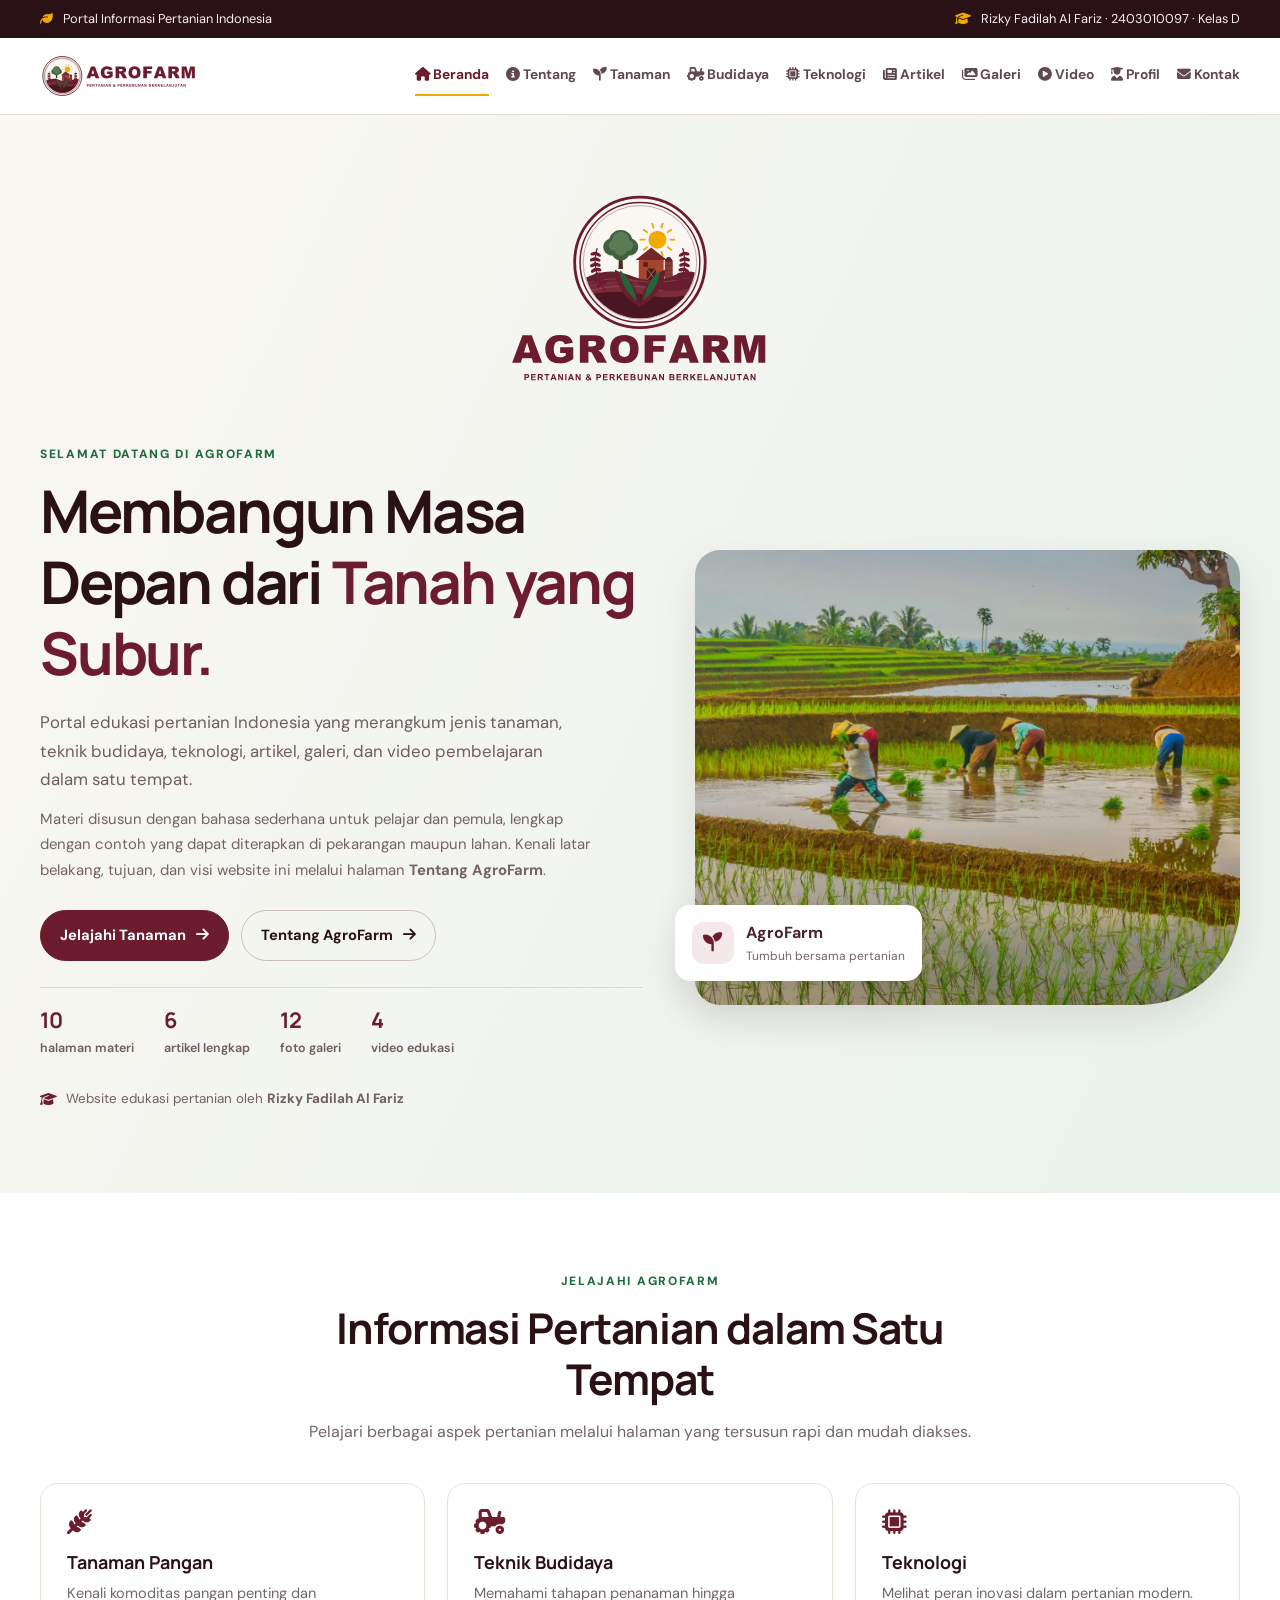
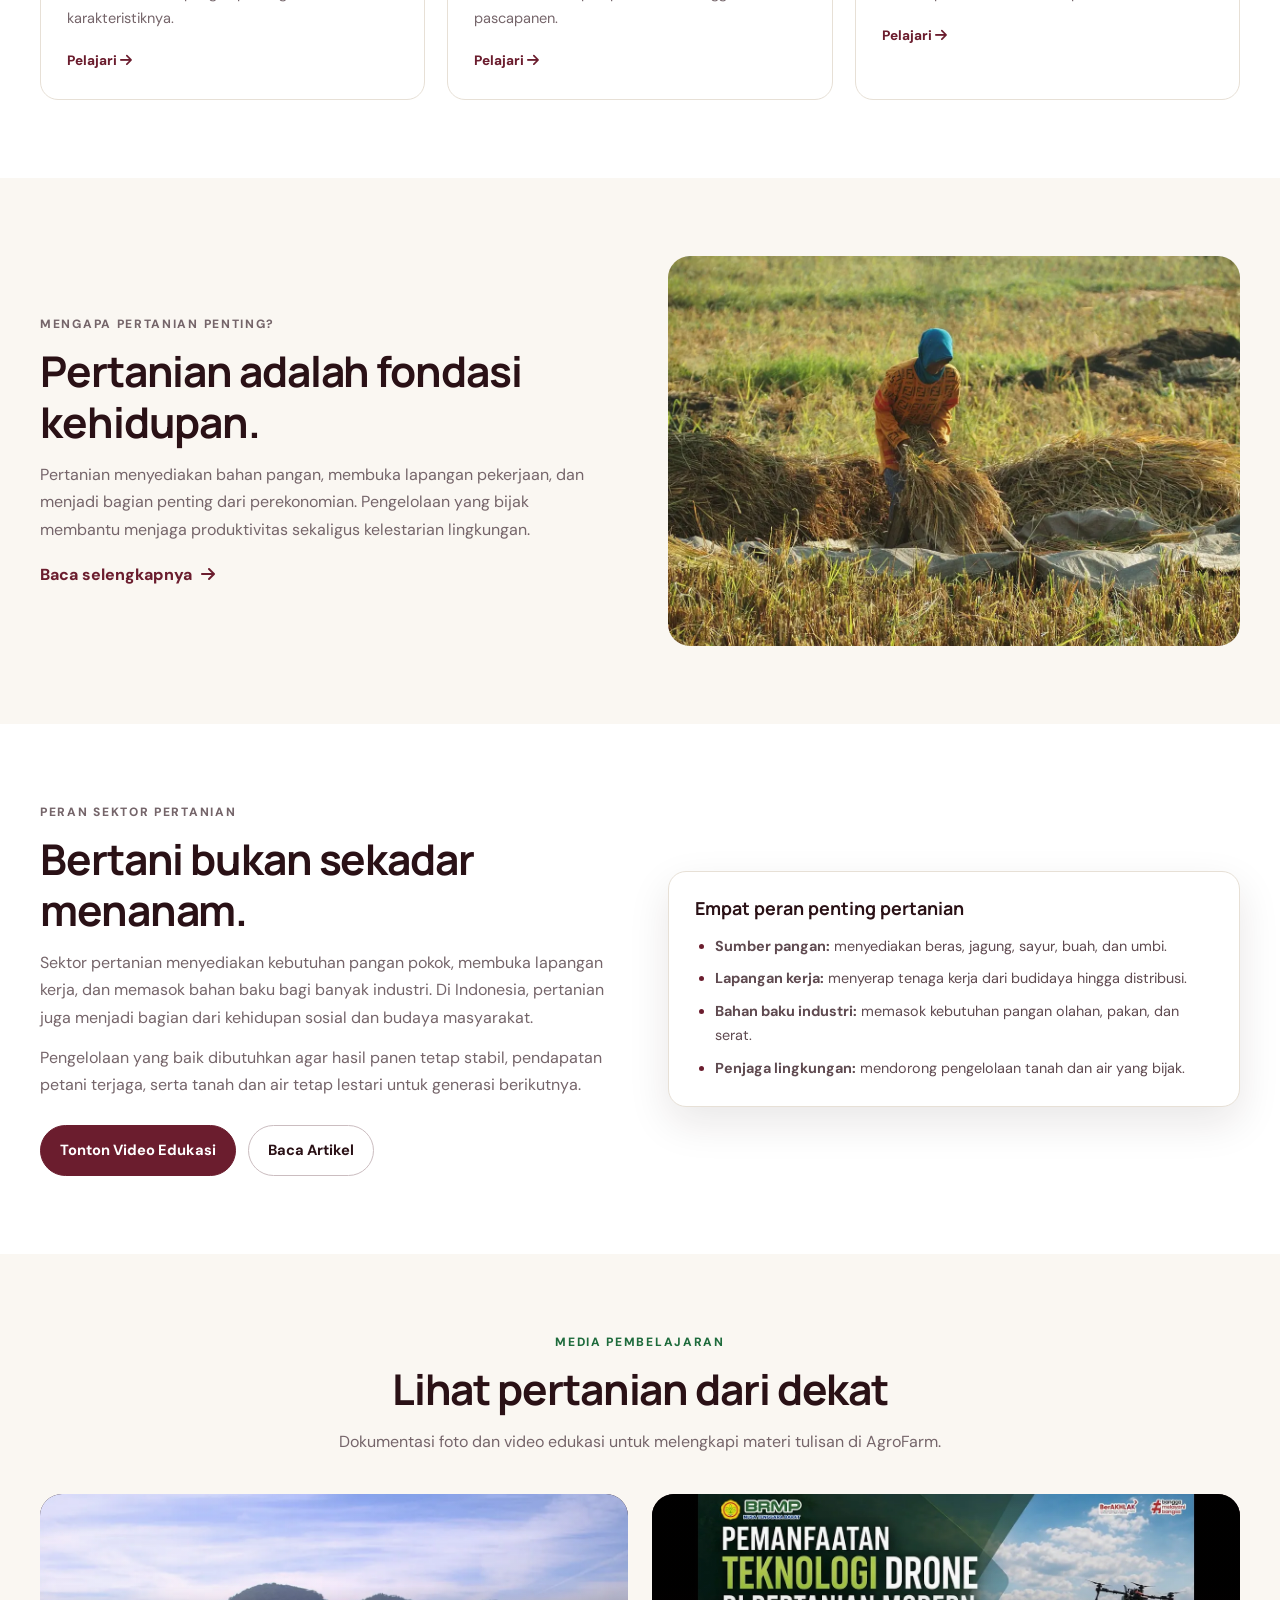
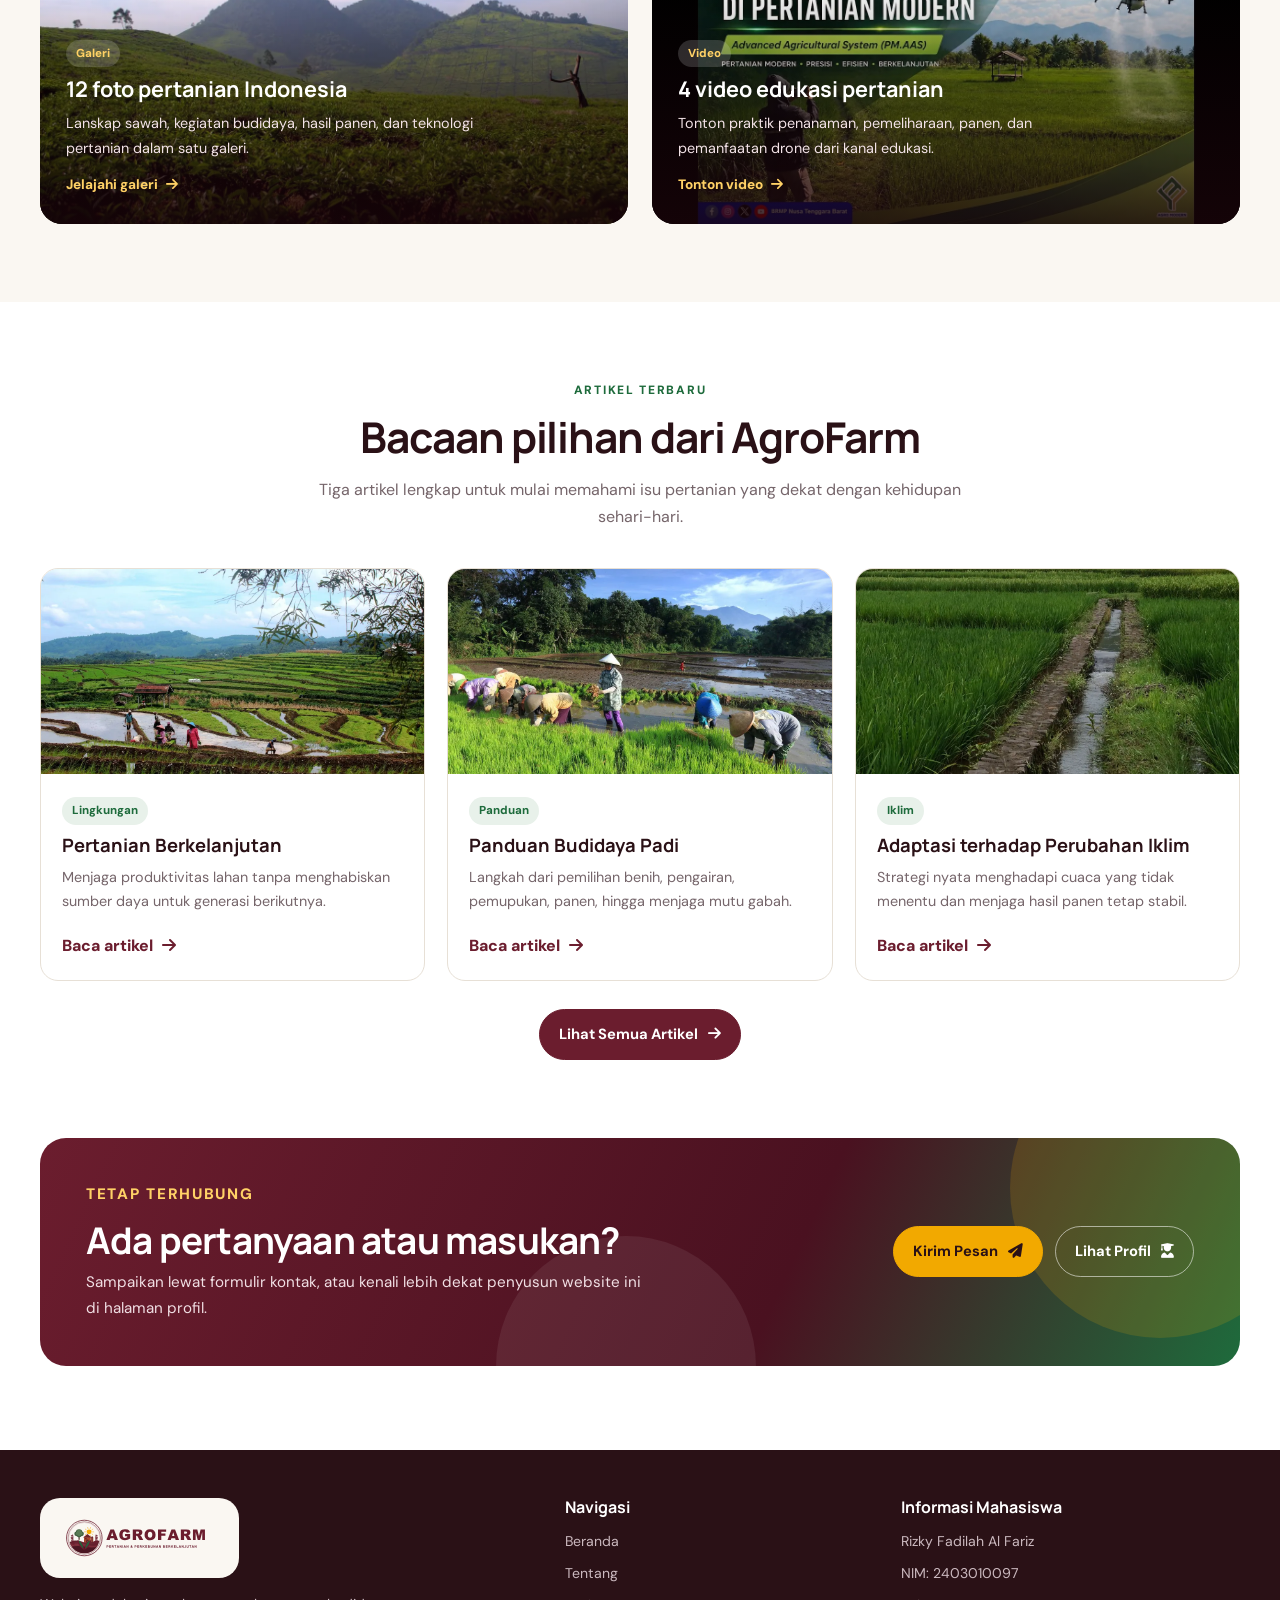
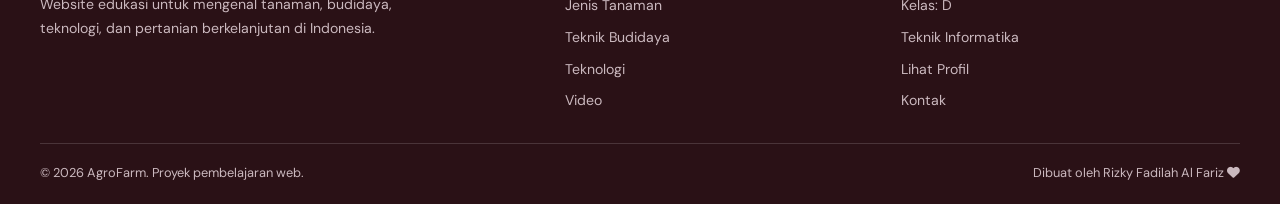
<file: index.html>
<!DOCTYPE html>
<html lang="id">
<head>
  <meta charset="UTF-8">
  <meta name="viewport" content="width=device-width, initial-scale=1.0">
  <meta name="description" content="AgroFarm - portal edukasi pertanian Indonesia: jenis tanaman, teknik budidaya, teknologi, artikel, galeri, dan video. Disusun oleh Rizky Fadilah Al Fariz, NIM 2403010097, Kelas D.">
  <meta name="author" content="Rizky Fadilah Al Fariz">
  <title>Beranda | AgroFarm - Rizky Fadilah Al Fariz</title>
  <link rel="preconnect" href="https://fonts.googleapis.com">
  <link rel="preconnect" href="https://fonts.gstatic.com" crossorigin>
  <link href="https://fonts.googleapis.com/css2?family=DM+Sans:wght@400;500;600;700;800&family=Manrope:wght@400;500;600;700;800&display=swap" rel="stylesheet">
  <link rel="stylesheet" href="https://cdnjs.cloudflare.com/ajax/libs/font-awesome/6.5.2/css/all.min.css">
  <link rel="icon" type="image/svg+xml" href="assets/images/logo/agrofarm-icon.svg">
  <link rel="icon" type="image/png" sizes="32x32" href="assets/images/logo/favicon-32.png">
  <link rel="apple-touch-icon" sizes="180x180" href="assets/images/logo/apple-touch-icon.png">
  <link rel="stylesheet" href="assets/rizky_style.css">
  <meta property="og:type" content="website">
  <meta property="og:site_name" content="AgroFarm">
  <meta property="og:title" content="Beranda | AgroFarm - Rizky Fadilah Al Fariz">
  <meta property="og:description" content="Portal edukasi pertanian Indonesia: tanaman, budidaya, teknologi, artikel, galeri, dan video. Disusun oleh Rizky Fadilah Al Fariz, NIM 2403010097, Kelas D.">
  <meta property="og:image" content="assets/images/logo/og-agrofarm.png">
  <meta property="og:image:width" content="1200">
  <meta property="og:image:height" content="630">
  <meta property="og:image:alt" content="Logo AgroFarm – Pertanian &amp; Perkebunan Berkelanjutan">
  <meta name="twitter:card" content="summary_large_image">
  <meta name="twitter:title" content="Beranda | AgroFarm - Rizky Fadilah Al Fariz">
  <meta name="twitter:description" content="Portal edukasi pertanian Indonesia: tanaman, budidaya, teknologi, artikel, galeri, dan video. Disusun oleh Rizky Fadilah Al Fariz, NIM 2403010097, Kelas D.">
  <meta name="twitter:image" content="assets/images/logo/og-agrofarm.png">
</head>
<body>
  <div class="rizky_topbar"><div class="rizky_container"><span><i class="fa-solid fa-leaf"></i> Portal Informasi Pertanian Indonesia</span><span><i class="fa-solid fa-graduation-cap"></i> Rizky Fadilah Al Fariz · 2403010097 · Kelas D</span></div></div>
  <header class="rizky_header"><nav class="rizky_container rizky_nav">
    <a class="rizky_brand rizky_brand_logo" href="index.html" aria-label="AgroFarm – kembali ke beranda">
      <img class="rizky_logo_horizontal" src="assets/images/logo/agrofarm-horizontal.svg" alt="AgroFarm – Pertanian &amp; Perkebunan Berkelanjutan" width="166" height="44">
      <img class="rizky_logo_icon" src="assets/images/logo/agrofarm-icon.svg" alt="AgroFarm" width="36" height="36">
    </a>
    <button class="rizky_menu_toggle" id="rizky_menu_toggle" aria-label="Buka menu navigasi" aria-controls="rizky_nav_links" aria-expanded="false"><i class="fa-solid fa-bars"></i></button>
    <div class="rizky_nav_links" id="rizky_nav_links"><a href="index.html" class="rizky_active" aria-current="page"><i class="fa-solid fa-house"></i> Beranda</a>
<a href="tentang.html"><i class="fa-solid fa-circle-info"></i> Tentang</a>
<a href="tanaman.html"><i class="fa-solid fa-seedling"></i> Tanaman</a>
<a href="budidaya.html"><i class="fa-solid fa-tractor"></i> Budidaya</a>
<a href="teknologi.html"><i class="fa-solid fa-microchip"></i> Teknologi</a>
<a href="artikel.html"><i class="fa-solid fa-newspaper"></i> Artikel</a>
<a href="galeri.html"><i class="fa-solid fa-images"></i> Galeri</a>
<a href="video.html"><i class="fa-solid fa-circle-play"></i> Video</a>
<a href="profil.html"><i class="fa-solid fa-user-graduate"></i> Profil</a>
<a href="kontak.html"><i class="fa-solid fa-envelope"></i> Kontak</a></div>
  </nav></header>
  <main>
<section class="rizky_hero"><div class="rizky_container rizky_hero_grid"><img class="rizky_hero_logo" src="assets/images/logo/agrofarm-stacked.svg" alt="Logo AgroFarm – Pertanian &amp; Perkebunan Berkelanjutan" width="280" height="201"><div class="rizky_hero_copy"><p class="rizky_kicker">Selamat datang di AgroFarm</p><h1>Membangun Masa Depan dari <span>Tanah yang Subur.</span></h1><p class="rizky_lead">Portal edukasi pertanian Indonesia yang merangkum jenis tanaman, teknik budidaya, teknologi, artikel, galeri, dan video pembelajaran dalam satu tempat.</p><p class="rizky_hero_intro">Materi disusun dengan bahasa sederhana untuk pelajar dan pemula, lengkap dengan contoh yang dapat diterapkan di pekarangan maupun lahan. Kenali latar belakang, tujuan, dan visi website ini melalui halaman <strong>Tentang AgroFarm</strong>.</p><div class="rizky_actions"><a class="rizky_button" href="tanaman.html">Jelajahi Tanaman <i class="fa-solid fa-arrow-right"></i></a><a class="rizky_button rizky_button_light" href="tentang.html">Tentang AgroFarm <i class="fa-solid fa-arrow-right"></i></a></div><div class="rizky_hero_stats"><div class="rizky_hero_stat"><strong>10</strong><span>halaman materi</span></div><div class="rizky_hero_stat"><strong>6</strong><span>artikel lengkap</span></div><div class="rizky_hero_stat"><strong>12</strong><span>foto galeri</span></div><div class="rizky_hero_stat"><strong>4</strong><span>video edukasi</span></div></div><div class="rizky_student_note"><i class="fa-solid fa-graduation-cap"></i><span>Website edukasi pertanian oleh <strong>Rizky Fadilah Al Fariz</strong></span></div></div><div class="rizky_hero_visual"><img src="assets/images/galeri/hero-sawah-terasering.webp" alt="Sawah terasering hijau di Bengkulu dengan petani yang bekerja di antara petak" width="1920" height="1080" fetchpriority="high"><div class="rizky_float_card"><i class="fa-solid fa-seedling"></i><span><strong>AgroFarm</strong><small>Tumbuh bersama pertanian</small></span></div></div></div></section>
<section class="rizky_section"><div class="rizky_container"><div class="rizky_section_head"><p class="rizky_kicker">Jelajahi AgroFarm</p><h2>Informasi Pertanian dalam Satu Tempat</h2><p>Pelajari berbagai aspek pertanian melalui halaman yang tersusun rapi dan mudah diakses.</p></div><div class="rizky_grid rizky_grid_3"><a class="rizky_feature_card" href="tanaman.html"><i class="fa-solid fa-wheat-awn"></i><h3>Tanaman Pangan</h3><p>Kenali komoditas pangan penting dan karakteristiknya.</p><span>Pelajari <i class="fa-solid fa-arrow-right"></i></span></a><a class="rizky_feature_card" href="budidaya.html"><i class="fa-solid fa-tractor"></i><h3>Teknik Budidaya</h3><p>Memahami tahapan penanaman hingga pascapanen.</p><span>Pelajari <i class="fa-solid fa-arrow-right"></i></span></a><a class="rizky_feature_card" href="teknologi.html"><i class="fa-solid fa-microchip"></i><h3>Teknologi</h3><p>Melihat peran inovasi dalam pertanian modern.</p><span>Pelajari <i class="fa-solid fa-arrow-right"></i></span></a></div></div></section>
<section class="rizky_section rizky_section_soft"><div class="rizky_container rizky_split"><div><p class="rizky_kicker">Mengapa pertanian penting?</p><h2>Pertanian adalah fondasi kehidupan.</h2><p>Pertanian menyediakan bahan pangan, membuka lapangan pekerjaan, dan menjadi bagian penting dari perekonomian. Pengelolaan yang bijak membantu menjaga produktivitas sekaligus kelestarian lingkungan.</p><a class="rizky_text_link" href="tentang.html">Baca selengkapnya <i class="fa-solid fa-arrow-right"></i></a></div><img class="rizky_split_image" src="assets/images/galeri/panen-padi-jawa-barat.webp" alt="Petani memanen padi di sawah Jawa Barat" width="1200" height="900" loading="lazy" decoding="async"></div></section><section class="rizky_section"><div class="rizky_container rizky_split"><div><p class="rizky_kicker">Peran sektor pertanian</p><h2>Bertani bukan sekadar menanam.</h2><p>Sektor pertanian menyediakan kebutuhan pangan pokok, membuka lapangan kerja, dan memasok bahan baku bagi banyak industri. Di Indonesia, pertanian juga menjadi bagian dari kehidupan sosial dan budaya masyarakat.</p><p>Pengelolaan yang baik dibutuhkan agar hasil panen tetap stabil, pendapatan petani terjaga, serta tanah dan air tetap lestari untuk generasi berikutnya.</p><div class="rizky_actions"><a class="rizky_button" href="video.html">Tonton Video Edukasi</a><a class="rizky_button rizky_button_light" href="artikel.html">Baca Artikel</a></div></div><div class="rizky_panel"><h3>Empat peran penting pertanian</h3><ul class="rizky_list"><li><strong>Sumber pangan:</strong> menyediakan beras, jagung, sayur, buah, dan umbi.</li><li><strong>Lapangan kerja:</strong> menyerap tenaga kerja dari budidaya hingga distribusi.</li><li><strong>Bahan baku industri:</strong> memasok kebutuhan pangan olahan, pakan, dan serat.</li><li><strong>Penjaga lingkungan:</strong> mendorong pengelolaan tanah dan air yang bijak.</li></ul></div></div></section>
<section class="rizky_section rizky_section_soft"><div class="rizky_container"><div class="rizky_section_head"><p class="rizky_kicker">Media pembelajaran</p><h2>Lihat pertanian dari dekat</h2><p>Dokumentasi foto dan video edukasi untuk melengkapi materi tulisan di AgroFarm.</p></div><div class="rizky_media_grid"><a class="rizky_media_card" href="galeri.html"><img src="assets/images/galeri/kebun-teh-jawa-barat.webp" alt="Kebun teh hijau di lereng perbukitan Jawa Barat" width="1200" height="900" loading="lazy" decoding="async"><div class="rizky_media_card_body"><span class="rizky_tag">Galeri</span><h3>12 foto pertanian Indonesia</h3><p>Lanskap sawah, kegiatan budidaya, hasil panen, dan teknologi pertanian dalam satu galeri.</p><span class="rizky_media_cta">Jelajahi galeri <i class="fa-solid fa-arrow-right"></i></span></div></a><a class="rizky_media_card" href="video.html"><img src="assets/images/video/drone-pertanian-modern.webp" alt="Drone pertanian menyemprot lahan dari udara" width="1280" height="720" loading="lazy" decoding="async"><div class="rizky_media_card_body"><span class="rizky_tag">Video</span><h3>4 video edukasi pertanian</h3><p>Tonton praktik penanaman, pemeliharaan, panen, dan pemanfaatan drone dari kanal edukasi.</p><span class="rizky_media_cta">Tonton video <i class="fa-solid fa-arrow-right"></i></span></div></a></div></div></section>
<section class="rizky_section"><div class="rizky_container"><div class="rizky_section_head"><p class="rizky_kicker">Artikel terbaru</p><h2>Bacaan pilihan dari AgroFarm</h2><p>Tiga artikel lengkap untuk mulai memahami isu pertanian yang dekat dengan kehidupan sehari-hari.</p></div><div class="rizky_grid rizky_grid_3">
<a class="rizky_article_card" href="artikel.html#rizky_artikel_berkelanjutan"><img src="assets/images/galeri/sawah-terasering-jawa-tengah.webp" alt="Sawah terasering hijau di Jawa Tengah" width="1200" height="900" loading="lazy" decoding="async"><div><span class="rizky_tag">Lingkungan</span><h3>Pertanian Berkelanjutan</h3><p>Menjaga produktivitas lahan tanpa menghabiskan sumber daya untuk generasi berikutnya.</p><span class="rizky_text_link">Baca artikel <i class="fa-solid fa-arrow-right"></i></span></div></a>
<a class="rizky_article_card" href="artikel.html#rizky_artikel_padi"><img src="assets/images/galeri/petani-menanam-padi-garut.webp" alt="Petani menanam bibit padi di sawah Garut" width="1200" height="900" loading="lazy" decoding="async"><div><span class="rizky_tag">Panduan</span><h3>Panduan Budidaya Padi</h3><p>Langkah dari pemilihan benih, pengairan, pemupukan, panen, hingga menjaga mutu gabah.</p><span class="rizky_text_link">Baca artikel <i class="fa-solid fa-arrow-right"></i></span></div></a>
<a class="rizky_article_card" href="artikel.html#rizky_artikel_iklim"><img src="assets/images/galeri/irigasi-sawah.webp" alt="Sawah dengan saluran irigasi yang mengalir" width="1200" height="900" loading="lazy" decoding="async"><div><span class="rizky_tag">Iklim</span><h3>Adaptasi terhadap Perubahan Iklim</h3><p>Strategi nyata menghadapi cuaca yang tidak menentu dan menjaga hasil panen tetap stabil.</p><span class="rizky_text_link">Baca artikel <i class="fa-solid fa-arrow-right"></i></span></div></a>
</div><div class="rizky_actions rizky_actions_center"><a class="rizky_button" href="artikel.html">Lihat Semua Artikel <i class="fa-solid fa-arrow-right"></i></a></div></div></section>
<section class="rizky_section rizky_section_cta"><div class="rizky_container"><div class="rizky_cta_band"><div><p class="rizky_kicker">Tetap terhubung</p><h2>Ada pertanyaan atau masukan?</h2><p>Sampaikan lewat formulir kontak, atau kenali lebih dekat penyusun website ini di halaman profil.</p></div><div class="rizky_cta_actions"><a class="rizky_button rizky_button_gold" href="kontak.html">Kirim Pesan <i class="fa-solid fa-paper-plane"></i></a><a class="rizky_button rizky_button_outline_light" href="profil.html">Lihat Profil <i class="fa-solid fa-user-graduate"></i></a></div></div></div></section>
</main>
  <footer class="rizky_footer"><div class="rizky_container"><div class="rizky_footer_grid">
    <div><a class="rizky_brand rizky_brand_logo rizky_footer_brand" href="index.html" aria-label="AgroFarm – kembali ke beranda"><span class="rizky_logo_panel"><img class="rizky_logo_horizontal" src="assets/images/logo/agrofarm-horizontal.svg" alt="AgroFarm – Pertanian &amp; Perkebunan Berkelanjutan" width="151" height="40"></span></a><p>Website edukasi untuk mengenal tanaman, budidaya, teknologi, dan pertanian berkelanjutan di Indonesia.</p></div>
    <div><h3>Navigasi</h3><div class="rizky_footer_links"><a href="index.html">Beranda</a><a href="tentang.html">Tentang</a><a href="tanaman.html">Jenis Tanaman</a><a href="budidaya.html">Teknik Budidaya</a><a href="teknologi.html">Teknologi</a><a href="video.html">Video</a></div></div>
    <div><h3>Informasi Mahasiswa</h3><div class="rizky_footer_links"><span>Rizky Fadilah Al Fariz</span><span>NIM: 2403010097</span><span>Kelas: D</span><span>Teknik Informatika</span><a href="profil.html">Lihat Profil</a><a href="kontak.html">Kontak</a></div></div>
  </div><div class="rizky_footer_bottom"><span>© <span id="rizky_year"></span> AgroFarm. Proyek pembelajaran web.</span><span>Dibuat oleh Rizky Fadilah Al Fariz <i class="fa-solid fa-heart"></i></span></div></div></footer>
  <button class="rizky_back_to_top" id="rizky_back_to_top" type="button" aria-label="Kembali ke atas"><i class="fa-solid fa-arrow-up"></i></button>
  <script src="assets/rizky_script.js"></script>
</body>
</html>
</file>
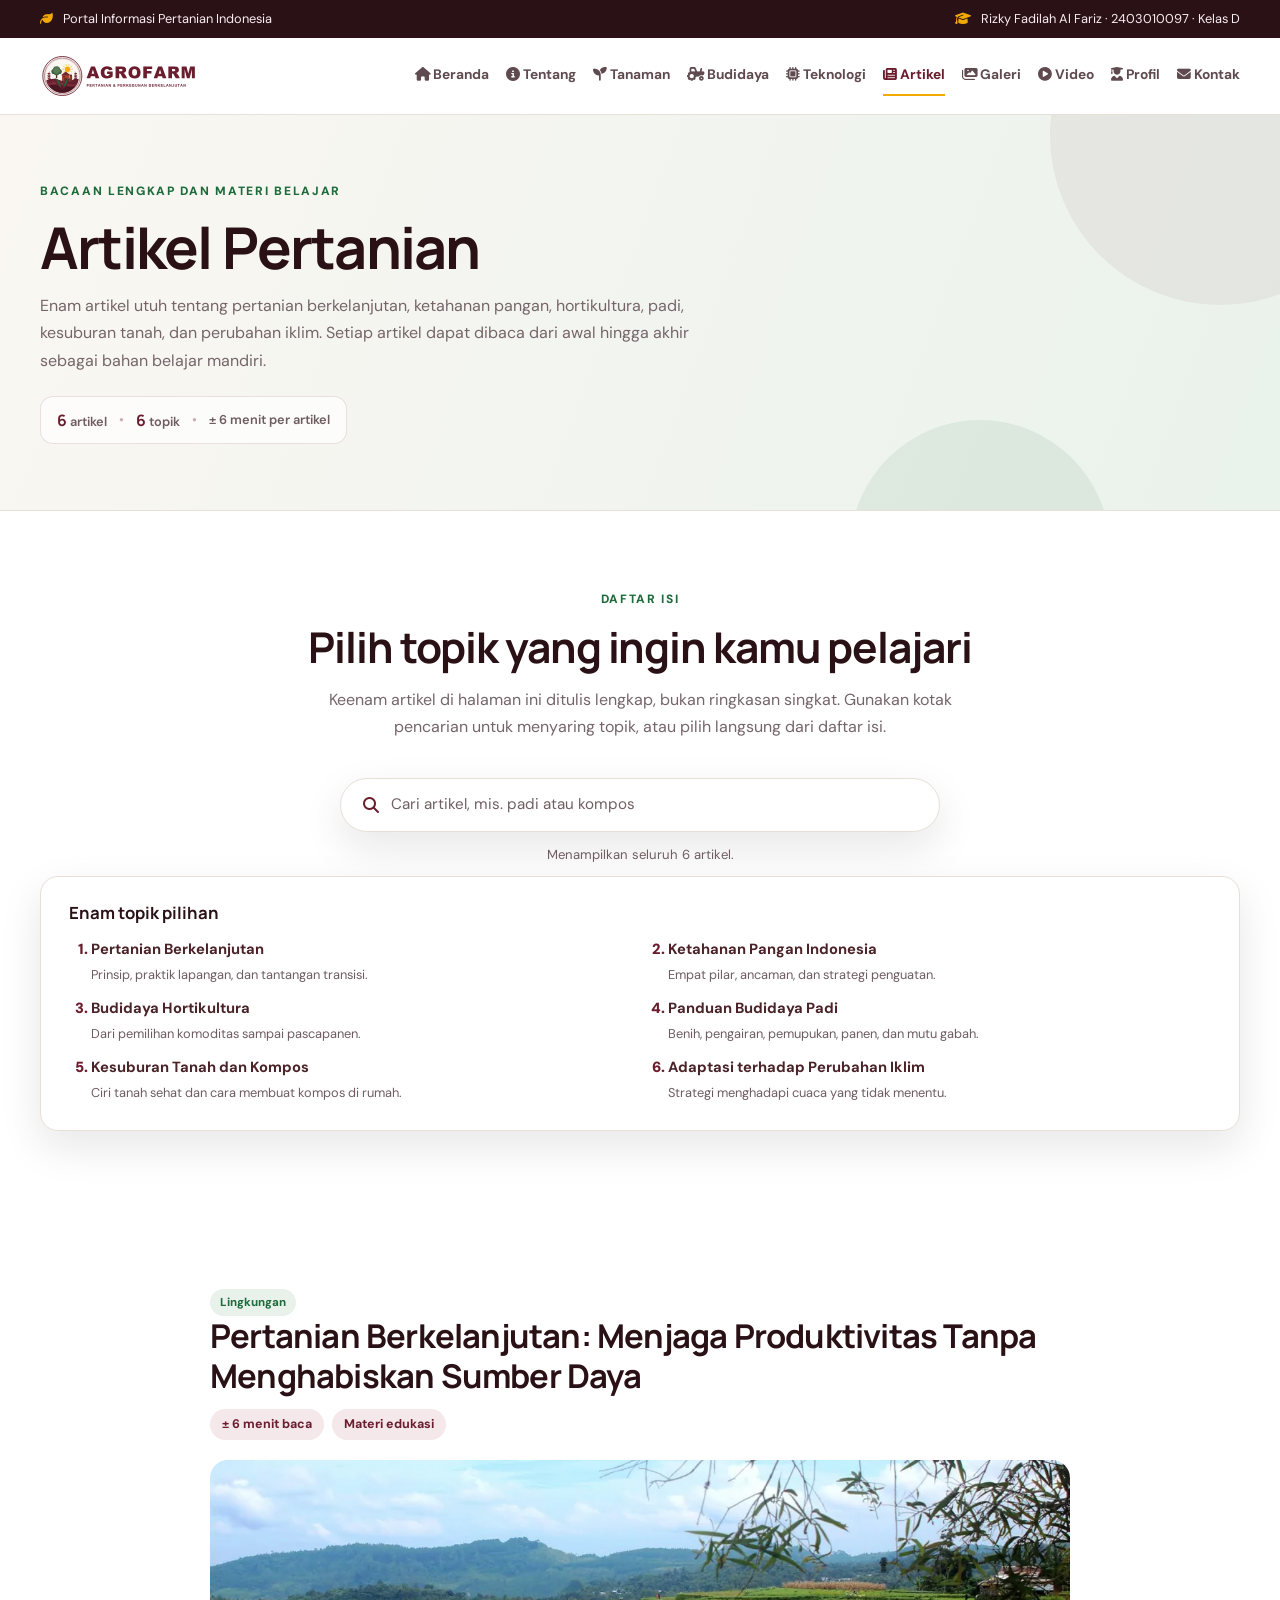
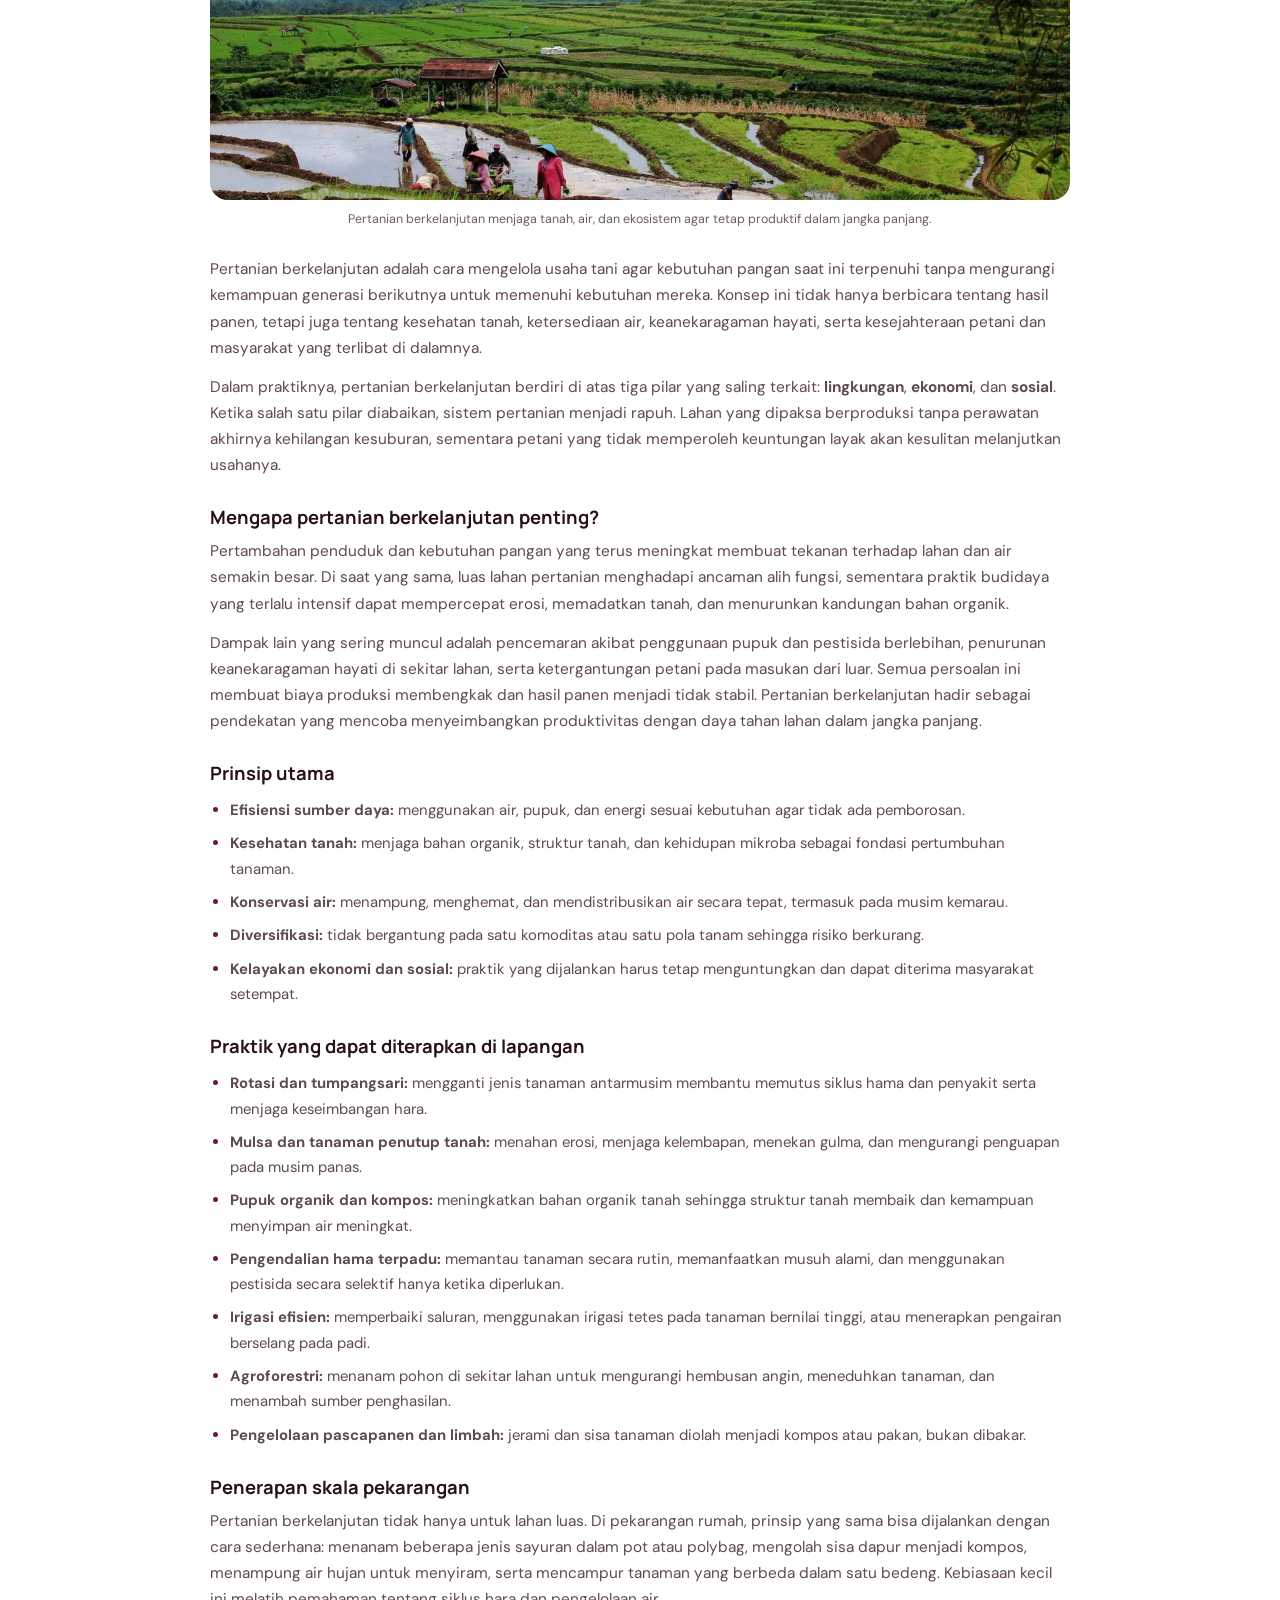
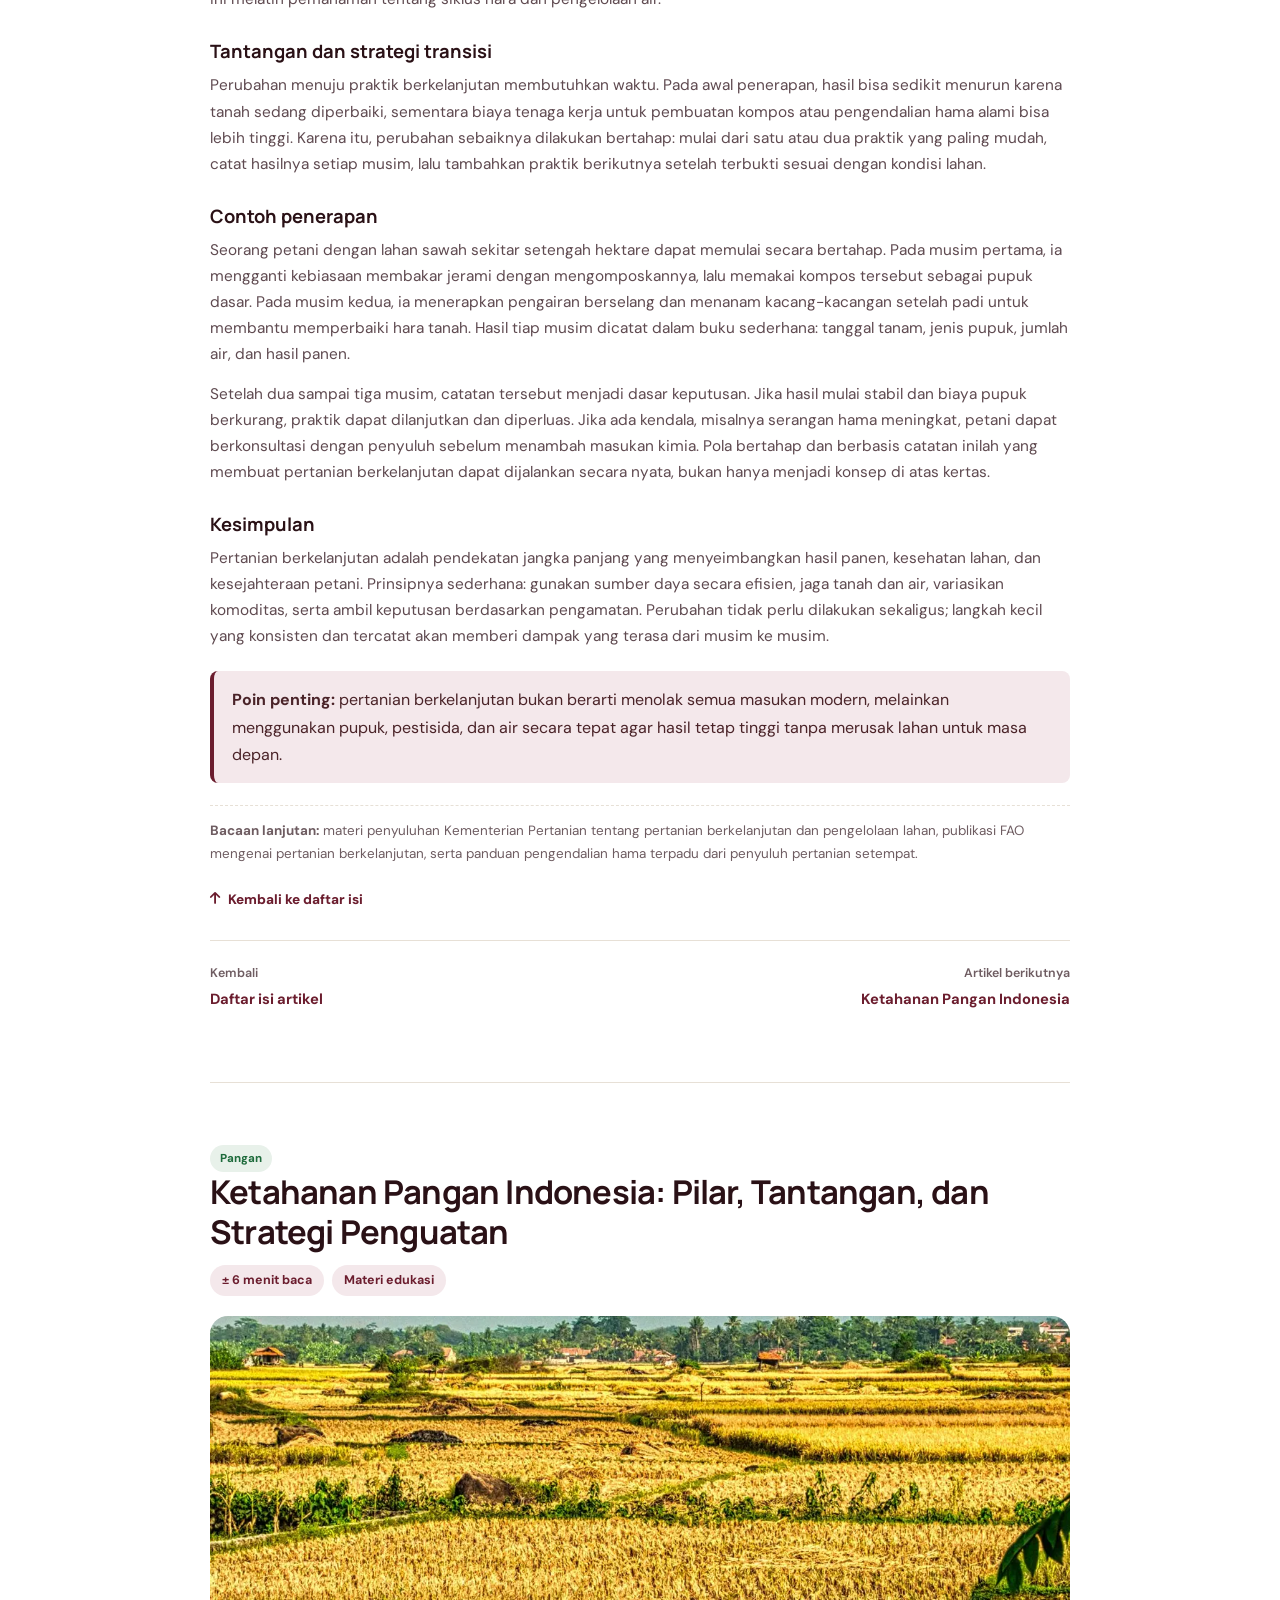
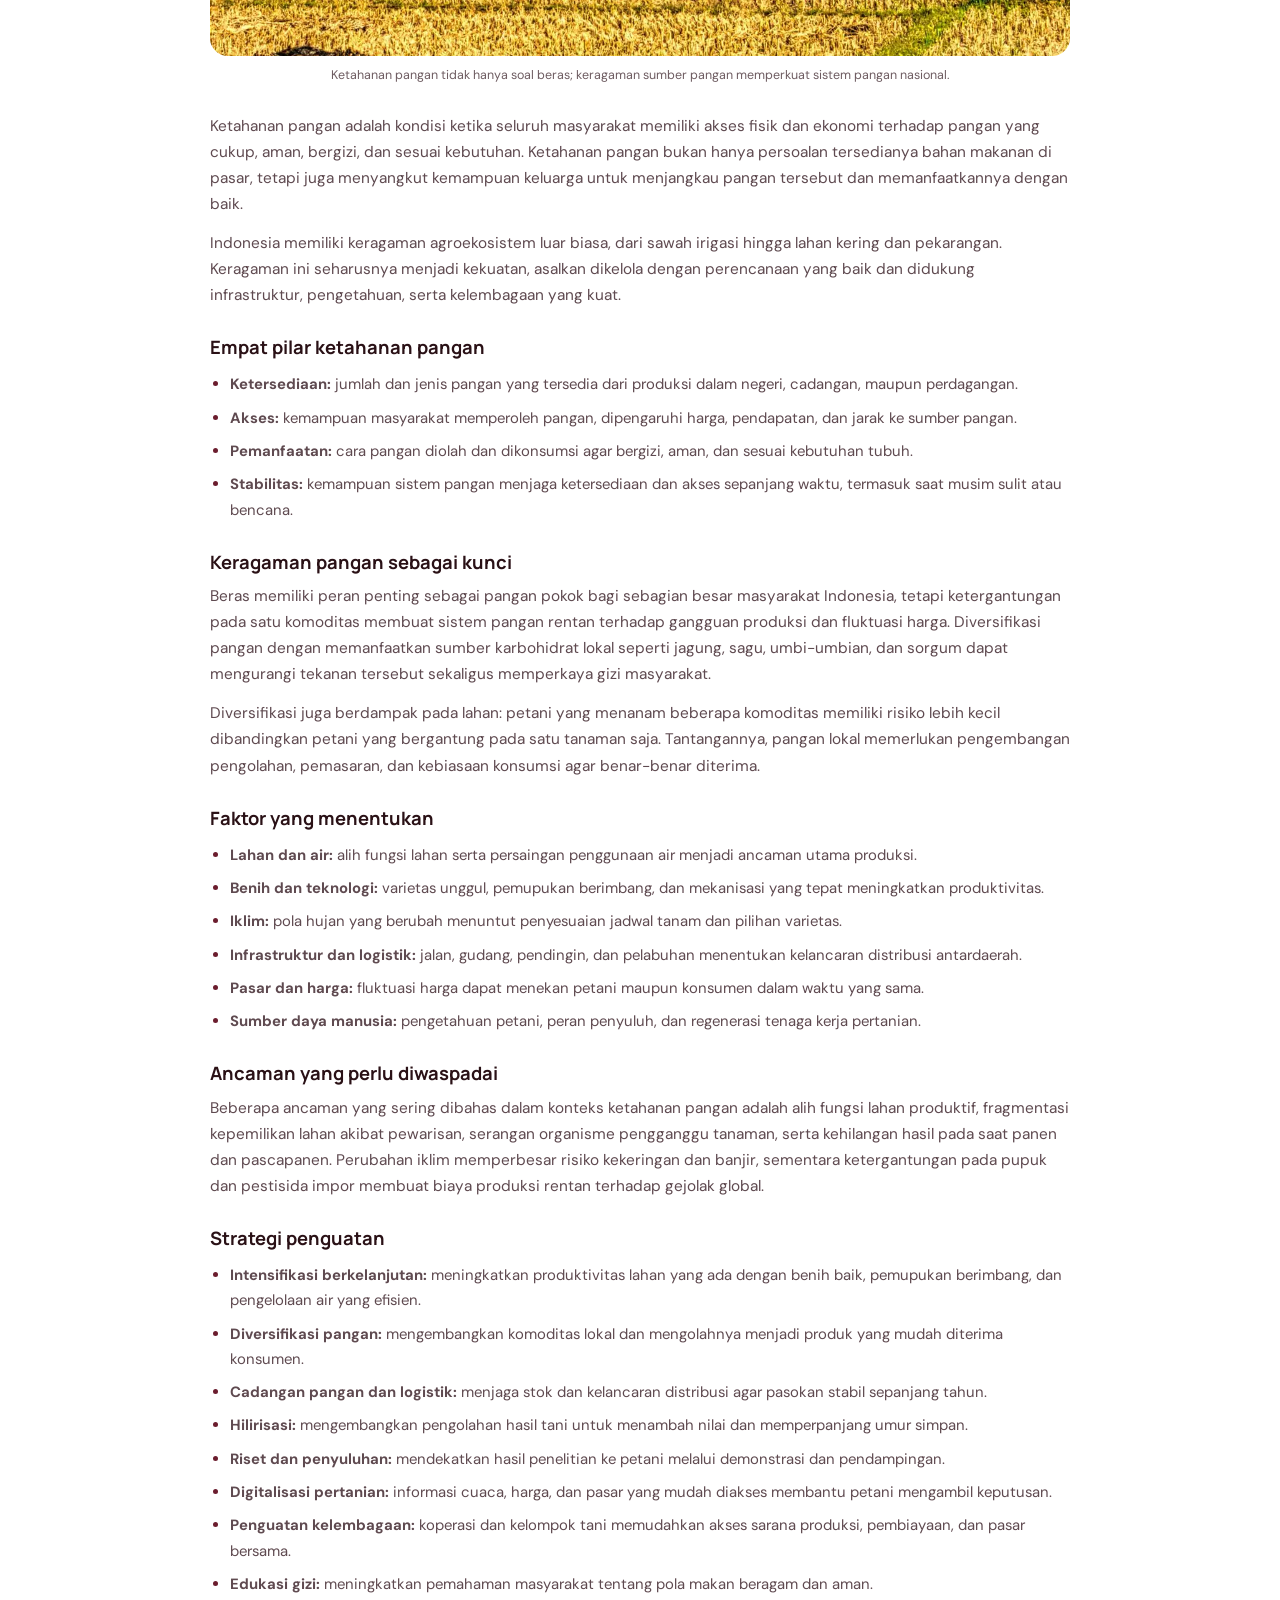
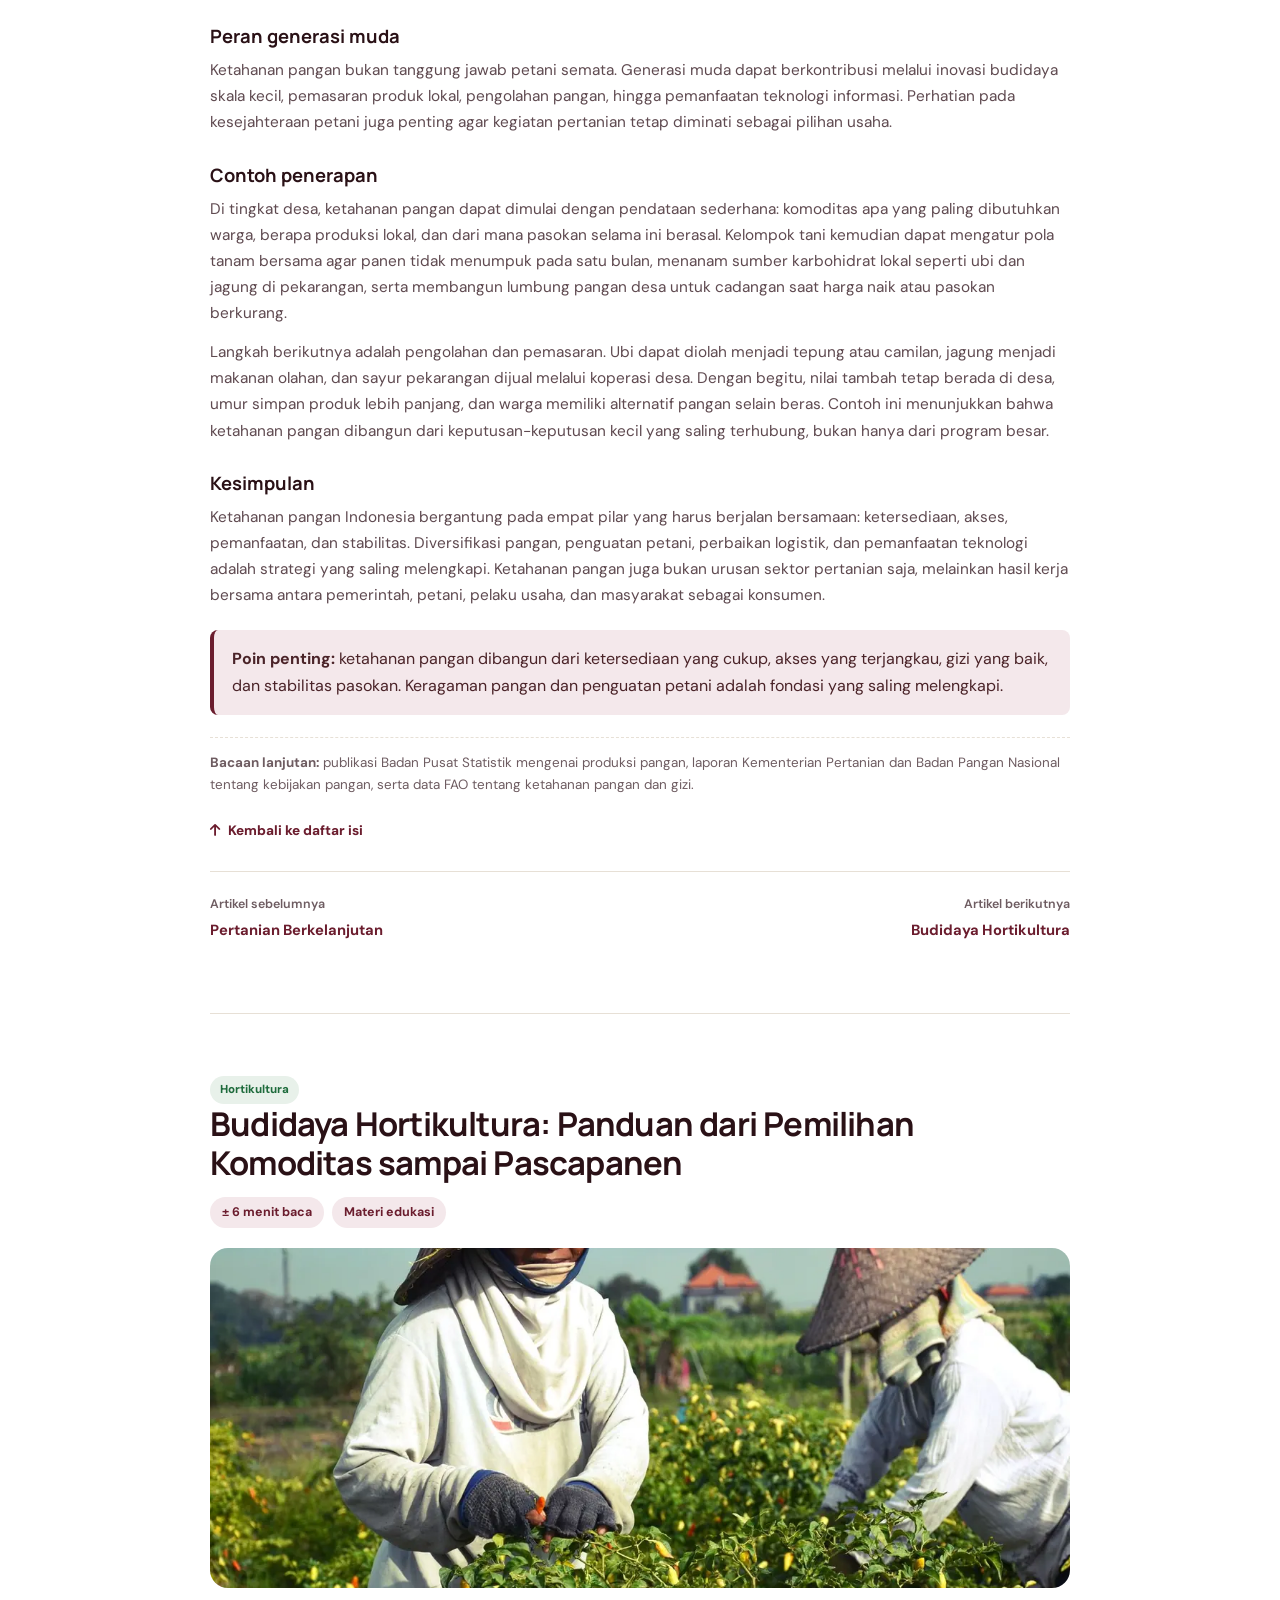
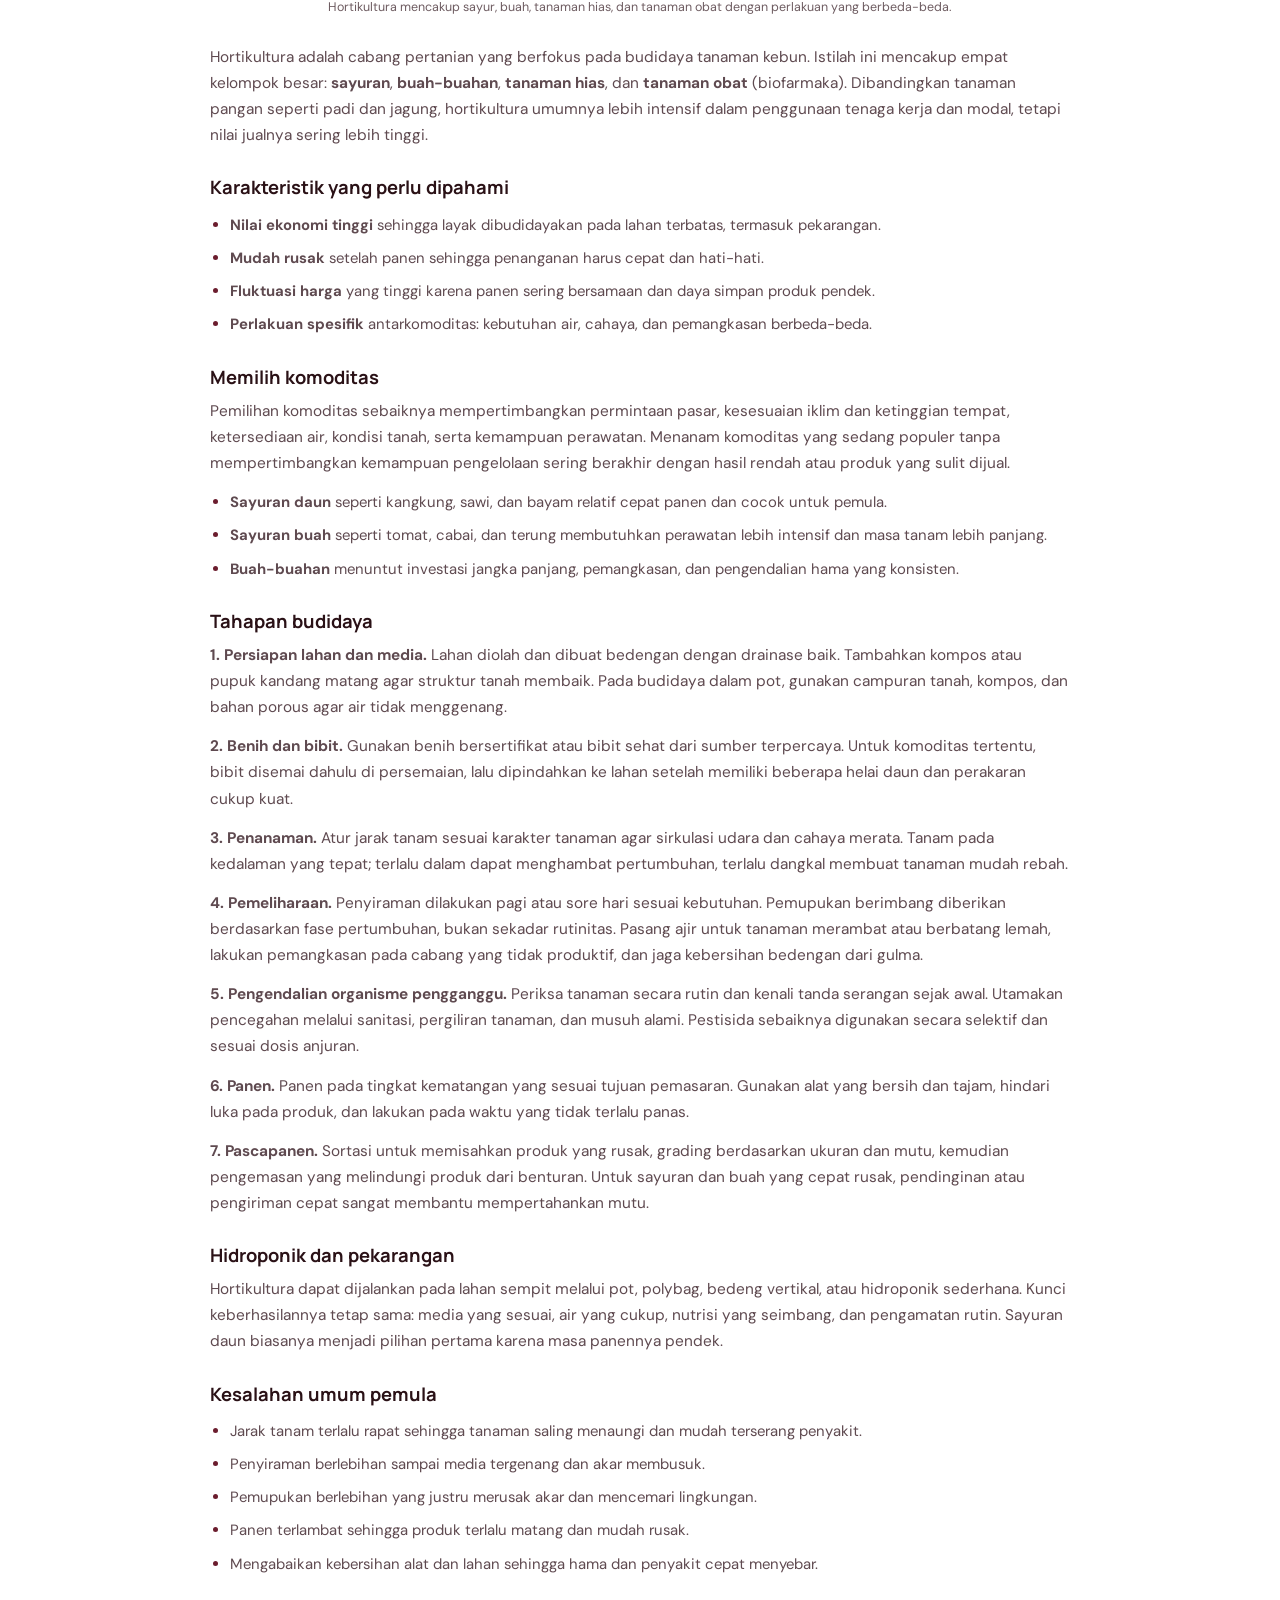
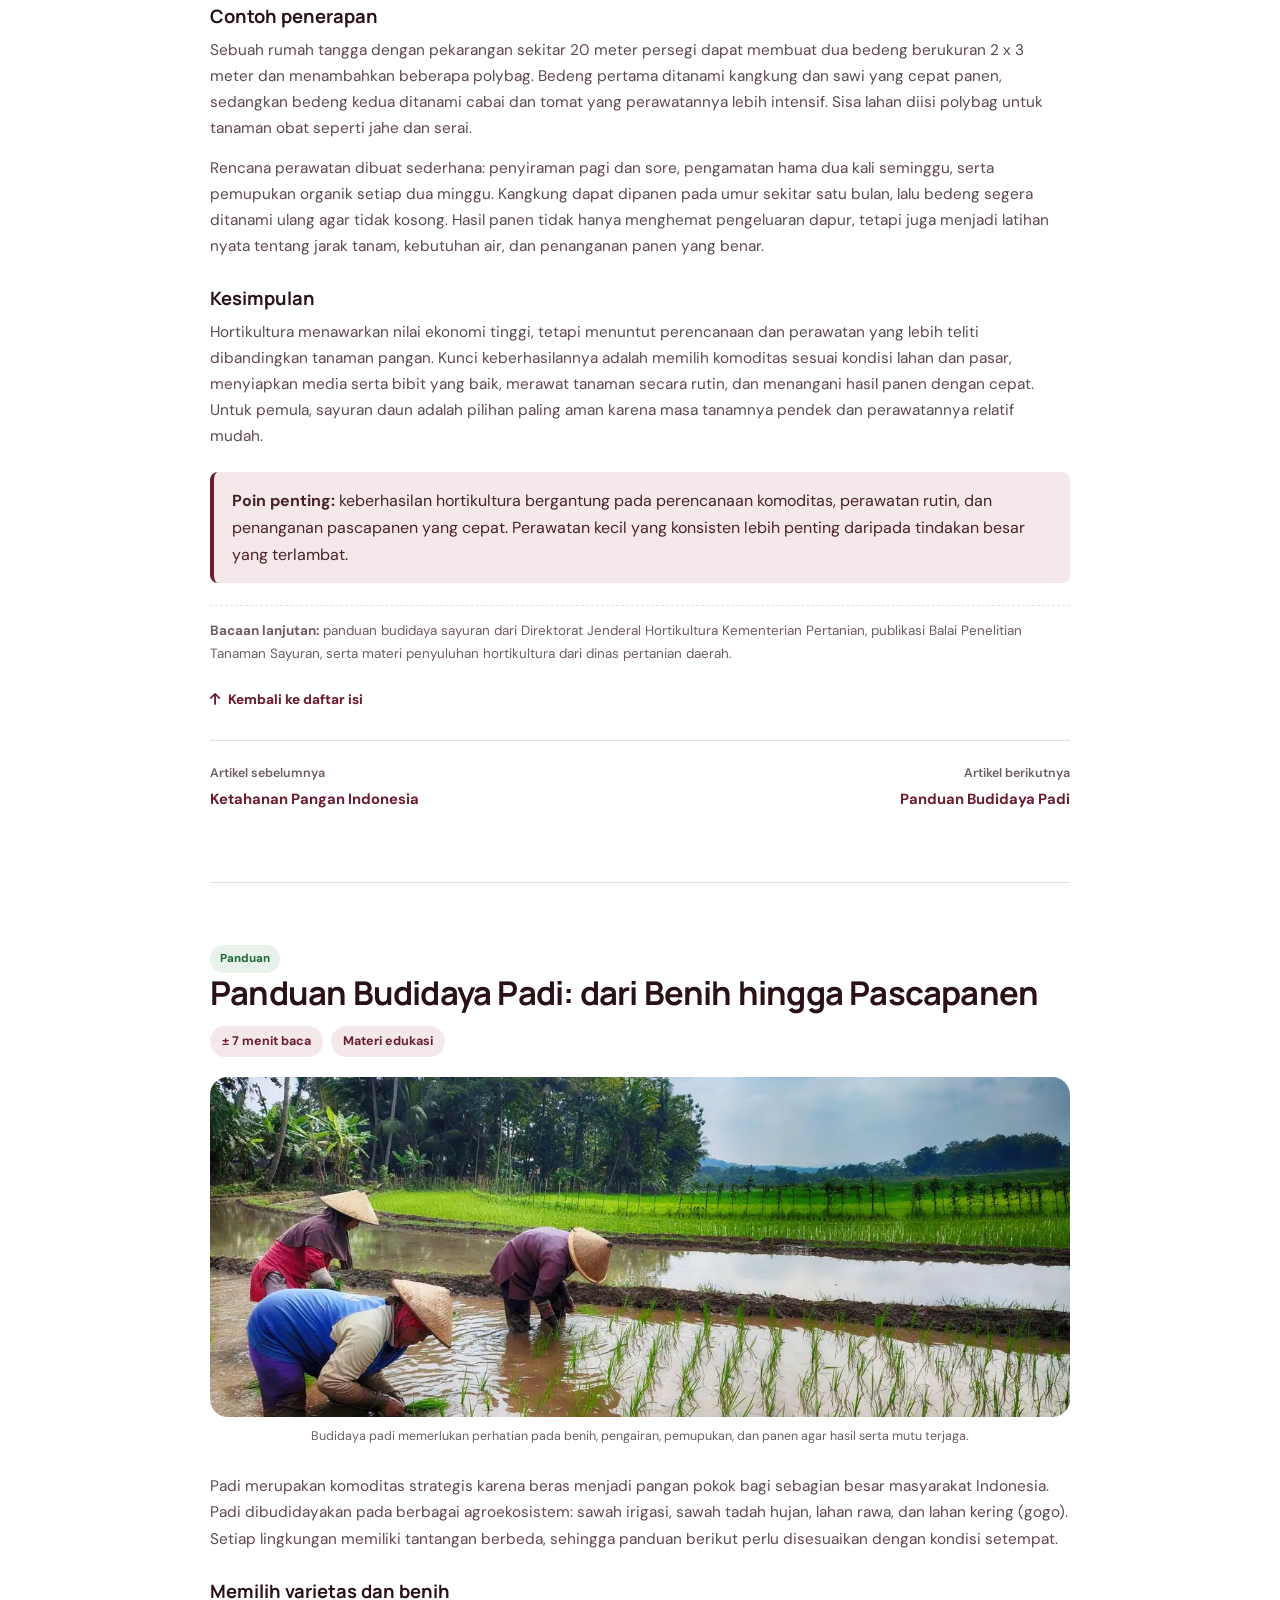
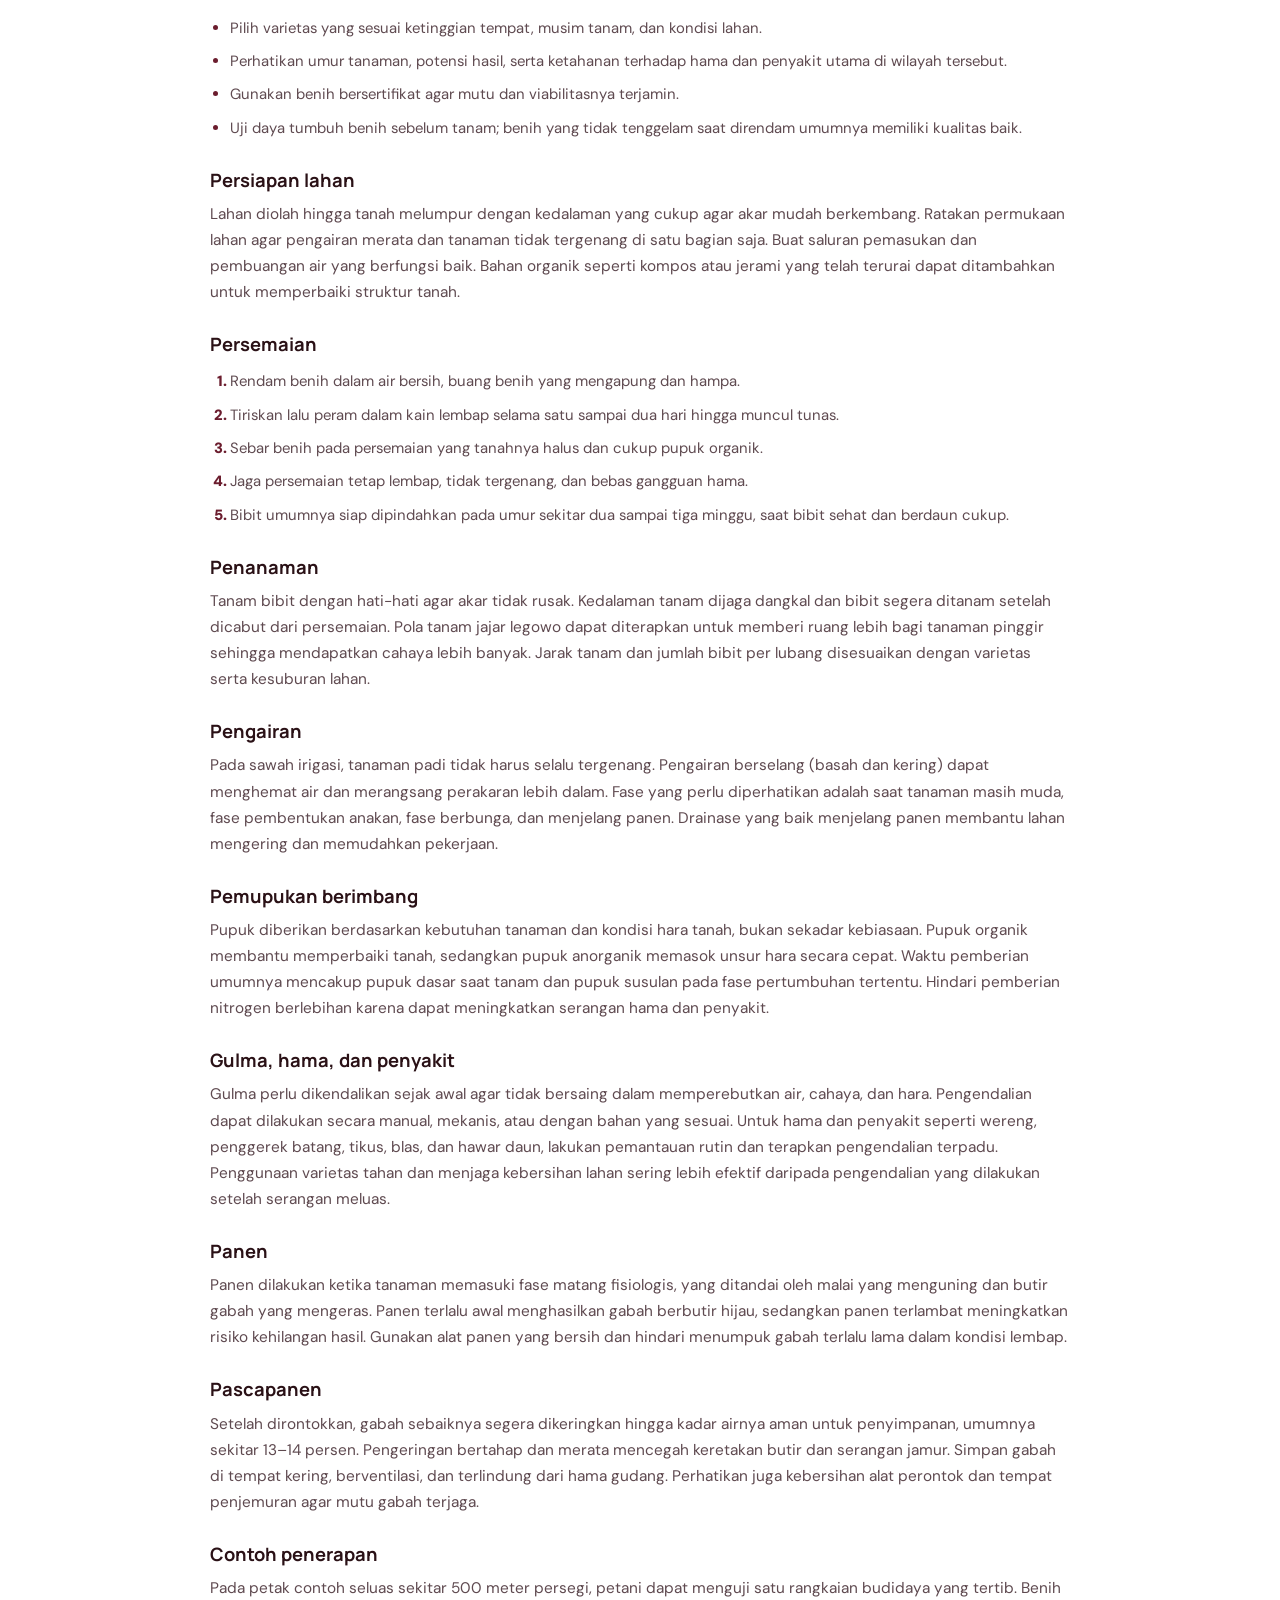
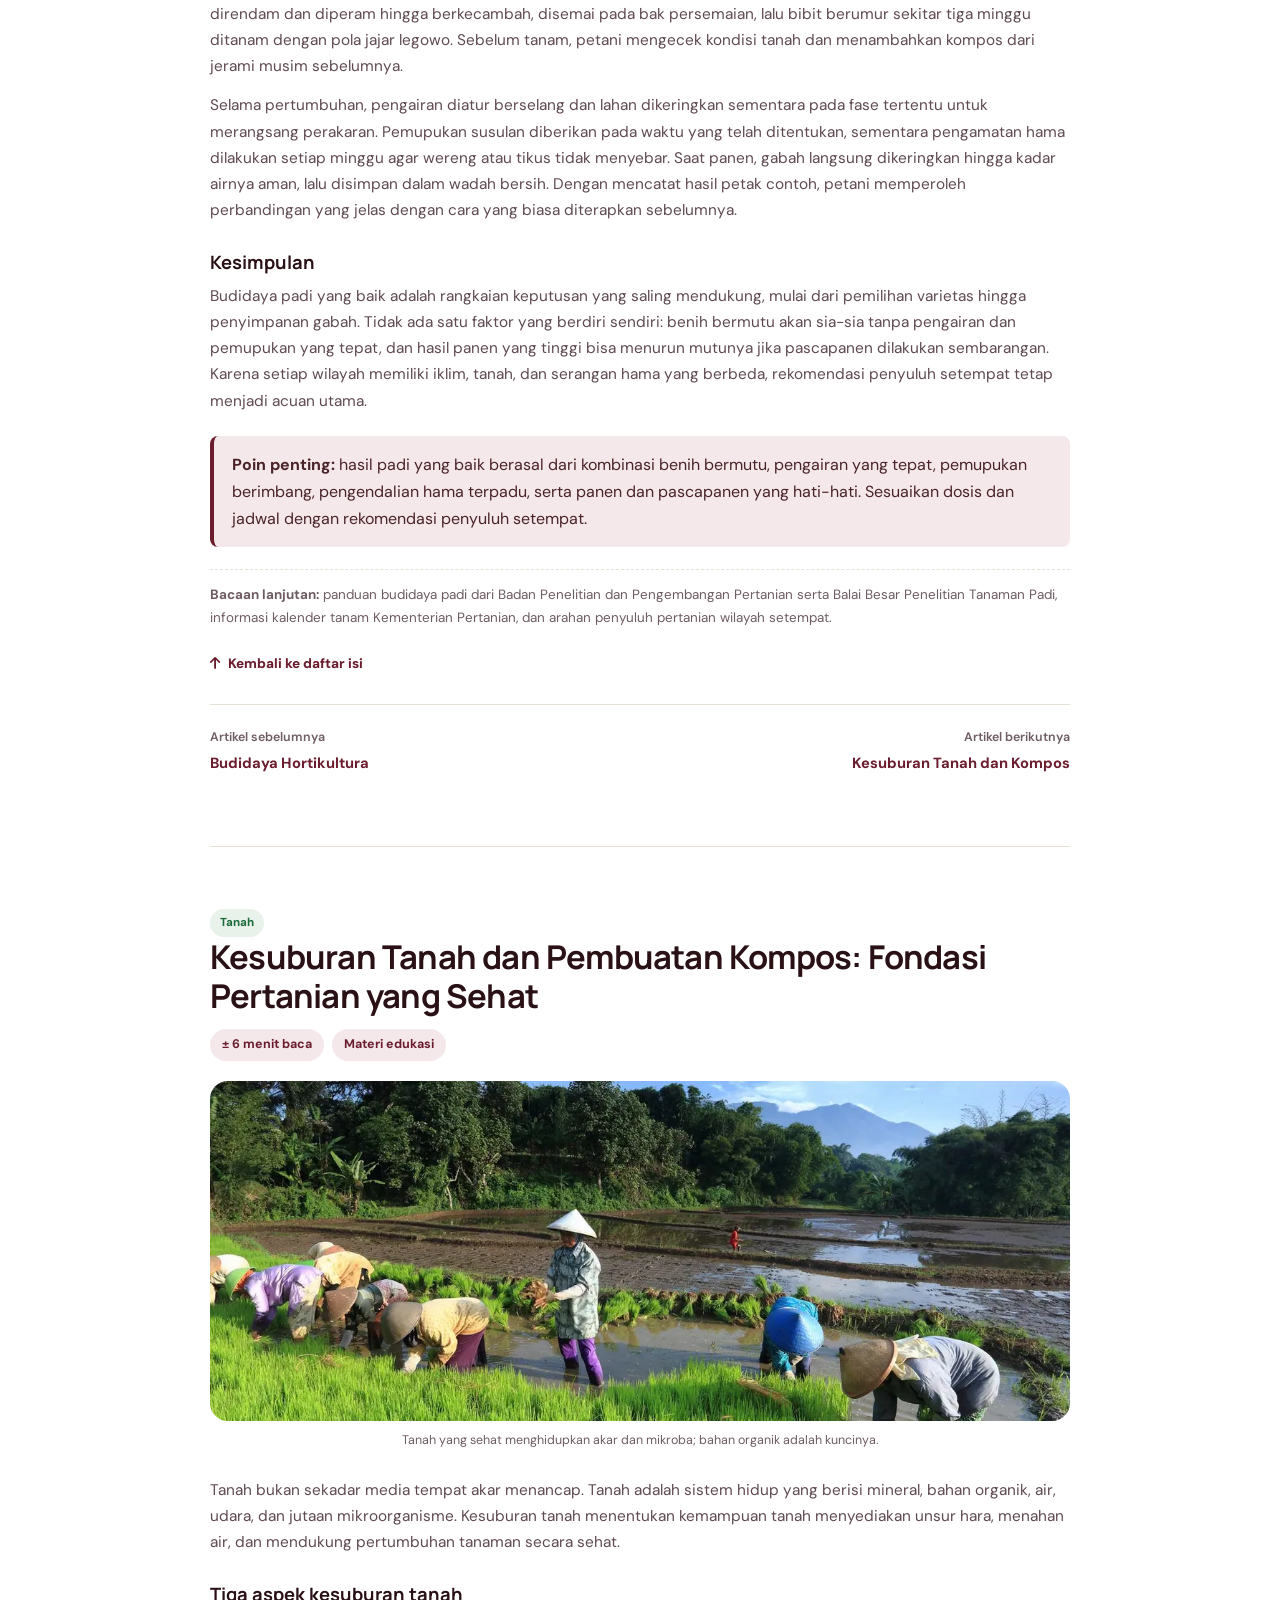
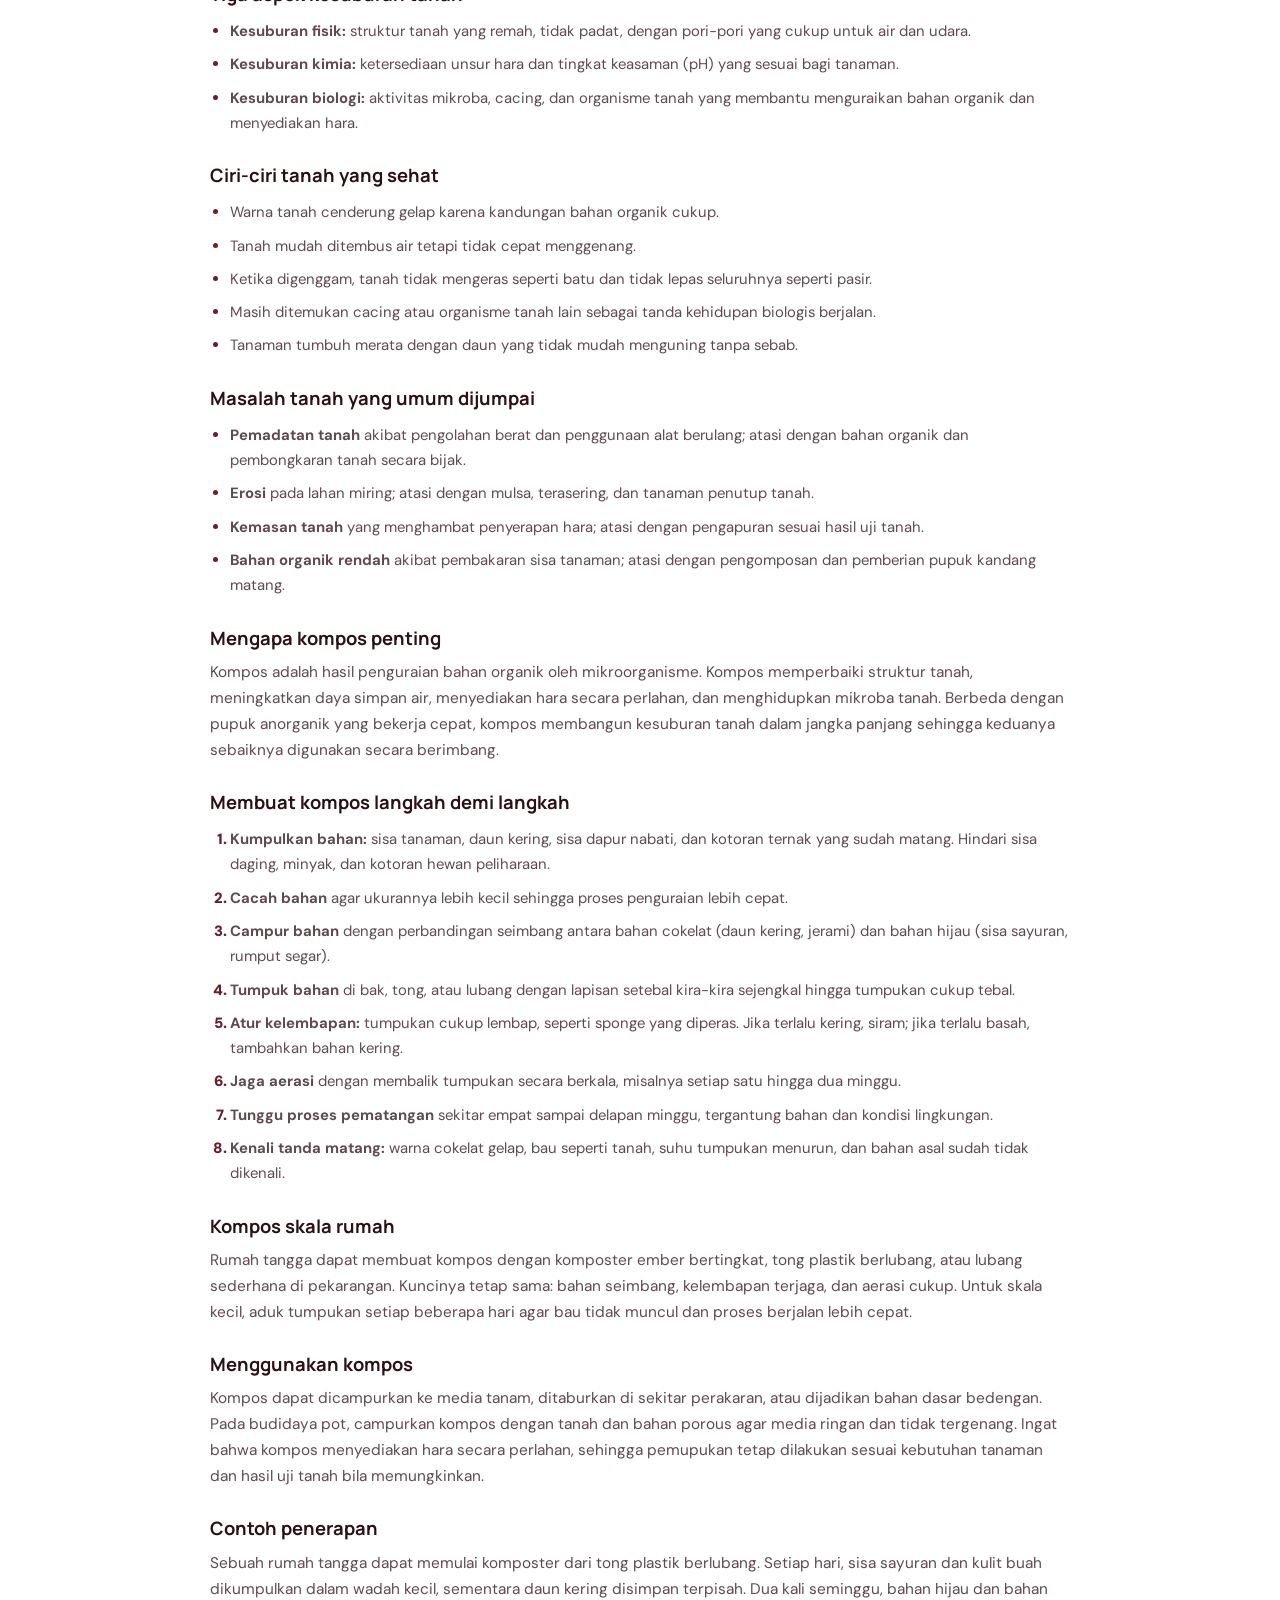
<file: artikel.html>
<!DOCTYPE html>
<html lang="id">
<head>
  <meta charset="UTF-8">
  <meta name="viewport" content="width=device-width, initial-scale=1.0">
  <meta name="description" content="Enam artikel lengkap pertanian: pertanian berkelanjutan, ketahanan pangan Indonesia, hortikultura, budidaya padi, kesuburan tanah dan kompos, serta adaptasi perubahan iklim. AgroFarm, Rizky Fadilah Al Fariz, NIM 2403010097, Kelas D.">
  <meta name="author" content="Rizky Fadilah Al Fariz">
  <title>Artikel | AgroFarm - Rizky Fadilah Al Fariz</title>
  <link rel="preconnect" href="https://fonts.googleapis.com">
  <link rel="preconnect" href="https://fonts.gstatic.com" crossorigin>
  <link href="https://fonts.googleapis.com/css2?family=DM+Sans:wght@400;500;600;700;800&family=Manrope:wght@400;500;600;700;800&display=swap" rel="stylesheet">
  <link rel="stylesheet" href="https://cdnjs.cloudflare.com/ajax/libs/font-awesome/6.5.2/css/all.min.css">
  <link rel="icon" type="image/svg+xml" href="assets/images/logo/agrofarm-icon.svg">
  <link rel="icon" type="image/png" sizes="32x32" href="assets/images/logo/favicon-32.png">
  <link rel="apple-touch-icon" sizes="180x180" href="assets/images/logo/apple-touch-icon.png">
  <link rel="stylesheet" href="assets/rizky_style.css">
  <meta property="og:type" content="website">
  <meta property="og:site_name" content="AgroFarm">
  <meta property="og:title" content="Artikel | AgroFarm - Rizky Fadilah Al Fariz">
  <meta property="og:description" content="Enam artikel lengkap pertanian: pertanian berkelanjutan, ketahanan pangan Indonesia, hortikultura, budidaya padi, kesuburan tanah dan kompos, serta adaptasi perubahan iklim. AgroFarm, Rizky Fadilah Al Fariz, NIM 2403010097, Kelas D.">
  <meta property="og:image" content="assets/images/logo/og-agrofarm.png">
  <meta property="og:image:width" content="1200">
  <meta property="og:image:height" content="630">
  <meta property="og:image:alt" content="Logo AgroFarm – Pertanian &amp; Perkebunan Berkelanjutan">
  <meta name="twitter:card" content="summary_large_image">
  <meta name="twitter:title" content="Artikel | AgroFarm - Rizky Fadilah Al Fariz">
  <meta name="twitter:description" content="Enam artikel lengkap pertanian: pertanian berkelanjutan, ketahanan pangan Indonesia, hortikultura, budidaya padi, kesuburan tanah dan kompos, serta adaptasi perubahan iklim. AgroFarm, Rizky Fadilah Al Fariz, NIM 2403010097, Kelas D.">
  <meta name="twitter:image" content="assets/images/logo/og-agrofarm.png">
</head>
<body>
  <div class="rizky_topbar"><div class="rizky_container"><span><i class="fa-solid fa-leaf"></i> Portal Informasi Pertanian Indonesia</span><span><i class="fa-solid fa-graduation-cap"></i> Rizky Fadilah Al Fariz · 2403010097 · Kelas D</span></div></div>
  <header class="rizky_header"><nav class="rizky_container rizky_nav">
    <a class="rizky_brand rizky_brand_logo" href="index.html" aria-label="AgroFarm – kembali ke beranda">
      <img class="rizky_logo_horizontal" src="assets/images/logo/agrofarm-horizontal.svg" alt="AgroFarm – Pertanian &amp; Perkebunan Berkelanjutan" width="166" height="44">
      <img class="rizky_logo_icon" src="assets/images/logo/agrofarm-icon.svg" alt="AgroFarm" width="36" height="36">
    </a>
    <button class="rizky_menu_toggle" id="rizky_menu_toggle" aria-label="Buka menu navigasi" aria-controls="rizky_nav_links" aria-expanded="false"><i class="fa-solid fa-bars"></i></button>
    <div class="rizky_nav_links" id="rizky_nav_links"><a href="index.html"><i class="fa-solid fa-house"></i> Beranda</a>
<a href="tentang.html"><i class="fa-solid fa-circle-info"></i> Tentang</a>
<a href="tanaman.html"><i class="fa-solid fa-seedling"></i> Tanaman</a>
<a href="budidaya.html"><i class="fa-solid fa-tractor"></i> Budidaya</a>
<a href="teknologi.html"><i class="fa-solid fa-microchip"></i> Teknologi</a>
<a href="artikel.html" class="rizky_active" aria-current="page"><i class="fa-solid fa-newspaper"></i> Artikel</a>
<a href="galeri.html"><i class="fa-solid fa-images"></i> Galeri</a>
<a href="video.html"><i class="fa-solid fa-circle-play"></i> Video</a>
<a href="profil.html"><i class="fa-solid fa-user-graduate"></i> Profil</a>
<a href="kontak.html"><i class="fa-solid fa-envelope"></i> Kontak</a></div>
  </nav></header>
  <main>
<section class="rizky_page_banner"><div class="rizky_container"><p class="rizky_kicker">Bacaan lengkap dan materi belajar</p><h1>Artikel Pertanian</h1><p>Enam artikel utuh tentang pertanian berkelanjutan, ketahanan pangan, hortikultura, padi, kesuburan tanah, dan perubahan iklim. Setiap artikel dapat dibaca dari awal hingga akhir sebagai bahan belajar mandiri.</p><div class="rizky_page_banner_stats"><span><strong>6</strong> artikel</span><span class="rizky_dot" aria-hidden="true">•</span><span><strong>6</strong> topik</span><span class="rizky_dot" aria-hidden="true">•</span><span>± 6 menit per artikel</span></div></div></section>

<section class="rizky_section"><div class="rizky_container">
  <div class="rizky_section_head" id="rizky_daftar_isi"><p class="rizky_kicker">Daftar isi</p><h2>Pilih topik yang ingin kamu pelajari</h2><p>Keenam artikel di halaman ini ditulis lengkap, bukan ringkasan singkat. Gunakan kotak pencarian untuk menyaring topik, atau pilih langsung dari daftar isi.</p></div>
  <div class="rizky_article_search">
    <i class="fa-solid fa-magnifying-glass"></i>
    <label class="rizky_visually_hidden" for="rizky_article_search_input">Cari artikel berdasarkan kata kunci</label>
    <input id="rizky_article_search_input" type="search" placeholder="Cari artikel, mis. padi atau kompos" autocomplete="off">
  </div>
  <p class="rizky_search_status" id="rizky_article_search_status" role="status" aria-live="polite">Menampilkan seluruh 6 artikel.</p>
  <div class="rizky_toc">
    <h3>Enam topik pilihan</h3>
    <ol>
      <li><a href="#rizky_artikel_berkelanjutan">Pertanian Berkelanjutan</a><small>Prinsip, praktik lapangan, dan tantangan transisi.</small></li>
      <li><a href="#rizky_artikel_pangan">Ketahanan Pangan Indonesia</a><small>Empat pilar, ancaman, dan strategi penguatan.</small></li>
      <li><a href="#rizky_artikel_hortikultura">Budidaya Hortikultura</a><small>Dari pemilihan komoditas sampai pascapanen.</small></li>
      <li><a href="#rizky_artikel_padi">Panduan Budidaya Padi</a><small>Benih, pengairan, pemupukan, panen, dan mutu gabah.</small></li>
      <li><a href="#rizky_artikel_tanah">Kesuburan Tanah dan Kompos</a><small>Ciri tanah sehat dan cara membuat kompos di rumah.</small></li>
      <li><a href="#rizky_artikel_iklim">Adaptasi terhadap Perubahan Iklim</a><small>Strategi menghadapi cuaca yang tidak menentu.</small></li>
    </ol>
  </div>
</div></section>

<section class="rizky_section"><div class="rizky_container">

  <article class="rizky_article" id="rizky_artikel_berkelanjutan">
    <div class="rizky_article_head">
      <span class="rizky_tag">Lingkungan</span>
      <h2>Pertanian Berkelanjutan: Menjaga Produktivitas Tanpa Menghabiskan Sumber Daya</h2>
      <div class="rizky_article_meta"><span>± 6 menit baca</span><span>Materi edukasi</span></div>
      <figure><img src="assets/images/galeri/sawah-terasering-jawa-tengah.webp" alt="Sawah terasering hijau di Jawa Tengah" width="1200" height="900" loading="lazy" decoding="async"><figcaption>Pertanian berkelanjutan menjaga tanah, air, dan ekosistem agar tetap produktif dalam jangka panjang.</figcaption></figure>
    </div>
    <p>Pertanian berkelanjutan adalah cara mengelola usaha tani agar kebutuhan pangan saat ini terpenuhi tanpa mengurangi kemampuan generasi berikutnya untuk memenuhi kebutuhan mereka. Konsep ini tidak hanya berbicara tentang hasil panen, tetapi juga tentang kesehatan tanah, ketersediaan air, keanekaragaman hayati, serta kesejahteraan petani dan masyarakat yang terlibat di dalamnya.</p>
    <p>Dalam praktiknya, pertanian berkelanjutan berdiri di atas tiga pilar yang saling terkait: <strong>lingkungan</strong>, <strong>ekonomi</strong>, dan <strong>sosial</strong>. Ketika salah satu pilar diabaikan, sistem pertanian menjadi rapuh. Lahan yang dipaksa berproduksi tanpa perawatan akhirnya kehilangan kesuburan, sementara petani yang tidak memperoleh keuntungan layak akan kesulitan melanjutkan usahanya.</p>

    <h3>Mengapa pertanian berkelanjutan penting?</h3>
    <p>Pertambahan penduduk dan kebutuhan pangan yang terus meningkat membuat tekanan terhadap lahan dan air semakin besar. Di saat yang sama, luas lahan pertanian menghadapi ancaman alih fungsi, sementara praktik budidaya yang terlalu intensif dapat mempercepat erosi, memadatkan tanah, dan menurunkan kandungan bahan organik.</p>
    <p>Dampak lain yang sering muncul adalah pencemaran akibat penggunaan pupuk dan pestisida berlebihan, penurunan keanekaragaman hayati di sekitar lahan, serta ketergantungan petani pada masukan dari luar. Semua persoalan ini membuat biaya produksi membengkak dan hasil panen menjadi tidak stabil. Pertanian berkelanjutan hadir sebagai pendekatan yang mencoba menyeimbangkan produktivitas dengan daya tahan lahan dalam jangka panjang.</p>

    <h3>Prinsip utama</h3>
    <ul class="rizky_list">
      <li><strong>Efisiensi sumber daya:</strong> menggunakan air, pupuk, dan energi sesuai kebutuhan agar tidak ada pemborosan.</li>
      <li><strong>Kesehatan tanah:</strong> menjaga bahan organik, struktur tanah, dan kehidupan mikroba sebagai fondasi pertumbuhan tanaman.</li>
      <li><strong>Konservasi air:</strong> menampung, menghemat, dan mendistribusikan air secara tepat, termasuk pada musim kemarau.</li>
      <li><strong>Diversifikasi:</strong> tidak bergantung pada satu komoditas atau satu pola tanam sehingga risiko berkurang.</li>
      <li><strong>Kelayakan ekonomi dan sosial:</strong> praktik yang dijalankan harus tetap menguntungkan dan dapat diterima masyarakat setempat.</li>
    </ul>

    <h3>Praktik yang dapat diterapkan di lapangan</h3>
    <ul class="rizky_list">
      <li><strong>Rotasi dan tumpangsari:</strong> mengganti jenis tanaman antarmusim membantu memutus siklus hama dan penyakit serta menjaga keseimbangan hara.</li>
      <li><strong>Mulsa dan tanaman penutup tanah:</strong> menahan erosi, menjaga kelembapan, menekan gulma, dan mengurangi penguapan pada musim panas.</li>
      <li><strong>Pupuk organik dan kompos:</strong> meningkatkan bahan organik tanah sehingga struktur tanah membaik dan kemampuan menyimpan air meningkat.</li>
      <li><strong>Pengendalian hama terpadu:</strong> memantau tanaman secara rutin, memanfaatkan musuh alami, dan menggunakan pestisida secara selektif hanya ketika diperlukan.</li>
      <li><strong>Irigasi efisien:</strong> memperbaiki saluran, menggunakan irigasi tetes pada tanaman bernilai tinggi, atau menerapkan pengairan berselang pada padi.</li>
      <li><strong>Agroforestri:</strong> menanam pohon di sekitar lahan untuk mengurangi hembusan angin, meneduhkan tanaman, dan menambah sumber penghasilan.</li>
      <li><strong>Pengelolaan pascapanen dan limbah:</strong> jerami dan sisa tanaman diolah menjadi kompos atau pakan, bukan dibakar.</li>
    </ul>

    <h3>Penerapan skala pekarangan</h3>
    <p>Pertanian berkelanjutan tidak hanya untuk lahan luas. Di pekarangan rumah, prinsip yang sama bisa dijalankan dengan cara sederhana: menanam beberapa jenis sayuran dalam pot atau polybag, mengolah sisa dapur menjadi kompos, menampung air hujan untuk menyiram, serta mencampur tanaman yang berbeda dalam satu bedeng. Kebiasaan kecil ini melatih pemahaman tentang siklus hara dan pengelolaan air.</p>

    <h3>Tantangan dan strategi transisi</h3>
    <p>Perubahan menuju praktik berkelanjutan membutuhkan waktu. Pada awal penerapan, hasil bisa sedikit menurun karena tanah sedang diperbaiki, sementara biaya tenaga kerja untuk pembuatan kompos atau pengendalian hama alami bisa lebih tinggi. Karena itu, perubahan sebaiknya dilakukan bertahap: mulai dari satu atau dua praktik yang paling mudah, catat hasilnya setiap musim, lalu tambahkan praktik berikutnya setelah terbukti sesuai dengan kondisi lahan.</p>

    <h3>Contoh penerapan</h3>
    <p>Seorang petani dengan lahan sawah sekitar setengah hektare dapat memulai secara bertahap. Pada musim pertama, ia mengganti kebiasaan membakar jerami dengan mengomposkannya, lalu memakai kompos tersebut sebagai pupuk dasar. Pada musim kedua, ia menerapkan pengairan berselang dan menanam kacang-kacangan setelah padi untuk membantu memperbaiki hara tanah. Hasil tiap musim dicatat dalam buku sederhana: tanggal tanam, jenis pupuk, jumlah air, dan hasil panen.</p>
    <p>Setelah dua sampai tiga musim, catatan tersebut menjadi dasar keputusan. Jika hasil mulai stabil dan biaya pupuk berkurang, praktik dapat dilanjutkan dan diperluas. Jika ada kendala, misalnya serangan hama meningkat, petani dapat berkonsultasi dengan penyuluh sebelum menambah masukan kimia. Pola bertahap dan berbasis catatan inilah yang membuat pertanian berkelanjutan dapat dijalankan secara nyata, bukan hanya menjadi konsep di atas kertas.</p>

    <h3>Kesimpulan</h3>
    <p>Pertanian berkelanjutan adalah pendekatan jangka panjang yang menyeimbangkan hasil panen, kesehatan lahan, dan kesejahteraan petani. Prinsipnya sederhana: gunakan sumber daya secara efisien, jaga tanah dan air, variasikan komoditas, serta ambil keputusan berdasarkan pengamatan. Perubahan tidak perlu dilakukan sekaligus; langkah kecil yang konsisten dan tercatat akan memberi dampak yang terasa dari musim ke musim.</p>
    <div class="rizky_callout"><strong>Poin penting:</strong> pertanian berkelanjutan bukan berarti menolak semua masukan modern, melainkan menggunakan pupuk, pestisida, dan air secara tepat agar hasil tetap tinggi tanpa merusak lahan untuk masa depan.</div>
    <div class="rizky_article_ref"><strong>Bacaan lanjutan:</strong> materi penyuluhan Kementerian Pertanian tentang pertanian berkelanjutan dan pengelolaan lahan, publikasi FAO mengenai pertanian berkelanjutan, serta panduan pengendalian hama terpadu dari penyuluh pertanian setempat.</div>
    <a class="rizky_back_top" href="#rizky_daftar_isi"><i class="fa-solid fa-arrow-up"></i> Kembali ke daftar isi</a>
    <nav class="rizky_article_nav" aria-label="Navigasi antarartikel">
      <a href="#rizky_daftar_isi"><span>Kembali</span><strong>Daftar isi artikel</strong></a>
      <a class="rizky_article_nav_next" href="#rizky_artikel_pangan"><span>Artikel berikutnya</span><strong>Ketahanan Pangan Indonesia</strong></a>
    </nav>
  </article>

  <article class="rizky_article" id="rizky_artikel_pangan">
    <div class="rizky_article_head">
      <span class="rizky_tag">Pangan</span>
      <h2>Ketahanan Pangan Indonesia: Pilar, Tantangan, dan Strategi Penguatan</h2>
      <div class="rizky_article_meta"><span>± 6 menit baca</span><span>Materi edukasi</span></div>
      <figure><img src="assets/images/galeri/padi-menguning-purwakarta.webp" alt="Padi menguning siap panen di Purwakarta" width="1200" height="900" loading="lazy" decoding="async"><figcaption>Ketahanan pangan tidak hanya soal beras; keragaman sumber pangan memperkuat sistem pangan nasional.</figcaption></figure>
    </div>
    <p>Ketahanan pangan adalah kondisi ketika seluruh masyarakat memiliki akses fisik dan ekonomi terhadap pangan yang cukup, aman, bergizi, dan sesuai kebutuhan. Ketahanan pangan bukan hanya persoalan tersedianya bahan makanan di pasar, tetapi juga menyangkut kemampuan keluarga untuk menjangkau pangan tersebut dan memanfaatkannya dengan baik.</p>
    <p>Indonesia memiliki keragaman agroekosistem luar biasa, dari sawah irigasi hingga lahan kering dan pekarangan. Keragaman ini seharusnya menjadi kekuatan, asalkan dikelola dengan perencanaan yang baik dan didukung infrastruktur, pengetahuan, serta kelembagaan yang kuat.</p>

    <h3>Empat pilar ketahanan pangan</h3>
    <ul class="rizky_list">
      <li><strong>Ketersediaan:</strong> jumlah dan jenis pangan yang tersedia dari produksi dalam negeri, cadangan, maupun perdagangan.</li>
      <li><strong>Akses:</strong> kemampuan masyarakat memperoleh pangan, dipengaruhi harga, pendapatan, dan jarak ke sumber pangan.</li>
      <li><strong>Pemanfaatan:</strong> cara pangan diolah dan dikonsumsi agar bergizi, aman, dan sesuai kebutuhan tubuh.</li>
      <li><strong>Stabilitas:</strong> kemampuan sistem pangan menjaga ketersediaan dan akses sepanjang waktu, termasuk saat musim sulit atau bencana.</li>
    </ul>

    <h3>Keragaman pangan sebagai kunci</h3>
    <p>Beras memiliki peran penting sebagai pangan pokok bagi sebagian besar masyarakat Indonesia, tetapi ketergantungan pada satu komoditas membuat sistem pangan rentan terhadap gangguan produksi dan fluktuasi harga. Diversifikasi pangan dengan memanfaatkan sumber karbohidrat lokal seperti jagung, sagu, umbi-umbian, dan sorgum dapat mengurangi tekanan tersebut sekaligus memperkaya gizi masyarakat.</p>
    <p>Diversifikasi juga berdampak pada lahan: petani yang menanam beberapa komoditas memiliki risiko lebih kecil dibandingkan petani yang bergantung pada satu tanaman saja. Tantangannya, pangan lokal memerlukan pengembangan pengolahan, pemasaran, dan kebiasaan konsumsi agar benar-benar diterima.</p>

    <h3>Faktor yang menentukan</h3>
    <ul class="rizky_list">
      <li><strong>Lahan dan air:</strong> alih fungsi lahan serta persaingan penggunaan air menjadi ancaman utama produksi.</li>
      <li><strong>Benih dan teknologi:</strong> varietas unggul, pemupukan berimbang, dan mekanisasi yang tepat meningkatkan produktivitas.</li>
      <li><strong>Iklim:</strong> pola hujan yang berubah menuntut penyesuaian jadwal tanam dan pilihan varietas.</li>
      <li><strong>Infrastruktur dan logistik:</strong> jalan, gudang, pendingin, dan pelabuhan menentukan kelancaran distribusi antardaerah.</li>
      <li><strong>Pasar dan harga:</strong> fluktuasi harga dapat menekan petani maupun konsumen dalam waktu yang sama.</li>
      <li><strong>Sumber daya manusia:</strong> pengetahuan petani, peran penyuluh, dan regenerasi tenaga kerja pertanian.</li>
    </ul>

    <h3>Ancaman yang perlu diwaspadai</h3>
    <p>Beberapa ancaman yang sering dibahas dalam konteks ketahanan pangan adalah alih fungsi lahan produktif, fragmentasi kepemilikan lahan akibat pewarisan, serangan organisme pengganggu tanaman, serta kehilangan hasil pada saat panen dan pascapanen. Perubahan iklim memperbesar risiko kekeringan dan banjir, sementara ketergantungan pada pupuk dan pestisida impor membuat biaya produksi rentan terhadap gejolak global.</p>

    <h3>Strategi penguatan</h3>
    <ul class="rizky_list">
      <li><strong>Intensifikasi berkelanjutan:</strong> meningkatkan produktivitas lahan yang ada dengan benih baik, pemupukan berimbang, dan pengelolaan air yang efisien.</li>
      <li><strong>Diversifikasi pangan:</strong> mengembangkan komoditas lokal dan mengolahnya menjadi produk yang mudah diterima konsumen.</li>
      <li><strong>Cadangan pangan dan logistik:</strong> menjaga stok dan kelancaran distribusi agar pasokan stabil sepanjang tahun.</li>
      <li><strong>Hilirisasi:</strong> mengembangkan pengolahan hasil tani untuk menambah nilai dan memperpanjang umur simpan.</li>
      <li><strong>Riset dan penyuluhan:</strong> mendekatkan hasil penelitian ke petani melalui demonstrasi dan pendampingan.</li>
      <li><strong>Digitalisasi pertanian:</strong> informasi cuaca, harga, dan pasar yang mudah diakses membantu petani mengambil keputusan.</li>
      <li><strong>Penguatan kelembagaan:</strong> koperasi dan kelompok tani memudahkan akses sarana produksi, pembiayaan, dan pasar bersama.</li>
      <li><strong>Edukasi gizi:</strong> meningkatkan pemahaman masyarakat tentang pola makan beragam dan aman.</li>
    </ul>

    <h3>Peran generasi muda</h3>
    <p>Ketahanan pangan bukan tanggung jawab petani semata. Generasi muda dapat berkontribusi melalui inovasi budidaya skala kecil, pemasaran produk lokal, pengolahan pangan, hingga pemanfaatan teknologi informasi. Perhatian pada kesejahteraan petani juga penting agar kegiatan pertanian tetap diminati sebagai pilihan usaha.</p>

    <h3>Contoh penerapan</h3>
    <p>Di tingkat desa, ketahanan pangan dapat dimulai dengan pendataan sederhana: komoditas apa yang paling dibutuhkan warga, berapa produksi lokal, dan dari mana pasokan selama ini berasal. Kelompok tani kemudian dapat mengatur pola tanam bersama agar panen tidak menumpuk pada satu bulan, menanam sumber karbohidrat lokal seperti ubi dan jagung di pekarangan, serta membangun lumbung pangan desa untuk cadangan saat harga naik atau pasokan berkurang.</p>
    <p>Langkah berikutnya adalah pengolahan dan pemasaran. Ubi dapat diolah menjadi tepung atau camilan, jagung menjadi makanan olahan, dan sayur pekarangan dijual melalui koperasi desa. Dengan begitu, nilai tambah tetap berada di desa, umur simpan produk lebih panjang, dan warga memiliki alternatif pangan selain beras. Contoh ini menunjukkan bahwa ketahanan pangan dibangun dari keputusan-keputusan kecil yang saling terhubung, bukan hanya dari program besar.</p>

    <h3>Kesimpulan</h3>
    <p>Ketahanan pangan Indonesia bergantung pada empat pilar yang harus berjalan bersamaan: ketersediaan, akses, pemanfaatan, dan stabilitas. Diversifikasi pangan, penguatan petani, perbaikan logistik, dan pemanfaatan teknologi adalah strategi yang saling melengkapi. Ketahanan pangan juga bukan urusan sektor pertanian saja, melainkan hasil kerja bersama antara pemerintah, petani, pelaku usaha, dan masyarakat sebagai konsumen.</p>
    <div class="rizky_callout"><strong>Poin penting:</strong> ketahanan pangan dibangun dari ketersediaan yang cukup, akses yang terjangkau, gizi yang baik, dan stabilitas pasokan. Keragaman pangan dan penguatan petani adalah fondasi yang saling melengkapi.</div>
    <div class="rizky_article_ref"><strong>Bacaan lanjutan:</strong> publikasi Badan Pusat Statistik mengenai produksi pangan, laporan Kementerian Pertanian dan Badan Pangan Nasional tentang kebijakan pangan, serta data FAO tentang ketahanan pangan dan gizi.</div>
    <a class="rizky_back_top" href="#rizky_daftar_isi"><i class="fa-solid fa-arrow-up"></i> Kembali ke daftar isi</a>
    <nav class="rizky_article_nav" aria-label="Navigasi antarartikel">
      <a href="#rizky_artikel_berkelanjutan"><span>Artikel sebelumnya</span><strong>Pertanian Berkelanjutan</strong></a>
      <a class="rizky_article_nav_next" href="#rizky_artikel_hortikultura"><span>Artikel berikutnya</span><strong>Budidaya Hortikultura</strong></a>
    </nav>
  </article>

  <article class="rizky_article" id="rizky_artikel_hortikultura">
    <div class="rizky_article_head">
      <span class="rizky_tag">Hortikultura</span>
      <h2>Budidaya Hortikultura: Panduan dari Pemilihan Komoditas sampai Pascapanen</h2>
      <div class="rizky_article_meta"><span>± 6 menit baca</span><span>Materi edukasi</span></div>
      <figure><img src="assets/images/galeri/panen-cabai-bali.webp" alt="Petani memanen cabai merah di Bali" width="1200" height="900" loading="lazy" decoding="async"><figcaption>Hortikultura mencakup sayur, buah, tanaman hias, dan tanaman obat dengan perlakuan yang berbeda-beda.</figcaption></figure>
    </div>
    <p>Hortikultura adalah cabang pertanian yang berfokus pada budidaya tanaman kebun. Istilah ini mencakup empat kelompok besar: <strong>sayuran</strong>, <strong>buah-buahan</strong>, <strong>tanaman hias</strong>, dan <strong>tanaman obat</strong> (biofarmaka). Dibandingkan tanaman pangan seperti padi dan jagung, hortikultura umumnya lebih intensif dalam penggunaan tenaga kerja dan modal, tetapi nilai jualnya sering lebih tinggi.</p>

    <h3>Karakteristik yang perlu dipahami</h3>
    <ul class="rizky_list">
      <li><strong>Nilai ekonomi tinggi</strong> sehingga layak dibudidayakan pada lahan terbatas, termasuk pekarangan.</li>
      <li><strong>Mudah rusak</strong> setelah panen sehingga penanganan harus cepat dan hati-hati.</li>
      <li><strong>Fluktuasi harga</strong> yang tinggi karena panen sering bersamaan dan daya simpan produk pendek.</li>
      <li><strong>Perlakuan spesifik</strong> antarkomoditas: kebutuhan air, cahaya, dan pemangkasan berbeda-beda.</li>
    </ul>

    <h3>Memilih komoditas</h3>
    <p>Pemilihan komoditas sebaiknya mempertimbangkan permintaan pasar, kesesuaian iklim dan ketinggian tempat, ketersediaan air, kondisi tanah, serta kemampuan perawatan. Menanam komoditas yang sedang populer tanpa mempertimbangkan kemampuan pengelolaan sering berakhir dengan hasil rendah atau produk yang sulit dijual.</p>
    <ul class="rizky_list">
      <li><strong>Sayuran daun</strong> seperti kangkung, sawi, dan bayam relatif cepat panen dan cocok untuk pemula.</li>
      <li><strong>Sayuran buah</strong> seperti tomat, cabai, dan terung membutuhkan perawatan lebih intensif dan masa tanam lebih panjang.</li>
      <li><strong>Buah-buahan</strong> menuntut investasi jangka panjang, pemangkasan, dan pengendalian hama yang konsisten.</li>
    </ul>

    <h3>Tahapan budidaya</h3>
    <p><strong>1. Persiapan lahan dan media.</strong> Lahan diolah dan dibuat bedengan dengan drainase baik. Tambahkan kompos atau pupuk kandang matang agar struktur tanah membaik. Pada budidaya dalam pot, gunakan campuran tanah, kompos, dan bahan porous agar air tidak menggenang.</p>
    <p><strong>2. Benih dan bibit.</strong> Gunakan benih bersertifikat atau bibit sehat dari sumber terpercaya. Untuk komoditas tertentu, bibit disemai dahulu di persemaian, lalu dipindahkan ke lahan setelah memiliki beberapa helai daun dan perakaran cukup kuat.</p>
    <p><strong>3. Penanaman.</strong> Atur jarak tanam sesuai karakter tanaman agar sirkulasi udara dan cahaya merata. Tanam pada kedalaman yang tepat; terlalu dalam dapat menghambat pertumbuhan, terlalu dangkal membuat tanaman mudah rebah.</p>
    <p><strong>4. Pemeliharaan.</strong> Penyiraman dilakukan pagi atau sore hari sesuai kebutuhan. Pemupukan berimbang diberikan berdasarkan fase pertumbuhan, bukan sekadar rutinitas. Pasang ajir untuk tanaman merambat atau berbatang lemah, lakukan pemangkasan pada cabang yang tidak produktif, dan jaga kebersihan bedengan dari gulma.</p>
    <p><strong>5. Pengendalian organisme pengganggu.</strong> Periksa tanaman secara rutin dan kenali tanda serangan sejak awal. Utamakan pencegahan melalui sanitasi, pergiliran tanaman, dan musuh alami. Pestisida sebaiknya digunakan secara selektif dan sesuai dosis anjuran.</p>
    <p><strong>6. Panen.</strong> Panen pada tingkat kematangan yang sesuai tujuan pemasaran. Gunakan alat yang bersih dan tajam, hindari luka pada produk, dan lakukan pada waktu yang tidak terlalu panas.</p>
    <p><strong>7. Pascapanen.</strong> Sortasi untuk memisahkan produk yang rusak, grading berdasarkan ukuran dan mutu, kemudian pengemasan yang melindungi produk dari benturan. Untuk sayuran dan buah yang cepat rusak, pendinginan atau pengiriman cepat sangat membantu mempertahankan mutu.</p>

    <h3>Hidroponik dan pekarangan</h3>
    <p>Hortikultura dapat dijalankan pada lahan sempit melalui pot, polybag, bedeng vertikal, atau hidroponik sederhana. Kunci keberhasilannya tetap sama: media yang sesuai, air yang cukup, nutrisi yang seimbang, dan pengamatan rutin. Sayuran daun biasanya menjadi pilihan pertama karena masa panennya pendek.</p>

    <h3>Kesalahan umum pemula</h3>
    <ul class="rizky_list">
      <li>Jarak tanam terlalu rapat sehingga tanaman saling menaungi dan mudah terserang penyakit.</li>
      <li>Penyiraman berlebihan sampai media tergenang dan akar membusuk.</li>
      <li>Pemupukan berlebihan yang justru merusak akar dan mencemari lingkungan.</li>
      <li>Panen terlambat sehingga produk terlalu matang dan mudah rusak.</li>
      <li>Mengabaikan kebersihan alat dan lahan sehingga hama dan penyakit cepat menyebar.</li>
    </ul>

    <h3>Contoh penerapan</h3>
    <p>Sebuah rumah tangga dengan pekarangan sekitar 20 meter persegi dapat membuat dua bedeng berukuran 2 x 3 meter dan menambahkan beberapa polybag. Bedeng pertama ditanami kangkung dan sawi yang cepat panen, sedangkan bedeng kedua ditanami cabai dan tomat yang perawatannya lebih intensif. Sisa lahan diisi polybag untuk tanaman obat seperti jahe dan serai.</p>
    <p>Rencana perawatan dibuat sederhana: penyiraman pagi dan sore, pengamatan hama dua kali seminggu, serta pemupukan organik setiap dua minggu. Kangkung dapat dipanen pada umur sekitar satu bulan, lalu bedeng segera ditanami ulang agar tidak kosong. Hasil panen tidak hanya menghemat pengeluaran dapur, tetapi juga menjadi latihan nyata tentang jarak tanam, kebutuhan air, dan penanganan panen yang benar.</p>

    <h3>Kesimpulan</h3>
    <p>Hortikultura menawarkan nilai ekonomi tinggi, tetapi menuntut perencanaan dan perawatan yang lebih teliti dibandingkan tanaman pangan. Kunci keberhasilannya adalah memilih komoditas sesuai kondisi lahan dan pasar, menyiapkan media serta bibit yang baik, merawat tanaman secara rutin, dan menangani hasil panen dengan cepat. Untuk pemula, sayuran daun adalah pilihan paling aman karena masa tanamnya pendek dan perawatannya relatif mudah.</p>
    <div class="rizky_callout"><strong>Poin penting:</strong> keberhasilan hortikultura bergantung pada perencanaan komoditas, perawatan rutin, dan penanganan pascapanen yang cepat. Perawatan kecil yang konsisten lebih penting daripada tindakan besar yang terlambat.</div>
    <div class="rizky_article_ref"><strong>Bacaan lanjutan:</strong> panduan budidaya sayuran dari Direktorat Jenderal Hortikultura Kementerian Pertanian, publikasi Balai Penelitian Tanaman Sayuran, serta materi penyuluhan hortikultura dari dinas pertanian daerah.</div>
    <a class="rizky_back_top" href="#rizky_daftar_isi"><i class="fa-solid fa-arrow-up"></i> Kembali ke daftar isi</a>
    <nav class="rizky_article_nav" aria-label="Navigasi antarartikel">
      <a href="#rizky_artikel_pangan"><span>Artikel sebelumnya</span><strong>Ketahanan Pangan Indonesia</strong></a>
      <a class="rizky_article_nav_next" href="#rizky_artikel_padi"><span>Artikel berikutnya</span><strong>Panduan Budidaya Padi</strong></a>
    </nav>
  </article>

  <article class="rizky_article" id="rizky_artikel_padi">
    <div class="rizky_article_head">
      <span class="rizky_tag">Panduan</span>
      <h2>Panduan Budidaya Padi: dari Benih hingga Pascapanen</h2>
      <div class="rizky_article_meta"><span>± 7 menit baca</span><span>Materi edukasi</span></div>
      <figure><img src="assets/images/galeri/persemaian-bibit-padi.webp" alt="Bibit padi disemai di lahan persemaian" width="1200" height="900" loading="lazy" decoding="async"><figcaption>Budidaya padi memerlukan perhatian pada benih, pengairan, pemupukan, dan panen agar hasil serta mutu terjaga.</figcaption></figure>
    </div>
    <p>Padi merupakan komoditas strategis karena beras menjadi pangan pokok bagi sebagian besar masyarakat Indonesia. Padi dibudidayakan pada berbagai agroekosistem: sawah irigasi, sawah tadah hujan, lahan rawa, dan lahan kering (gogo). Setiap lingkungan memiliki tantangan berbeda, sehingga panduan berikut perlu disesuaikan dengan kondisi setempat.</p>

    <h3>Memilih varietas dan benih</h3>
    <ul class="rizky_list">
      <li>Pilih varietas yang sesuai ketinggian tempat, musim tanam, dan kondisi lahan.</li>
      <li>Perhatikan umur tanaman, potensi hasil, serta ketahanan terhadap hama dan penyakit utama di wilayah tersebut.</li>
      <li>Gunakan benih bersertifikat agar mutu dan viabilitasnya terjamin.</li>
      <li>Uji daya tumbuh benih sebelum tanam; benih yang tidak tenggelam saat direndam umumnya memiliki kualitas baik.</li>
    </ul>

    <h3>Persiapan lahan</h3>
    <p>Lahan diolah hingga tanah melumpur dengan kedalaman yang cukup agar akar mudah berkembang. Ratakan permukaan lahan agar pengairan merata dan tanaman tidak tergenang di satu bagian saja. Buat saluran pemasukan dan pembuangan air yang berfungsi baik. Bahan organik seperti kompos atau jerami yang telah terurai dapat ditambahkan untuk memperbaiki struktur tanah.</p>

    <h3>Persemaian</h3>
    <ol class="rizky_list rizky_list_numbered">
      <li>Rendam benih dalam air bersih, buang benih yang mengapung dan hampa.</li>
      <li>Tiriskan lalu peram dalam kain lembap selama satu sampai dua hari hingga muncul tunas.</li>
      <li>Sebar benih pada persemaian yang tanahnya halus dan cukup pupuk organik.</li>
      <li>Jaga persemaian tetap lembap, tidak tergenang, dan bebas gangguan hama.</li>
      <li>Bibit umumnya siap dipindahkan pada umur sekitar dua sampai tiga minggu, saat bibit sehat dan berdaun cukup.</li>
    </ol>

    <h3>Penanaman</h3>
    <p>Tanam bibit dengan hati-hati agar akar tidak rusak. Kedalaman tanam dijaga dangkal dan bibit segera ditanam setelah dicabut dari persemaian. Pola tanam jajar legowo dapat diterapkan untuk memberi ruang lebih bagi tanaman pinggir sehingga mendapatkan cahaya lebih banyak. Jarak tanam dan jumlah bibit per lubang disesuaikan dengan varietas serta kesuburan lahan.</p>

    <h3>Pengairan</h3>
    <p>Pada sawah irigasi, tanaman padi tidak harus selalu tergenang. Pengairan berselang (basah dan kering) dapat menghemat air dan merangsang perakaran lebih dalam. Fase yang perlu diperhatikan adalah saat tanaman masih muda, fase pembentukan anakan, fase berbunga, dan menjelang panen. Drainase yang baik menjelang panen membantu lahan mengering dan memudahkan pekerjaan.</p>

    <h3>Pemupukan berimbang</h3>
    <p>Pupuk diberikan berdasarkan kebutuhan tanaman dan kondisi hara tanah, bukan sekadar kebiasaan. Pupuk organik membantu memperbaiki tanah, sedangkan pupuk anorganik memasok unsur hara secara cepat. Waktu pemberian umumnya mencakup pupuk dasar saat tanam dan pupuk susulan pada fase pertumbuhan tertentu. Hindari pemberian nitrogen berlebihan karena dapat meningkatkan serangan hama dan penyakit.</p>

    <h3>Gulma, hama, dan penyakit</h3>
    <p>Gulma perlu dikendalikan sejak awal agar tidak bersaing dalam memperebutkan air, cahaya, dan hara. Pengendalian dapat dilakukan secara manual, mekanis, atau dengan bahan yang sesuai. Untuk hama dan penyakit seperti wereng, penggerek batang, tikus, blas, dan hawar daun, lakukan pemantauan rutin dan terapkan pengendalian terpadu. Penggunaan varietas tahan dan menjaga kebersihan lahan sering lebih efektif daripada pengendalian yang dilakukan setelah serangan meluas.</p>

    <h3>Panen</h3>
    <p>Panen dilakukan ketika tanaman memasuki fase matang fisiologis, yang ditandai oleh malai yang menguning dan butir gabah yang mengeras. Panen terlalu awal menghasilkan gabah berbutir hijau, sedangkan panen terlambat meningkatkan risiko kehilangan hasil. Gunakan alat panen yang bersih dan hindari menumpuk gabah terlalu lama dalam kondisi lembap.</p>

    <h3>Pascapanen</h3>
    <p>Setelah dirontokkan, gabah sebaiknya segera dikeringkan hingga kadar airnya aman untuk penyimpanan, umumnya sekitar 13–14 persen. Pengeringan bertahap dan merata mencegah keretakan butir dan serangan jamur. Simpan gabah di tempat kering, berventilasi, dan terlindung dari hama gudang. Perhatikan juga kebersihan alat perontok dan tempat penjemuran agar mutu gabah terjaga.</p>

    <h3>Contoh penerapan</h3>
    <p>Pada petak contoh seluas sekitar 500 meter persegi, petani dapat menguji satu rangkaian budidaya yang tertib. Benih direndam dan diperam hingga berkecambah, disemai pada bak persemaian, lalu bibit berumur sekitar tiga minggu ditanam dengan pola jajar legowo. Sebelum tanam, petani mengecek kondisi tanah dan menambahkan kompos dari jerami musim sebelumnya.</p>
    <p>Selama pertumbuhan, pengairan diatur berselang dan lahan dikeringkan sementara pada fase tertentu untuk merangsang perakaran. Pemupukan susulan diberikan pada waktu yang telah ditentukan, sementara pengamatan hama dilakukan setiap minggu agar wereng atau tikus tidak menyebar. Saat panen, gabah langsung dikeringkan hingga kadar airnya aman, lalu disimpan dalam wadah bersih. Dengan mencatat hasil petak contoh, petani memperoleh perbandingan yang jelas dengan cara yang biasa diterapkan sebelumnya.</p>

    <h3>Kesimpulan</h3>
    <p>Budidaya padi yang baik adalah rangkaian keputusan yang saling mendukung, mulai dari pemilihan varietas hingga penyimpanan gabah. Tidak ada satu faktor yang berdiri sendiri: benih bermutu akan sia-sia tanpa pengairan dan pemupukan yang tepat, dan hasil panen yang tinggi bisa menurun mutunya jika pascapanen dilakukan sembarangan. Karena setiap wilayah memiliki iklim, tanah, dan serangan hama yang berbeda, rekomendasi penyuluh setempat tetap menjadi acuan utama.</p>
    <div class="rizky_callout"><strong>Poin penting:</strong> hasil padi yang baik berasal dari kombinasi benih bermutu, pengairan yang tepat, pemupukan berimbang, pengendalian hama terpadu, serta panen dan pascapanen yang hati-hati. Sesuaikan dosis dan jadwal dengan rekomendasi penyuluh setempat.</div>
    <div class="rizky_article_ref"><strong>Bacaan lanjutan:</strong> panduan budidaya padi dari Badan Penelitian dan Pengembangan Pertanian serta Balai Besar Penelitian Tanaman Padi, informasi kalender tanam Kementerian Pertanian, dan arahan penyuluh pertanian wilayah setempat.</div>
    <a class="rizky_back_top" href="#rizky_daftar_isi"><i class="fa-solid fa-arrow-up"></i> Kembali ke daftar isi</a>
    <nav class="rizky_article_nav" aria-label="Navigasi antarartikel">
      <a href="#rizky_artikel_hortikultura"><span>Artikel sebelumnya</span><strong>Budidaya Hortikultura</strong></a>
      <a class="rizky_article_nav_next" href="#rizky_artikel_tanah"><span>Artikel berikutnya</span><strong>Kesuburan Tanah dan Kompos</strong></a>
    </nav>
  </article>

  <article class="rizky_article" id="rizky_artikel_tanah">
    <div class="rizky_article_head">
      <span class="rizky_tag">Tanah</span>
      <h2>Kesuburan Tanah dan Pembuatan Kompos: Fondasi Pertanian yang Sehat</h2>
      <div class="rizky_article_meta"><span>± 6 menit baca</span><span>Materi edukasi</span></div>
      <figure><img src="assets/images/galeri/petani-menanam-padi-garut.webp" alt="Petani menanam bibit padi di lahan" width="1200" height="900" loading="lazy" decoding="async"><figcaption>Tanah yang sehat menghidupkan akar dan mikroba; bahan organik adalah kuncinya.</figcaption></figure>
    </div>
    <p>Tanah bukan sekadar media tempat akar menancap. Tanah adalah sistem hidup yang berisi mineral, bahan organik, air, udara, dan jutaan mikroorganisme. Kesuburan tanah menentukan kemampuan tanah menyediakan unsur hara, menahan air, dan mendukung pertumbuhan tanaman secara sehat.</p>

    <h3>Tiga aspek kesuburan tanah</h3>
    <ul class="rizky_list">
      <li><strong>Kesuburan fisik:</strong> struktur tanah yang remah, tidak padat, dengan pori-pori yang cukup untuk air dan udara.</li>
      <li><strong>Kesuburan kimia:</strong> ketersediaan unsur hara dan tingkat keasaman (pH) yang sesuai bagi tanaman.</li>
      <li><strong>Kesuburan biologi:</strong> aktivitas mikroba, cacing, dan organisme tanah yang membantu menguraikan bahan organik dan menyediakan hara.</li>
    </ul>

    <h3>Ciri-ciri tanah yang sehat</h3>
    <ul class="rizky_list">
      <li>Warna tanah cenderung gelap karena kandungan bahan organik cukup.</li>
      <li>Tanah mudah ditembus air tetapi tidak cepat menggenang.</li>
      <li>Ketika digenggam, tanah tidak mengeras seperti batu dan tidak lepas seluruhnya seperti pasir.</li>
      <li>Masih ditemukan cacing atau organisme tanah lain sebagai tanda kehidupan biologis berjalan.</li>
      <li>Tanaman tumbuh merata dengan daun yang tidak mudah menguning tanpa sebab.</li>
    </ul>

    <h3>Masalah tanah yang umum dijumpai</h3>
    <ul class="rizky_list">
      <li><strong>Pemadatan tanah</strong> akibat pengolahan berat dan penggunaan alat berulang; atasi dengan bahan organik dan pembongkaran tanah secara bijak.</li>
      <li><strong>Erosi</strong> pada lahan miring; atasi dengan mulsa, terasering, dan tanaman penutup tanah.</li>
      <li><strong>Kemasan tanah</strong> yang menghambat penyerapan hara; atasi dengan pengapuran sesuai hasil uji tanah.</li>
      <li><strong>Bahan organik rendah</strong> akibat pembakaran sisa tanaman; atasi dengan pengomposan dan pemberian pupuk kandang matang.</li>
    </ul>

    <h3>Mengapa kompos penting</h3>
    <p>Kompos adalah hasil penguraian bahan organik oleh mikroorganisme. Kompos memperbaiki struktur tanah, meningkatkan daya simpan air, menyediakan hara secara perlahan, dan menghidupkan mikroba tanah. Berbeda dengan pupuk anorganik yang bekerja cepat, kompos membangun kesuburan tanah dalam jangka panjang sehingga keduanya sebaiknya digunakan secara berimbang.</p>

    <h3>Membuat kompos langkah demi langkah</h3>
    <ol class="rizky_list rizky_list_numbered">
      <li><strong>Kumpulkan bahan:</strong> sisa tanaman, daun kering, sisa dapur nabati, dan kotoran ternak yang sudah matang. Hindari sisa daging, minyak, dan kotoran hewan peliharaan.</li>
      <li><strong>Cacah bahan</strong> agar ukurannya lebih kecil sehingga proses penguraian lebih cepat.</li>
      <li><strong>Campur bahan</strong> dengan perbandingan seimbang antara bahan cokelat (daun kering, jerami) dan bahan hijau (sisa sayuran, rumput segar).</li>
      <li><strong>Tumpuk bahan</strong> di bak, tong, atau lubang dengan lapisan setebal kira-kira sejengkal hingga tumpukan cukup tebal.</li>
      <li><strong>Atur kelembapan:</strong> tumpukan cukup lembap, seperti sponge yang diperas. Jika terlalu kering, siram; jika terlalu basah, tambahkan bahan kering.</li>
      <li><strong>Jaga aerasi</strong> dengan membalik tumpukan secara berkala, misalnya setiap satu hingga dua minggu.</li>
      <li><strong>Tunggu proses pematangan</strong> sekitar empat sampai delapan minggu, tergantung bahan dan kondisi lingkungan.</li>
      <li><strong>Kenali tanda matang:</strong> warna cokelat gelap, bau seperti tanah, suhu tumpukan menurun, dan bahan asal sudah tidak dikenali.</li>
    </ol>

    <h3>Kompos skala rumah</h3>
    <p>Rumah tangga dapat membuat kompos dengan komposter ember bertingkat, tong plastik berlubang, atau lubang sederhana di pekarangan. Kuncinya tetap sama: bahan seimbang, kelembapan terjaga, dan aerasi cukup. Untuk skala kecil, aduk tumpukan setiap beberapa hari agar bau tidak muncul dan proses berjalan lebih cepat.</p>

    <h3>Menggunakan kompos</h3>
    <p>Kompos dapat dicampurkan ke media tanam, ditaburkan di sekitar perakaran, atau dijadikan bahan dasar bedengan. Pada budidaya pot, campurkan kompos dengan tanah dan bahan porous agar media ringan dan tidak tergenang. Ingat bahwa kompos menyediakan hara secara perlahan, sehingga pemupukan tetap dilakukan sesuai kebutuhan tanaman dan hasil uji tanah bila memungkinkan.</p>

    <h3>Contoh penerapan</h3>
    <p>Sebuah rumah tangga dapat memulai komposter dari tong plastik berlubang. Setiap hari, sisa sayuran dan kulit buah dikumpulkan dalam wadah kecil, sementara daun kering disimpan terpisah. Dua kali seminggu, bahan hijau dan bahan cokelat dicampur dengan perbandingan kira-kira seimbang, lalu dimasukkan ke tong dan diaduk. Jika cuaca kering, tumpukan disiram sedikit; jika terlalu basah, ditambahkan daun kering.</p>
    <p>Setelah sekitar enam sampai delapan minggu, kompos yang matang ditandai warna gelap dan bau seperti tanah. Kompos tersebut dicampur ke media tanam dengan perbandingan satu bagian kompos dan dua bagian tanah untuk tanaman sayur dalam pot. Catatan sederhana tentang tanggal pengadukan dan kondisi tumpukan membantu rumah tangga memahami prosesnya, sekaligus mengurangi sampah organik yang dibuang setiap hari.</p>

    <h3>Kesimpulan</h3>
    <p>Kesuburan tanah adalah hasil pengelolaan jangka panjang, bukan sesuatu yang dapat diperbaiki dalam satu kali pemupukan. Bahan organik seperti kompos memperbaiki struktur tanah, meningkatkan daya simpan air, dan menghidupkan mikroba yang membantu penyediaan hara. Membuat kompos sendiri juga mengurangi limbah rumah tangga. Kuncinya adalah bahan yang seimbang, kelembapan yang cukup, aerasi yang baik, dan kesabaran menunggu proses pematangan.</p>
    <div class="rizky_callout"><strong>Poin penting:</strong> memberi bahan organik secara rutin lebih baik daripada memberi banyak kompos sekali saja. Tanah yang terus mendapat kompos akan lebih gembur, lebih tahan kekeringan, dan lebih sehat bagi akar.</div>
    <div class="rizky_article_ref"><strong>Bacaan lanjutan:</strong> panduan kesuburan tanah dan pengomposan dari Balai Penelitian Tanah, materi penyuluhan Kementerian Pertanian, serta pedoman pengelolaan tanah dan bahan organik dari FAO.</div>
    <a class="rizky_back_top" href="#rizky_daftar_isi"><i class="fa-solid fa-arrow-up"></i> Kembali ke daftar isi</a>
    <nav class="rizky_article_nav" aria-label="Navigasi antarartikel">
      <a href="#rizky_artikel_padi"><span>Artikel sebelumnya</span><strong>Panduan Budidaya Padi</strong></a>
      <a class="rizky_article_nav_next" href="#rizky_artikel_iklim"><span>Artikel berikutnya</span><strong>Adaptasi Pertanian terhadap Perubahan Iklim</strong></a>
    </nav>
  </article>

  <article class="rizky_article" id="rizky_artikel_iklim">
    <div class="rizky_article_head">
      <span class="rizky_tag">Iklim</span>
      <h2>Adaptasi Pertanian terhadap Perubahan Iklim: Langkah Nyata di Lahan</h2>
      <div class="rizky_article_meta"><span>± 6 menit baca</span><span>Materi edukasi</span></div>
      <figure><img src="assets/images/galeri/irigasi-sawah.webp" alt="Saluran irigasi mengalir di antara petak sawah" width="1200" height="900" loading="lazy" decoding="async"><figcaption>Pengelolaan lahan yang tepat, termasuk mekanisasi dan konservasi, membantu petani menghadapi cuaca yang tidak menentu.</figcaption></figure>
    </div>
    <p>Perubahan iklim memberi dampak nyata bagi pertanian: musim hujan dan kemarau yang tidak lagi tepat waktu, curah hujan yang lebih ekstrem, suhu yang meningkat, serta munculnya kekeringan atau banjir pada periode yang tidak biasa. Petani merasakan dampaknya langsung melalui perubahan jadwal tanam, serangan hama yang bergeser, dan ketidakpastian hasil panen.</p>

    <h3>Perubahan yang dirasakan di lahan</h3>
    <ul class="rizky_list">
      <li>Awal musim hujan yang bergeser sehingga jadwal tanam menjadi tidak pasti.</li>
      <li>Hujan lebat dalam waktu singkat yang meningkatkan risiko erosi dan genangan.</li>
      <li>Kemarau lebih panjang yang mengurangi ketersediaan air irigasi.</li>
      <li>Suhu lebih tinggi yang meningkatkan penguapan dan mempercepat kekeringan tanah.</li>
      <li>Pergeseran pola hama dan penyakit ke wilayah atau musim yang sebelumnya tidak umum.</li>
    </ul>

    <h3>Adaptasi dan mitigasi</h3>
    <p><strong>Adaptasi</strong> adalah usaha menyesuaikan cara bertani agar tetap produktif menghadapi kondisi iklim yang berubah. <strong>Mitigasi</strong> adalah usaha mengurangi penyebab perubahan iklim, misalnya menekan emisi gas rumah kaca dari kegiatan pertanian. Keduanya penting dan dapat dijalankan bersamaan.</p>

    <h3>Strategi adaptasi yang dapat diterapkan</h3>
    <ul class="rizky_list">
      <li><strong>Memanfaatkan informasi iklim:</strong> pantau prakiraan cuaca dan kalender tanam, lalu sesuaikan waktu tanam dan pilihan komoditas.</li>
      <li><strong>Memilih varietas adaptif:</strong> gunakan varietas yang toleran terhadap kekeringan, genangan, atau suhu tinggi sesuai karakter wilayah.</li>
      <li><strong>Mengelola air dengan bijak:</strong> buat embung atau penampungan air hujan, perbaiki saluran irigasi, terapkan pengairan berselang, dan gunakan mulsa untuk menekan penguapan.</li>
      <li><strong>Menjaga kesehatan tanah:</strong> tambahkan bahan organik secara rutin agar tanah mampu menyimpan air lebih baik dan lebih tahan terhadap cuaca ekstrem.</li>
      <li><strong>Mendiversifikasi usaha tani:</strong> kombinasikan tanaman, ternak, atau pohon agar pendapatan tidak bergantung pada satu komoditas.</li>
      <li><strong>Menguatkan perlindungan tanaman:</strong> lakukan pemantauan rutin dan pengendalian terpadu agar serangan hama akibat perubahan cuaca tidak meluas.</li>
      <li><strong>Memanfaatkan kelembagaan:</strong> kelompok tani dan penyuluh membantu berbagi informasi, akses bantuan, dan pengelolaan risiko bersama.</li>
    </ul>

    <h3>Mitigasi dari lahan pertanian</h3>
    <ul class="rizky_list">
      <li>Gunakan pupuk nitrogen secara efisien agar tidak ada kelebihan yang terbuang ke udara dan air.</li>
      <li>Olah sisa tanaman menjadi kompos, bukan dibakar.</li>
      <li>Pertahankan pohon dan tutupan lahan untuk menyimpan karbon serta menjaga iklim mikro.</li>
      <li>Hemat energi melalui perawatan alat dan penggunaan mesin yang sesuai kebutuhan.</li>
    </ul>

    <h3>Teknologi pendukung</h3>
    <p>Sensor kelembapan tanah, stasiun cuaca sederhana, dan aplikasi informasi iklim membantu petani mengambil keputusan tentang waktu tanam, pengairan, dan pemupukan. Drone untuk pemantauan lahan serta pengolahan data sederhana dapat mendeteksi masalah lebih awal. Penggunaannya tetap perlu disesuaikan dengan skala usaha dan biaya yang tersedia.</p>

    <h3>Langkah awal dalam satu musim tanam</h3>
    <ol class="rizky_list rizky_list_numbered">
      <li>Catat pola hujan dan kondisi lahan pada musim sebelumnya sebagai acuan.</li>
      <li>Tentukan jadwal tanam dengan mempertimbangkan prakiraan iklim setempat.</li>
      <li>Siapkan penampungan air dan perbaiki saluran drainase sebelum musim hujan.</li>
      <li>Tambahkan kompos atau bahan organik sebelum olah tanah.</li>
      <li>Pantau tanaman dan cuaca setiap minggu, lalu sesuaikan perawatan sesuai kondisi.</li>
    </ol>

    <h3>Contoh penerapan</h3>
    <p>Misalkan prakiraan menunjukkan awal musim hujan mundur dua hingga tiga minggu dibandingkan kebiasaan sebelumnya. Petani dapat menunda persemaian agar bibit tidak terlalu lama menunggu air, memilih varietas yang umurnya lebih pendek, dan memperbaiki saluran drainase agar lahan tidak tergenang saat hujan lebat datang. Sementara menunggu hujan, penampungan air dan mulsa dipasang untuk menjaga kelembapan tanah.</p>
    <p>Ketika hujan turun, petani tetap memantau prakiraan mingguan dan kondisi lahan. Jika muncul tanda serangan hama yang bergeser akibat cuaca, pengendalian dilakukan lebih awal dan terarah. Seluruh keputusan dicatat agar musim berikutnya memiliki pembanding. Contoh ini menunjukkan bahwa adaptasi bukan teknologi mahal, melainkan perpaduan informasi cuaca, penyesuaian jadwal, dan pengelolaan air serta tanah yang lebih hati-hati.</p>

    <h3>Kesimpulan</h3>
    <p>Perubahan iklim menuntut petani untuk lebih luwes dalam mengambil keputusan. Informasi cuaca yang dipantau rutin, varietas yang sesuai, pengelolaan air dan tanah yang baik, serta diversifikasi usaha tani adalah fondasi adaptasi yang dapat diterapkan siapa saja. Mitigasi melalui efisiensi pupuk, pengomposan, dan pemeliharaan tutupan lahan juga penting agar kegiatan pertanian tidak memperburuk perubahan iklim. Kombinasi adaptasi dan mitigasi membuat usaha tani lebih tahan menghadapi ketidakpastian.</p>
    <div class="rizky_callout"><strong>Poin penting:</strong> adaptasi perubahan iklim tidak harus dimulai dengan teknologi mahal. Informasi cuaca, varietas yang tepat, penampungan air, dan penambahan bahan organik sudah memberi perbedaan besar bagi ketahanan usaha tani.</div>
    <div class="rizky_article_ref"><strong>Bacaan lanjutan:</strong> informasi iklim dan prakiraan musim dari Badan Meteorologi, Klimatologi, dan Geofisika, arahan Kementerian Pertanian tentang adaptasi perubahan iklim, serta laporan IPCC mengenai perubahan iklim dan pertanian.</div>
    <a class="rizky_back_top" href="#rizky_daftar_isi"><i class="fa-solid fa-arrow-up"></i> Kembali ke daftar isi</a>
    <nav class="rizky_article_nav" aria-label="Navigasi antarartikel">
      <a href="#rizky_artikel_tanah"><span>Artikel sebelumnya</span><strong>Kesuburan Tanah dan Kompos</strong></a>
      <a class="rizky_article_nav_next" href="#rizky_daftar_isi"><span>Selesai</span><strong>Kembali ke daftar isi</strong></a>
    </nav>
  </article>

</div></section>

<section class="rizky_section rizky_section_soft"><div class="rizky_container rizky_split"><div><p class="rizky_kicker">Tips praktis</p><h2>Kebiasaan kecil untuk hasil yang lebih baik</h2><ol class="rizky_list rizky_list_numbered"><li>Catat jadwal tanam, pemupukan, dan panen.</li><li>Amati tanaman secara rutin, bukan hanya saat ada masalah.</li><li>Gunakan benih dan pupuk sesuai kebutuhan.</li><li>Jaga kebersihan alat dan lahan.</li><li>Bandingkan hasil antar musim untuk perbaikan.</li></ol></div><div class="rizky_panel"><h3>Catatan sumber informasi</h3><p>Artikel di halaman ini merupakan materi edukasi umum, bukan berita harian. Untuk data dan informasi terbaru, pantau kanal resmi seperti:</p><ul class="rizky_list"><li>Kementerian Pertanian Republik Indonesia.</li><li>Badan Pusat Statistik untuk data produksi.</li><li>Badan Meteorologi, Klimatologi, dan Geofisika untuk informasi iklim.</li><li>Penyuluh pertanian di wilayah masing-masing.</li></ul></div></div></section>
<section class="rizky_section rizky_section_cta"><div class="rizky_container"><div class="rizky_cta_band"><div><p class="rizky_kicker">Belajar visual</p><h2>Lihat konteks artikel dalam foto dan video.</h2><p>Galeri menampilkan lanskap dan kegiatan pertanian, sedangkan video menunjukkan praktik dari para praktisi.</p></div><div class="rizky_cta_actions"><a class="rizky_button rizky_button_gold" href="galeri.html">Buka Galeri <i class="fa-solid fa-arrow-right"></i></a><a class="rizky_button rizky_button_outline_light" href="video.html">Tonton Video</a></div></div></div></section>
  </main>
  <footer class="rizky_footer"><div class="rizky_container"><div class="rizky_footer_grid">
    <div><a class="rizky_brand rizky_brand_logo rizky_footer_brand" href="index.html" aria-label="AgroFarm – kembali ke beranda"><span class="rizky_logo_panel"><img class="rizky_logo_horizontal" src="assets/images/logo/agrofarm-horizontal.svg" alt="AgroFarm – Pertanian &amp; Perkebunan Berkelanjutan" width="151" height="40"></span></a><p>Website edukasi untuk mengenal tanaman, budidaya, teknologi, dan pertanian berkelanjutan di Indonesia.</p></div>
    <div><h3>Navigasi</h3><div class="rizky_footer_links"><a href="index.html">Beranda</a><a href="tentang.html">Tentang</a><a href="tanaman.html">Jenis Tanaman</a><a href="budidaya.html">Teknik Budidaya</a><a href="teknologi.html">Teknologi</a><a href="video.html">Video</a></div></div>
    <div><h3>Informasi Mahasiswa</h3><div class="rizky_footer_links"><span>Rizky Fadilah Al Fariz</span><span>NIM: 2403010097</span><span>Kelas: D</span><span>Teknik Informatika</span><a href="profil.html">Lihat Profil</a><a href="kontak.html">Kontak</a></div></div>
  </div><div class="rizky_footer_bottom"><span>© <span id="rizky_year"></span> AgroFarm. Proyek pembelajaran web.</span><span>Dibuat oleh Rizky Fadilah Al Fariz <i class="fa-solid fa-heart"></i></span></div></div></footer>
  <button class="rizky_back_to_top" id="rizky_back_to_top" type="button" aria-label="Kembali ke atas"><i class="fa-solid fa-arrow-up"></i></button>
  <script src="assets/rizky_script.js"></script>
</body>
</html>
</file>
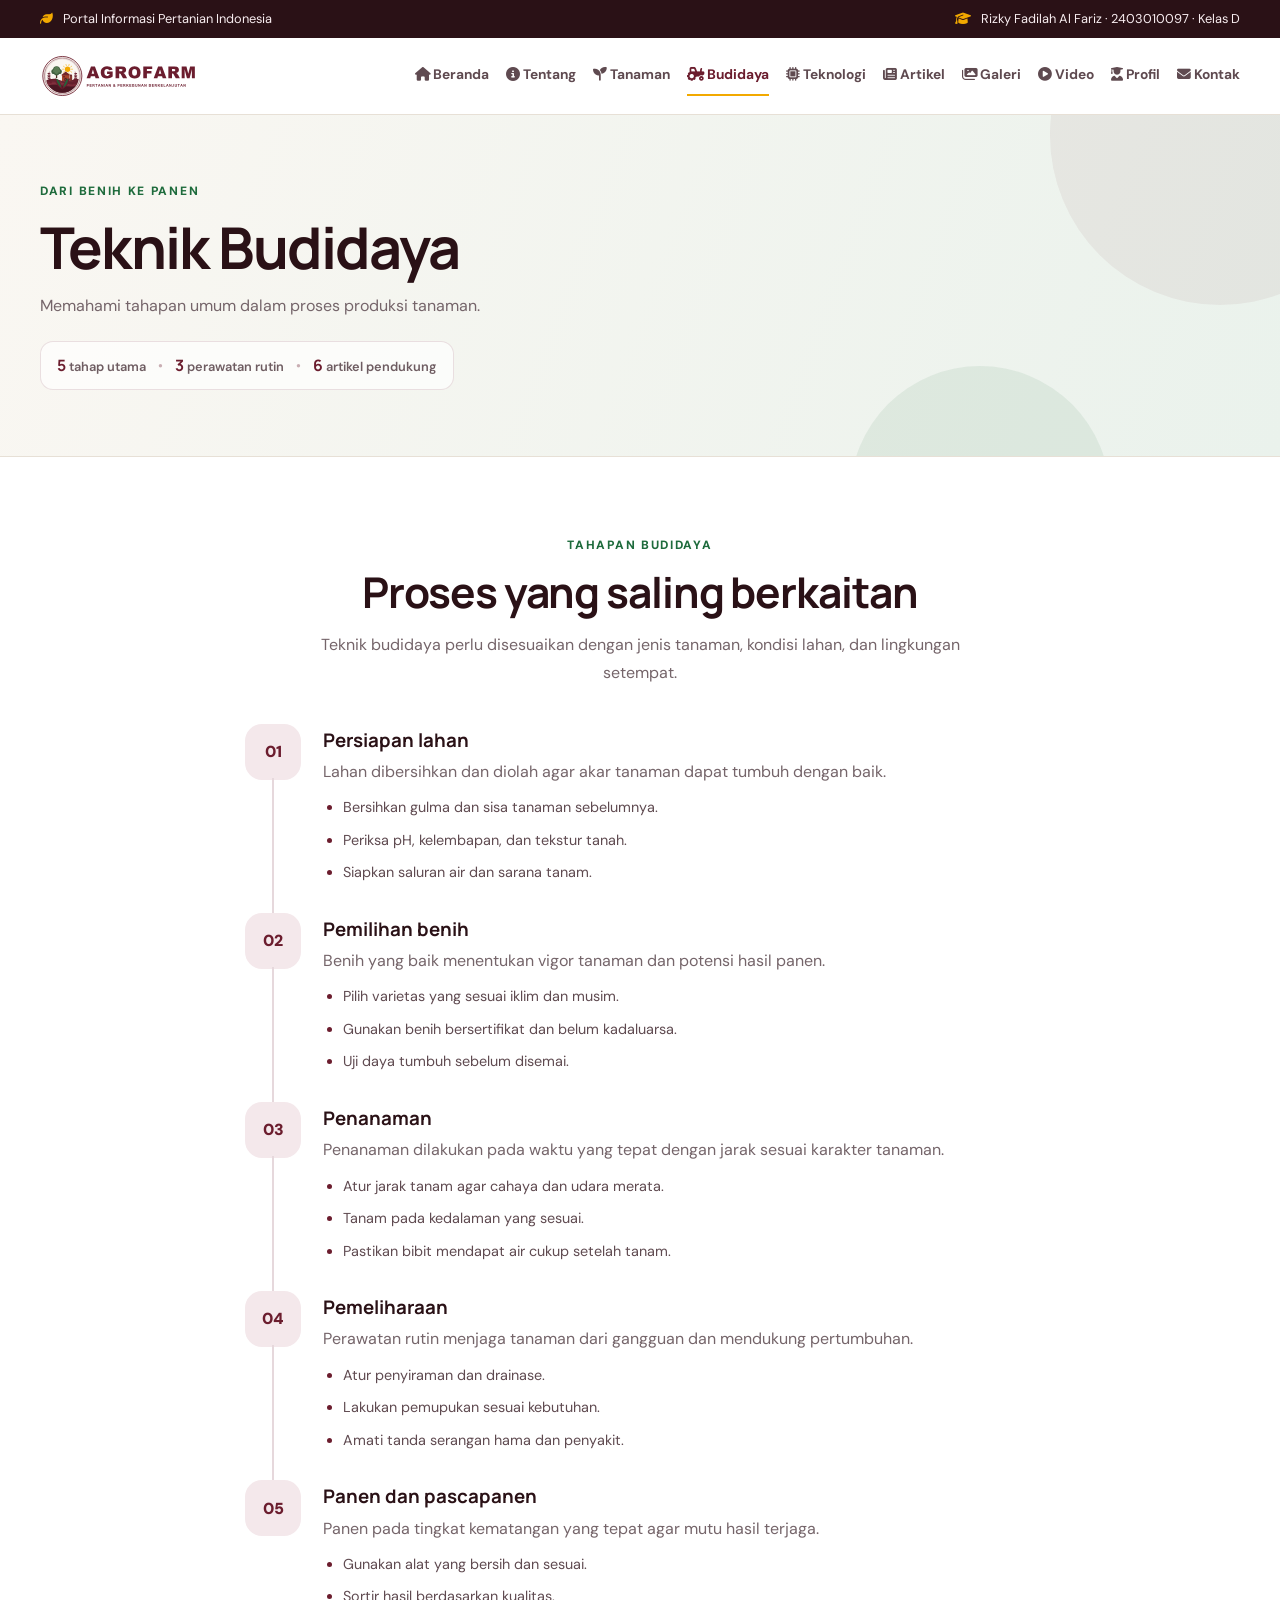
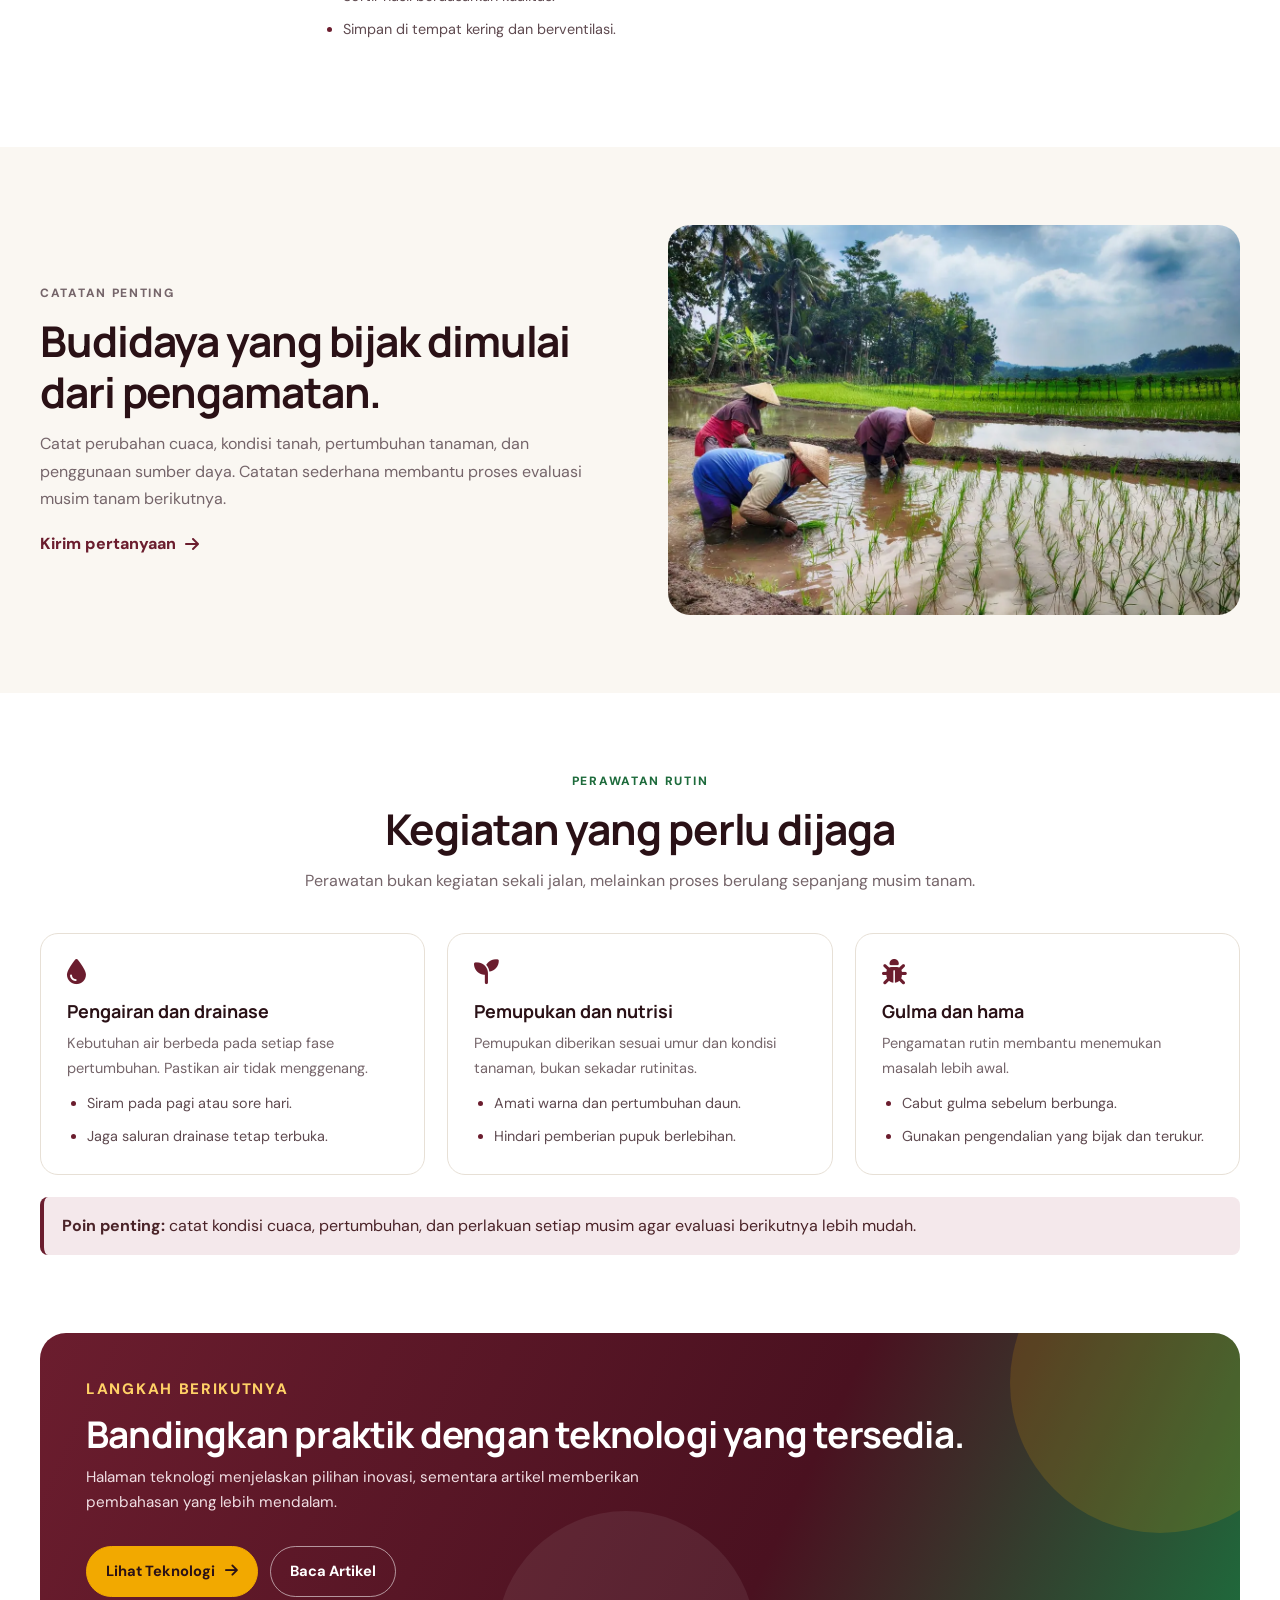
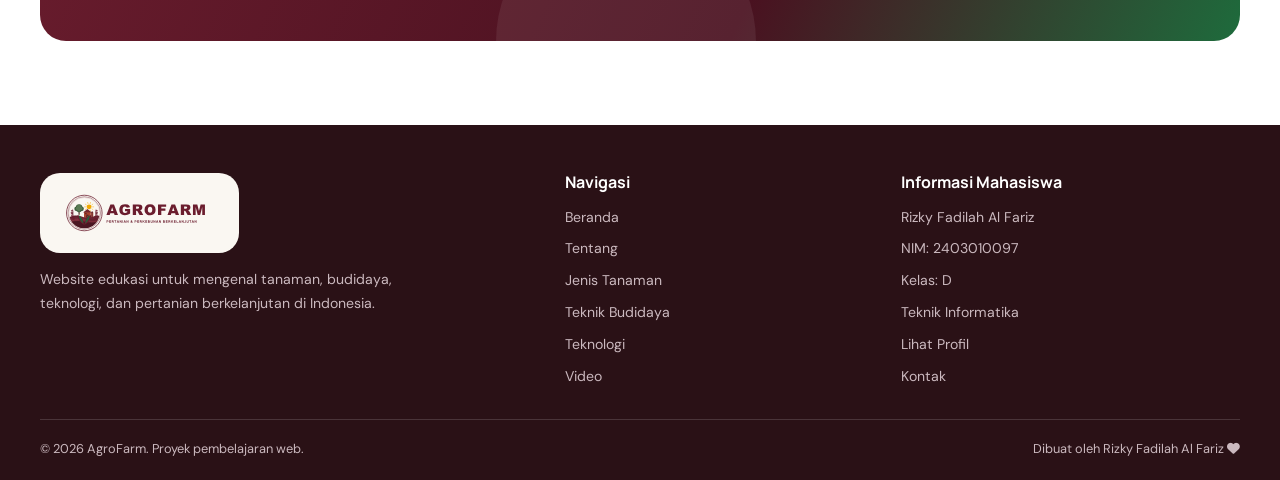
<file: budidaya.html>
<!DOCTYPE html>
<html lang="id">
<head>
  <meta charset="UTF-8">
  <meta name="viewport" content="width=device-width, initial-scale=1.0">
  <meta name="description" content="Teknik budidaya tanaman: persiapan lahan, pemilihan benih, penanaman, pemeliharaan, panen, dan pascapanen. Materi AgroFarm oleh Rizky Fadilah Al Fariz, NIM 2403010097, Kelas D.">
  <meta name="author" content="Rizky Fadilah Al Fariz">
  <title>Teknik Budidaya | AgroFarm - Rizky Fadilah Al Fariz</title>
  <link rel="preconnect" href="https://fonts.googleapis.com">
  <link rel="preconnect" href="https://fonts.gstatic.com" crossorigin>
  <link href="https://fonts.googleapis.com/css2?family=DM+Sans:wght@400;500;600;700;800&family=Manrope:wght@400;500;600;700;800&display=swap" rel="stylesheet">
  <link rel="stylesheet" href="https://cdnjs.cloudflare.com/ajax/libs/font-awesome/6.5.2/css/all.min.css">
  <link rel="icon" type="image/svg+xml" href="assets/images/logo/agrofarm-icon.svg">
  <link rel="icon" type="image/png" sizes="32x32" href="assets/images/logo/favicon-32.png">
  <link rel="apple-touch-icon" sizes="180x180" href="assets/images/logo/apple-touch-icon.png">
  <link rel="stylesheet" href="assets/rizky_style.css">
  <meta property="og:type" content="website">
  <meta property="og:site_name" content="AgroFarm">
  <meta property="og:title" content="Teknik Budidaya | AgroFarm - Rizky Fadilah Al Fariz">
  <meta property="og:description" content="Teknik budidaya tanaman: persiapan lahan, pemilihan benih, penanaman, pemeliharaan, panen, dan pascapanen. Materi AgroFarm oleh Rizky Fadilah Al Fariz, NIM 2403010097, Kelas D.">
  <meta property="og:image" content="assets/images/logo/og-agrofarm.png">
  <meta property="og:image:width" content="1200">
  <meta property="og:image:height" content="630">
  <meta property="og:image:alt" content="Logo AgroFarm – Pertanian &amp; Perkebunan Berkelanjutan">
  <meta name="twitter:card" content="summary_large_image">
  <meta name="twitter:title" content="Teknik Budidaya | AgroFarm - Rizky Fadilah Al Fariz">
  <meta name="twitter:description" content="Teknik budidaya tanaman: persiapan lahan, pemilihan benih, penanaman, pemeliharaan, panen, dan pascapanen. Materi AgroFarm oleh Rizky Fadilah Al Fariz, NIM 2403010097, Kelas D.">
  <meta name="twitter:image" content="assets/images/logo/og-agrofarm.png">
</head>
<body>
  <div class="rizky_topbar"><div class="rizky_container"><span><i class="fa-solid fa-leaf"></i> Portal Informasi Pertanian Indonesia</span><span><i class="fa-solid fa-graduation-cap"></i> Rizky Fadilah Al Fariz · 2403010097 · Kelas D</span></div></div>
  <header class="rizky_header"><nav class="rizky_container rizky_nav">
    <a class="rizky_brand rizky_brand_logo" href="index.html" aria-label="AgroFarm – kembali ke beranda">
      <img class="rizky_logo_horizontal" src="assets/images/logo/agrofarm-horizontal.svg" alt="AgroFarm – Pertanian &amp; Perkebunan Berkelanjutan" width="166" height="44">
      <img class="rizky_logo_icon" src="assets/images/logo/agrofarm-icon.svg" alt="AgroFarm" width="36" height="36">
    </a>
    <button class="rizky_menu_toggle" id="rizky_menu_toggle" aria-label="Buka menu navigasi" aria-controls="rizky_nav_links" aria-expanded="false"><i class="fa-solid fa-bars"></i></button>
    <div class="rizky_nav_links" id="rizky_nav_links"><a href="index.html"><i class="fa-solid fa-house"></i> Beranda</a>
<a href="tentang.html"><i class="fa-solid fa-circle-info"></i> Tentang</a>
<a href="tanaman.html"><i class="fa-solid fa-seedling"></i> Tanaman</a>
<a href="budidaya.html" class="rizky_active" aria-current="page"><i class="fa-solid fa-tractor"></i> Budidaya</a>
<a href="teknologi.html"><i class="fa-solid fa-microchip"></i> Teknologi</a>
<a href="artikel.html"><i class="fa-solid fa-newspaper"></i> Artikel</a>
<a href="galeri.html"><i class="fa-solid fa-images"></i> Galeri</a>
<a href="video.html"><i class="fa-solid fa-circle-play"></i> Video</a>
<a href="profil.html"><i class="fa-solid fa-user-graduate"></i> Profil</a>
<a href="kontak.html"><i class="fa-solid fa-envelope"></i> Kontak</a></div>
  </nav></header>
  <main>
<section class="rizky_page_banner"><div class="rizky_container"><p class="rizky_kicker">Dari benih ke panen</p><h1>Teknik Budidaya</h1><p>Memahami tahapan umum dalam proses produksi tanaman.</p><div class="rizky_page_banner_stats"><span><strong>5</strong> tahap utama</span><span class="rizky_dot" aria-hidden="true">•</span><span><strong>3</strong> perawatan rutin</span><span class="rizky_dot" aria-hidden="true">•</span><span><strong>6</strong> artikel pendukung</span></div></div></section>
<section class="rizky_section"><div class="rizky_container"><div class="rizky_section_head"><p class="rizky_kicker">Tahapan budidaya</p><h2>Proses yang saling berkaitan</h2><p>Teknik budidaya perlu disesuaikan dengan jenis tanaman, kondisi lahan, dan lingkungan setempat.</p></div><div class="rizky_timeline">
<div class="rizky_step"><span>01</span><div><h3>Persiapan lahan</h3><p>Lahan dibersihkan dan diolah agar akar tanaman dapat tumbuh dengan baik.</p><ul class="rizky_list"><li>Bersihkan gulma dan sisa tanaman sebelumnya.</li><li>Periksa pH, kelembapan, dan tekstur tanah.</li><li>Siapkan saluran air dan sarana tanam.</li></ul></div></div>
<div class="rizky_step"><span>02</span><div><h3>Pemilihan benih</h3><p>Benih yang baik menentukan vigor tanaman dan potensi hasil panen.</p><ul class="rizky_list"><li>Pilih varietas yang sesuai iklim dan musim.</li><li>Gunakan benih bersertifikat dan belum kadaluarsa.</li><li>Uji daya tumbuh sebelum disemai.</li></ul></div></div>
<div class="rizky_step"><span>03</span><div><h3>Penanaman</h3><p>Penanaman dilakukan pada waktu yang tepat dengan jarak sesuai karakter tanaman.</p><ul class="rizky_list"><li>Atur jarak tanam agar cahaya dan udara merata.</li><li>Tanam pada kedalaman yang sesuai.</li><li>Pastikan bibit mendapat air cukup setelah tanam.</li></ul></div></div>
<div class="rizky_step"><span>04</span><div><h3>Pemeliharaan</h3><p>Perawatan rutin menjaga tanaman dari gangguan dan mendukung pertumbuhan.</p><ul class="rizky_list"><li>Atur penyiraman dan drainase.</li><li>Lakukan pemupukan sesuai kebutuhan.</li><li>Amati tanda serangan hama dan penyakit.</li></ul></div></div>
<div class="rizky_step"><span>05</span><div><h3>Panen dan pascapanen</h3><p>Panen pada tingkat kematangan yang tepat agar mutu hasil terjaga.</p><ul class="rizky_list"><li>Gunakan alat yang bersih dan sesuai.</li><li>Sortir hasil berdasarkan kualitas.</li><li>Simpan di tempat kering dan berventilasi.</li></ul></div></div>
</div></div></section>
<section class="rizky_section rizky_section_soft"><div class="rizky_container rizky_split"><div><p class="rizky_kicker">Catatan penting</p><h2>Budidaya yang bijak dimulai dari pengamatan.</h2><p>Catat perubahan cuaca, kondisi tanah, pertumbuhan tanaman, dan penggunaan sumber daya. Catatan sederhana membantu proses evaluasi musim tanam berikutnya.</p><a class="rizky_text_link" href="kontak.html">Kirim pertanyaan <i class="fa-solid fa-arrow-right"></i></a></div><img class="rizky_split_image" src="assets/images/galeri/persemaian-bibit-padi.webp" alt="Bibit padi disemai di lahan persemaian" width="1200" height="900" loading="lazy" decoding="async"></div></section>
<section class="rizky_section"><div class="rizky_container"><div class="rizky_section_head"><p class="rizky_kicker">Perawatan rutin</p><h2>Kegiatan yang perlu dijaga</h2><p>Perawatan bukan kegiatan sekali jalan, melainkan proses berulang sepanjang musim tanam.</p></div><div class="rizky_grid rizky_grid_3">
<article class="rizky_info_card"><i class="fa-solid fa-droplet"></i><h3>Pengairan dan drainase</h3><p>Kebutuhan air berbeda pada setiap fase pertumbuhan. Pastikan air tidak menggenang.</p><ul class="rizky_list"><li>Siram pada pagi atau sore hari.</li><li>Jaga saluran drainase tetap terbuka.</li></ul></article>
<article class="rizky_info_card"><i class="fa-solid fa-seedling"></i><h3>Pemupukan dan nutrisi</h3><p>Pemupukan diberikan sesuai umur dan kondisi tanaman, bukan sekadar rutinitas.</p><ul class="rizky_list"><li>Amati warna dan pertumbuhan daun.</li><li>Hindari pemberian pupuk berlebihan.</li></ul></article>
<article class="rizky_info_card"><i class="fa-solid fa-bug"></i><h3>Gulma dan hama</h3><p>Pengamatan rutin membantu menemukan masalah lebih awal.</p><ul class="rizky_list"><li>Cabut gulma sebelum berbunga.</li><li>Gunakan pengendalian yang bijak dan terukur.</li></ul></article>
</div><div class="rizky_callout rizky_callout_spaced"><strong>Poin penting:</strong> catat kondisi cuaca, pertumbuhan, dan perlakuan setiap musim agar evaluasi berikutnya lebih mudah.</div></div></section>
<section class="rizky_section rizky_section_cta"><div class="rizky_container"><div class="rizky_cta_band"><div><p class="rizky_kicker">Langkah berikutnya</p><h2>Bandingkan praktik dengan teknologi yang tersedia.</h2><p>Halaman teknologi menjelaskan pilihan inovasi, sementara artikel memberikan pembahasan yang lebih mendalam.</p></div><div class="rizky_cta_actions"><a class="rizky_button rizky_button_gold" href="teknologi.html">Lihat Teknologi <i class="fa-solid fa-arrow-right"></i></a><a class="rizky_button rizky_button_outline_light" href="artikel.html">Baca Artikel</a></div></div></div></section>
</main>
  <footer class="rizky_footer"><div class="rizky_container"><div class="rizky_footer_grid">
    <div><a class="rizky_brand rizky_brand_logo rizky_footer_brand" href="index.html" aria-label="AgroFarm – kembali ke beranda"><span class="rizky_logo_panel"><img class="rizky_logo_horizontal" src="assets/images/logo/agrofarm-horizontal.svg" alt="AgroFarm – Pertanian &amp; Perkebunan Berkelanjutan" width="151" height="40"></span></a><p>Website edukasi untuk mengenal tanaman, budidaya, teknologi, dan pertanian berkelanjutan di Indonesia.</p></div>
    <div><h3>Navigasi</h3><div class="rizky_footer_links"><a href="index.html">Beranda</a><a href="tentang.html">Tentang</a><a href="tanaman.html">Jenis Tanaman</a><a href="budidaya.html">Teknik Budidaya</a><a href="teknologi.html">Teknologi</a><a href="video.html">Video</a></div></div>
    <div><h3>Informasi Mahasiswa</h3><div class="rizky_footer_links"><span>Rizky Fadilah Al Fariz</span><span>NIM: 2403010097</span><span>Kelas: D</span><span>Teknik Informatika</span><a href="profil.html">Lihat Profil</a><a href="kontak.html">Kontak</a></div></div>
  </div><div class="rizky_footer_bottom"><span>© <span id="rizky_year"></span> AgroFarm. Proyek pembelajaran web.</span><span>Dibuat oleh Rizky Fadilah Al Fariz <i class="fa-solid fa-heart"></i></span></div></div></footer>
  <button class="rizky_back_to_top" id="rizky_back_to_top" type="button" aria-label="Kembali ke atas"><i class="fa-solid fa-arrow-up"></i></button>
  <script src="assets/rizky_script.js"></script>
</body>
</html>
</file>
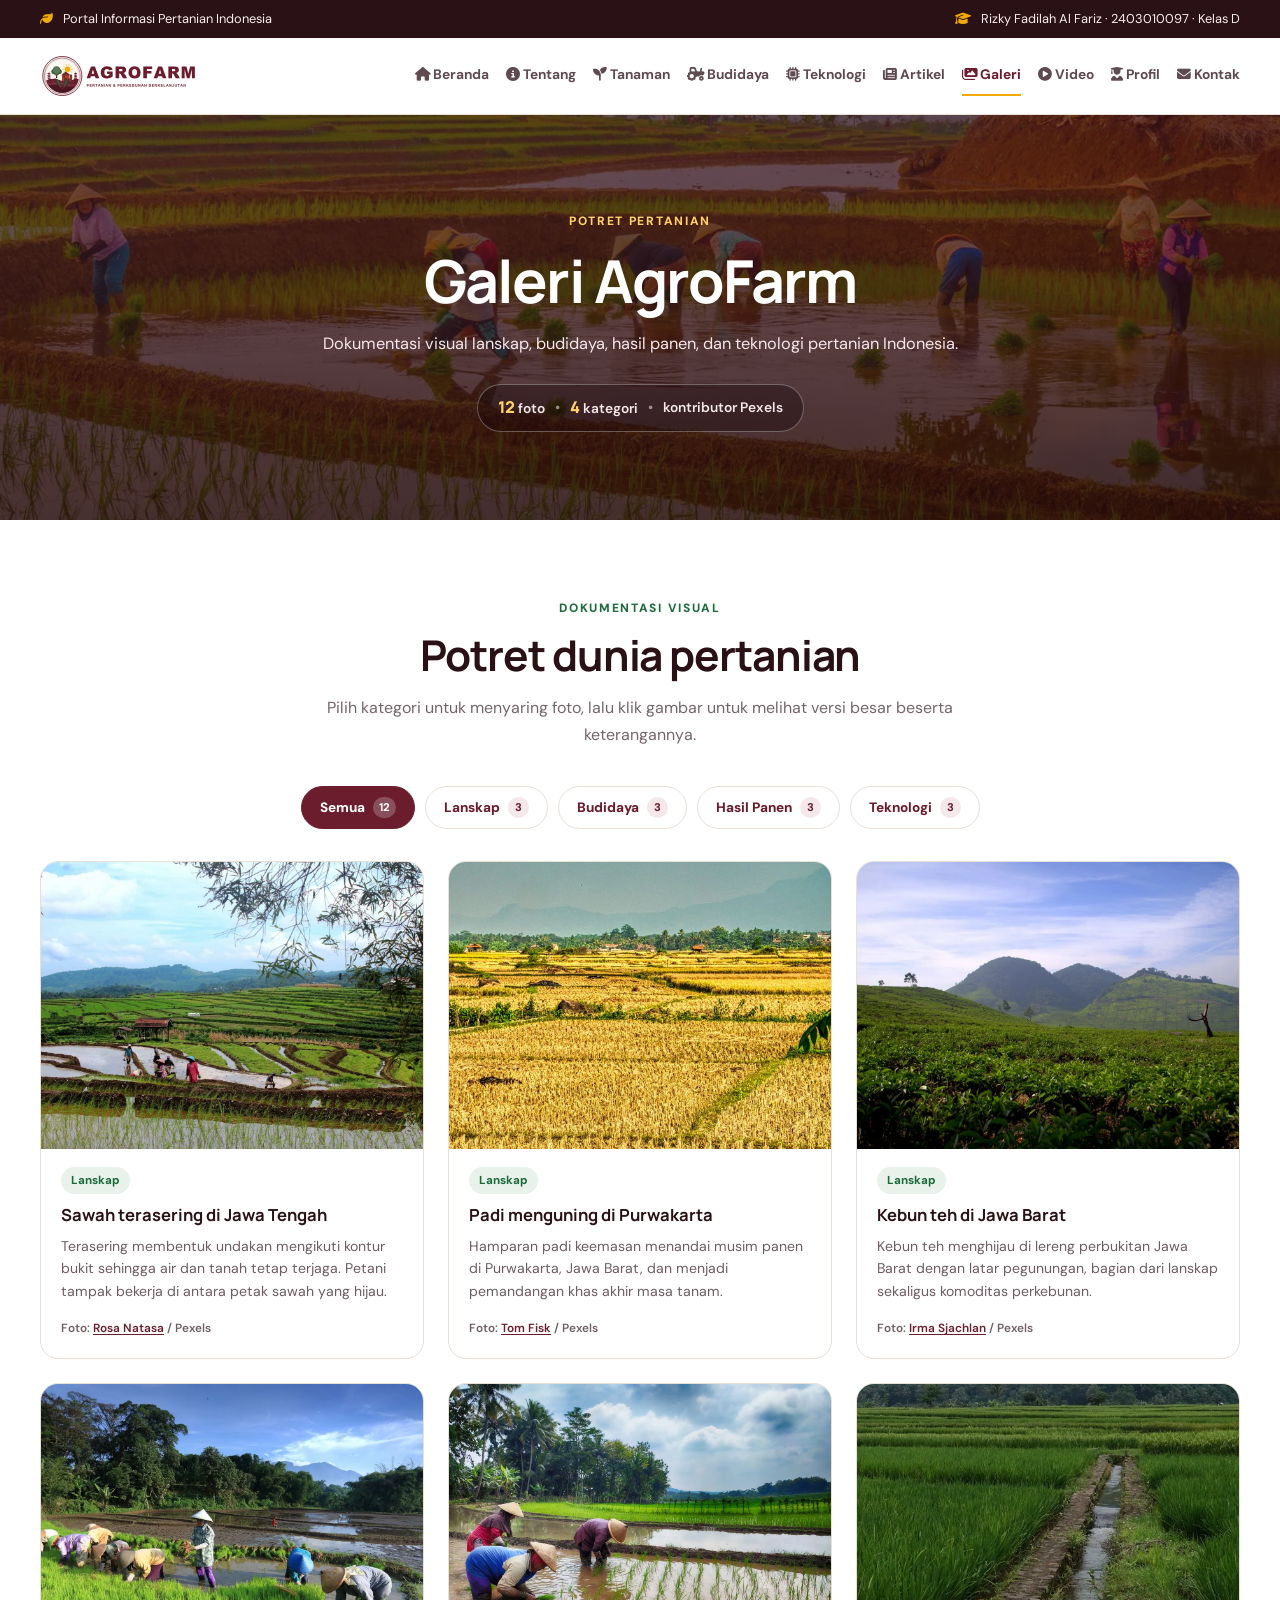
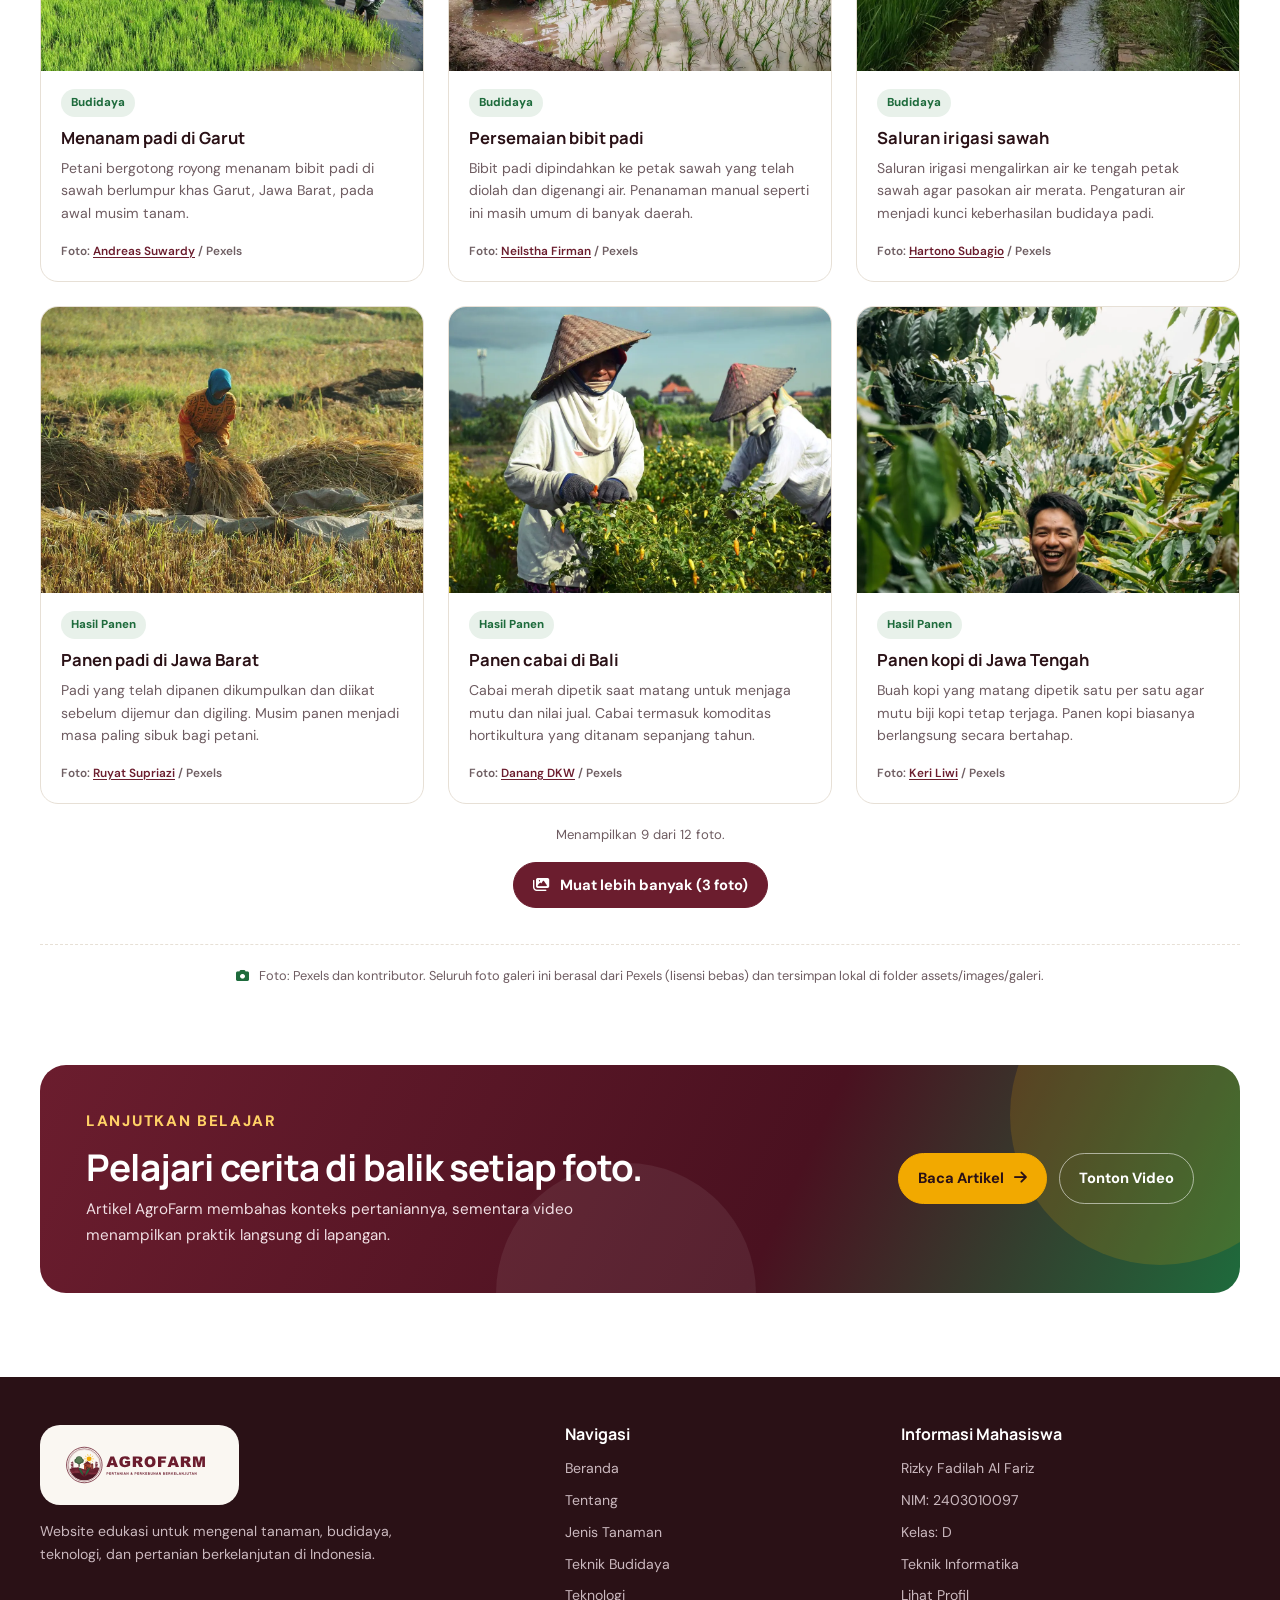
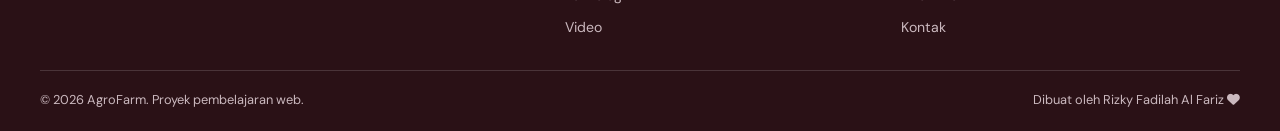
<file: galeri.html>
<!DOCTYPE html>
<html lang="id">
<head>
  <meta charset="UTF-8">
  <meta name="viewport" content="width=device-width, initial-scale=1.0">
  <meta name="description" content="Galeri AgroFarm: 12 foto pertanian Indonesia dalam kategori lanskap, budidaya, hasil panen, dan teknologi pertanian. Profil penyusun: Rizky Fadilah Al Fariz, NIM 2403010097, Kelas D.">
  <meta name="author" content="Rizky Fadilah Al Fariz">
  <title>Galeri | AgroFarm - Rizky Fadilah Al Fariz</title>
  <link rel="preconnect" href="https://fonts.googleapis.com">
  <link rel="preconnect" href="https://fonts.gstatic.com" crossorigin>
  <link href="https://fonts.googleapis.com/css2?family=DM+Sans:wght@400;500;600;700;800&family=Manrope:wght@400;500;600;700;800&display=swap" rel="stylesheet">
  <link rel="stylesheet" href="https://cdnjs.cloudflare.com/ajax/libs/font-awesome/6.5.2/css/all.min.css">
  <link rel="icon" type="image/svg+xml" href="assets/images/logo/agrofarm-icon.svg">
  <link rel="icon" type="image/png" sizes="32x32" href="assets/images/logo/favicon-32.png">
  <link rel="apple-touch-icon" sizes="180x180" href="assets/images/logo/apple-touch-icon.png">
  <link rel="stylesheet" href="assets/rizky_style.css">
  <meta property="og:type" content="website">
  <meta property="og:site_name" content="AgroFarm">
  <meta property="og:title" content="Galeri | AgroFarm - Rizky Fadilah Al Fariz">
  <meta property="og:description" content="12 foto pertanian Indonesia: lanskap sawah, budidaya, hasil panen, dan teknologi pertanian. Penyusun: Rizky Fadilah Al Fariz, NIM 2403010097, Kelas D.">
  <meta property="og:image" content="assets/images/logo/og-agrofarm.png">
  <meta property="og:image:width" content="1200">
  <meta property="og:image:height" content="630">
  <meta property="og:image:alt" content="Logo AgroFarm – Pertanian &amp; Perkebunan Berkelanjutan">
  <meta name="twitter:card" content="summary_large_image">
  <meta name="twitter:title" content="Galeri | AgroFarm - Rizky Fadilah Al Fariz">
  <meta name="twitter:description" content="12 foto pertanian Indonesia: lanskap sawah, budidaya, hasil panen, dan teknologi pertanian. Penyusun: Rizky Fadilah Al Fariz, NIM 2403010097, Kelas D.">
  <meta name="twitter:image" content="assets/images/logo/og-agrofarm.png">
</head>
<body>
  <div class="rizky_topbar"><div class="rizky_container"><span><i class="fa-solid fa-leaf"></i> Portal Informasi Pertanian Indonesia</span><span><i class="fa-solid fa-graduation-cap"></i> Rizky Fadilah Al Fariz · 2403010097 · Kelas D</span></div></div>
  <header class="rizky_header"><nav class="rizky_container rizky_nav">
    <a class="rizky_brand rizky_brand_logo" href="index.html" aria-label="AgroFarm – kembali ke beranda">
      <img class="rizky_logo_horizontal" src="assets/images/logo/agrofarm-horizontal.svg" alt="AgroFarm – Pertanian &amp; Perkebunan Berkelanjutan" width="166" height="44">
      <img class="rizky_logo_icon" src="assets/images/logo/agrofarm-icon.svg" alt="AgroFarm" width="36" height="36">
    </a>
    <button class="rizky_menu_toggle" id="rizky_menu_toggle" aria-label="Buka menu navigasi" aria-controls="rizky_nav_links" aria-expanded="false"><i class="fa-solid fa-bars"></i></button>
    <div class="rizky_nav_links" id="rizky_nav_links"><a href="index.html"><i class="fa-solid fa-house"></i> Beranda</a>
<a href="tentang.html"><i class="fa-solid fa-circle-info"></i> Tentang</a>
<a href="tanaman.html"><i class="fa-solid fa-seedling"></i> Tanaman</a>
<a href="budidaya.html"><i class="fa-solid fa-tractor"></i> Budidaya</a>
<a href="teknologi.html"><i class="fa-solid fa-microchip"></i> Teknologi</a>
<a href="artikel.html"><i class="fa-solid fa-newspaper"></i> Artikel</a>
<a href="galeri.html" class="rizky_active" aria-current="page"><i class="fa-solid fa-images"></i> Galeri</a>
<a href="video.html"><i class="fa-solid fa-circle-play"></i> Video</a>
<a href="profil.html"><i class="fa-solid fa-user-graduate"></i> Profil</a>
<a href="kontak.html"><i class="fa-solid fa-envelope"></i> Kontak</a></div>
  </nav></header>
  <main>
<section class="rizky_media_hero">
  <div class="rizky_container">
    <p class="rizky_kicker">Potret pertanian</p>
    <h1>Galeri AgroFarm</h1>
    <p class="rizky_media_hero_lead">Dokumentasi visual lanskap, budidaya, hasil panen, dan teknologi pertanian Indonesia.</p>
    <p class="rizky_media_hero_stats"><span class="rizky_media_hero_stat"><strong>12</strong> foto</span> <span class="rizky_dot" aria-hidden="true">•</span> <span class="rizky_media_hero_stat"><strong>4</strong> kategori</span> <span class="rizky_dot" aria-hidden="true">•</span> <span class="rizky_media_hero_stat">kontributor Pexels</span></p>
  </div>
</section>
<section class="rizky_section">
  <div class="rizky_container">
    <div class="rizky_section_head">
      <p class="rizky_kicker">Dokumentasi visual</p>
      <h2>Potret dunia pertanian</h2>
      <p>Pilih kategori untuk menyaring foto, lalu klik gambar untuk melihat versi besar beserta keterangannya.</p>
    </div>
    <div class="rizky_filter_bar" role="group" aria-label="Filter kategori foto galeri">
      <button class="rizky_filter_btn rizky_filter_active" type="button" data-filter="semua" data-label="Semua" aria-pressed="true" aria-label="Tampilkan semua foto">Semua <span class="rizky_filter_count">12</span></button>
      <button class="rizky_filter_btn" type="button" data-filter="lanskap" data-label="Lanskap" aria-pressed="false" aria-label="Filter kategori Lanskap">Lanskap <span class="rizky_filter_count">3</span></button>
      <button class="rizky_filter_btn" type="button" data-filter="budidaya" data-label="Budidaya" aria-pressed="false" aria-label="Filter kategori Budidaya">Budidaya <span class="rizky_filter_count">3</span></button>
      <button class="rizky_filter_btn" type="button" data-filter="hasil-panen" data-label="Hasil Panen" aria-pressed="false" aria-label="Filter kategori Hasil Panen">Hasil Panen <span class="rizky_filter_count">3</span></button>
      <button class="rizky_filter_btn" type="button" data-filter="teknologi" data-label="Teknologi Pertanian" aria-pressed="false" aria-label="Filter kategori Teknologi Pertanian">Teknologi <span class="rizky_filter_count">3</span></button>
    </div>
    <div class="rizky_gallery_grid" id="rizky_gallery_grid">
      <figure class="rizky_gallery_card" data-category="lanskap">
        <button class="rizky_gallery_thumb" type="button" aria-label="Perbesar foto: Sawah terasering di Jawa Tengah">
          <img src="assets/images/galeri/sawah-terasering-jawa-tengah.webp" alt="Sawah terasering bertingkat berwarna hijau dengan beberapa petani bekerja di petak sawah, Jawa Tengah" width="1200" height="900" loading="lazy" decoding="async">
          <span class="rizky_gallery_zoom" aria-hidden="true"><i class="fa-solid fa-magnifying-glass-plus"></i></span>
        </button>
        <figcaption>
          <span class="rizky_tag">Lanskap</span>
          <h3>Sawah terasering di Jawa Tengah</h3>
          <p>Terasering membentuk undakan mengikuti kontur bukit sehingga air dan tanah tetap terjaga. Petani tampak bekerja di antara petak sawah yang hijau.</p>
          <small class="rizky_gallery_credit">Foto: <a href="https://www.pexels.com/photo/people-walking-beside-on-green-grass-field-7336009/" target="_blank" rel="noopener noreferrer">Rosa Natasa</a> / Pexels</small>
        </figcaption>
      </figure>
      <figure class="rizky_gallery_card" data-category="lanskap">
        <button class="rizky_gallery_thumb" type="button" aria-label="Perbesar foto: Padi menguning di Purwakarta">
          <img src="assets/images/galeri/padi-menguning-purwakarta.webp" alt="Hamparan sawah berwarna keemasan siap panen di Purwakarta, Jawa Barat" width="1200" height="900" loading="lazy" decoding="async">
          <span class="rizky_gallery_zoom" aria-hidden="true"><i class="fa-solid fa-magnifying-glass-plus"></i></span>
        </button>
        <figcaption>
          <span class="rizky_tag">Lanskap</span>
          <h3>Padi menguning di Purwakarta</h3>
          <p>Hamparan padi keemasan menandai musim panen di Purwakarta, Jawa Barat, dan menjadi pemandangan khas akhir masa tanam.</p>
          <small class="rizky_gallery_credit">Foto: <a href="https://www.pexels.com/photo/a-cropland-ready-for-harvest-5251724/" target="_blank" rel="noopener noreferrer">Tom Fisk</a> / Pexels</small>
        </figcaption>
      </figure>
      <figure class="rizky_gallery_card" data-category="lanskap">
        <button class="rizky_gallery_thumb" type="button" aria-label="Perbesar foto: Kebun teh di Jawa Barat">
          <img src="assets/images/galeri/kebun-teh-jawa-barat.webp" alt="Kebun teh hijau di lereng bukit dengan latar pegunungan di Jawa Barat" width="1200" height="900" loading="lazy" decoding="async">
          <span class="rizky_gallery_zoom" aria-hidden="true"><i class="fa-solid fa-magnifying-glass-plus"></i></span>
        </button>
        <figcaption>
          <span class="rizky_tag">Lanskap</span>
          <h3>Kebun teh di Jawa Barat</h3>
          <p>Kebun teh menghijau di lereng perbukitan Jawa Barat dengan latar pegunungan, bagian dari lanskap sekaligus komoditas perkebunan.</p>
          <small class="rizky_gallery_credit">Foto: <a href="https://www.pexels.com/photo/lush-tea-plantation-in-west-java-indonesia-39904893/" target="_blank" rel="noopener noreferrer">Irma Sjachlan</a> / Pexels</small>
        </figcaption>
      </figure>
      <figure class="rizky_gallery_card" data-category="budidaya">
        <button class="rizky_gallery_thumb" type="button" aria-label="Perbesar foto: Menanam padi di Garut">
          <img src="assets/images/galeri/petani-menanam-padi-garut.webp" alt="Para petani menanam bibit padi di sawah berlumpur di Garut, Jawa Barat" width="1200" height="900" loading="lazy" decoding="async">
          <span class="rizky_gallery_zoom" aria-hidden="true"><i class="fa-solid fa-magnifying-glass-plus"></i></span>
        </button>
        <figcaption>
          <span class="rizky_tag">Budidaya</span>
          <h3>Menanam padi di Garut</h3>
          <p>Petani bergotong royong menanam bibit padi di sawah berlumpur khas Garut, Jawa Barat, pada awal musim tanam.</p>
          <small class="rizky_gallery_credit">Foto: <a href="https://www.pexels.com/photo/farmers-planting-rice-in-lush-garut-fields-35903645/" target="_blank" rel="noopener noreferrer">Andreas Suwardy</a> / Pexels</small>
        </figcaption>
      </figure>
      <figure class="rizky_gallery_card" data-category="budidaya">
        <button class="rizky_gallery_thumb" type="button" aria-label="Perbesar foto: Persemaian bibit padi">
          <img src="assets/images/galeri/persemaian-bibit-padi.webp" alt="Petani menanam bibit padi di petak sawah yang digenangi air" width="1200" height="900" loading="lazy" decoding="async">
          <span class="rizky_gallery_zoom" aria-hidden="true"><i class="fa-solid fa-magnifying-glass-plus"></i></span>
        </button>
        <figcaption>
          <span class="rizky_tag">Budidaya</span>
          <h3>Persemaian bibit padi</h3>
          <p>Bibit padi dipindahkan ke petak sawah yang telah diolah dan digenangi air. Penanaman manual seperti ini masih umum di banyak daerah.</p>
          <small class="rizky_gallery_credit">Foto: <a href="https://www.pexels.com/photo/farmers-planting-rice-seedlings-in-lush-field-36747614/" target="_blank" rel="noopener noreferrer">Neilstha Firman</a> / Pexels</small>
        </figcaption>
      </figure>
      <figure class="rizky_gallery_card" data-category="budidaya">
        <button class="rizky_gallery_thumb" type="button" aria-label="Perbesar foto: Saluran irigasi sawah">
          <img src="assets/images/galeri/irigasi-sawah.webp" alt="Saluran irigasi di tengah sawah hijau dengan langit berawan" width="1200" height="900" loading="lazy" decoding="async">
          <span class="rizky_gallery_zoom" aria-hidden="true"><i class="fa-solid fa-magnifying-glass-plus"></i></span>
        </button>
        <figcaption>
          <span class="rizky_tag">Budidaya</span>
          <h3>Saluran irigasi sawah</h3>
          <p>Saluran irigasi mengalirkan air ke tengah petak sawah agar pasokan air merata. Pengaturan air menjadi kunci keberhasilan budidaya padi.</p>
          <small class="rizky_gallery_credit">Foto: <a href="https://www.pexels.com/photo/lush-green-rice-paddy-field-with-irrigation-35702549/" target="_blank" rel="noopener noreferrer">Hartono Subagio</a> / Pexels</small>
        </figcaption>
      </figure>
      <figure class="rizky_gallery_card" data-category="hasil-panen">
        <button class="rizky_gallery_thumb" type="button" aria-label="Perbesar foto: Panen padi di Jawa Barat">
          <img src="assets/images/galeri/panen-padi-jawa-barat.webp" alt="Petani mengumpulkan padi hasil panen di sawah" width="1200" height="900" loading="lazy" decoding="async">
          <span class="rizky_gallery_zoom" aria-hidden="true"><i class="fa-solid fa-magnifying-glass-plus"></i></span>
        </button>
        <figcaption>
          <span class="rizky_tag">Hasil Panen</span>
          <h3>Panen padi di Jawa Barat</h3>
          <p>Padi yang telah dipanen dikumpulkan dan diikat sebelum dijemur dan digiling. Musim panen menjadi masa paling sibuk bagi petani.</p>
          <small class="rizky_gallery_credit">Foto: <a href="https://www.pexels.com/photo/indonesian-farmer-harvesting-rice-in-field-40015698/" target="_blank" rel="noopener noreferrer">Ruyat Supriazi</a> / Pexels</small>
        </figcaption>
      </figure>
      <figure class="rizky_gallery_card" data-category="hasil-panen">
        <button class="rizky_gallery_thumb" type="button" aria-label="Perbesar foto: Panen cabai di Bali">
          <img src="assets/images/galeri/panen-cabai-bali.webp" alt="Dua petani memetik cabai merah di kebun cabai Bali" width="1200" height="900" loading="lazy" decoding="async">
          <span class="rizky_gallery_zoom" aria-hidden="true"><i class="fa-solid fa-magnifying-glass-plus"></i></span>
        </button>
        <figcaption>
          <span class="rizky_tag">Hasil Panen</span>
          <h3>Panen cabai di Bali</h3>
          <p>Cabai merah dipetik saat matang untuk menjaga mutu dan nilai jual. Cabai termasuk komoditas hortikultura yang ditanam sepanjang tahun.</p>
          <small class="rizky_gallery_credit">Foto: <a href="https://www.pexels.com/photo/farmers-picking-chili-in-a-farm-12470180/" target="_blank" rel="noopener noreferrer">Danang DKW</a> / Pexels</small>
        </figcaption>
      </figure>
      <figure class="rizky_gallery_card" data-category="hasil-panen">
        <button class="rizky_gallery_thumb" type="button" aria-label="Perbesar foto: Panen kopi di Jawa Tengah">
          <img src="assets/images/galeri/panen-kopi-jawa-tengah.webp" alt="Petani memeriksa buah kopi di kebun kopi Jawa Tengah" width="1200" height="900" loading="lazy" decoding="async">
          <span class="rizky_gallery_zoom" aria-hidden="true"><i class="fa-solid fa-magnifying-glass-plus"></i></span>
        </button>
        <figcaption>
          <span class="rizky_tag">Hasil Panen</span>
          <h3>Panen kopi di Jawa Tengah</h3>
          <p>Buah kopi yang matang dipetik satu per satu agar mutu biji kopi tetap terjaga. Panen kopi biasanya berlangsung secara bertahap.</p>
          <small class="rizky_gallery_credit">Foto: <a href="https://www.pexels.com/photo/asian-farmer-harvesting-coffee-in-central-java-34398909/" target="_blank" rel="noopener noreferrer">Keri Liwi</a> / Pexels</small>
        </figcaption>
      </figure>
      <figure class="rizky_gallery_card" data-category="teknologi">
        <button class="rizky_gallery_thumb" type="button" aria-label="Perbesar foto: Drone pertanian di atas lahan">
          <img src="assets/images/galeri/drone-pertanian.webp" alt="Drone pertanian terbang di atas lahan pertanian" width="1200" height="900" loading="lazy" decoding="async">
          <span class="rizky_gallery_zoom" aria-hidden="true"><i class="fa-solid fa-magnifying-glass-plus"></i></span>
        </button>
        <figcaption>
          <span class="rizky_tag">Teknologi Pertanian</span>
          <h3>Drone pertanian di atas lahan</h3>
          <p>Drone memantau kondisi tanaman dari udara sehingga petani dapat mengambil keputusan perawatan secara lebih presisi.</p>
          <small class="rizky_gallery_credit">Foto: <a href="https://www.pexels.com/photo/advanced-agricultural-drone-spraying-crops-34182367/" target="_blank" rel="noopener noreferrer">Magda Ehlers</a> / Pexels</small>
        </figcaption>
      </figure>
      <figure class="rizky_gallery_card" data-category="teknologi">
        <button class="rizky_gallery_thumb" type="button" aria-label="Perbesar foto: Penyemprotan dengan drone">
          <img src="assets/images/galeri/drone-semprot-lahan.webp" alt="Drone menyemprotkan cairan ke lahan pertanian" width="1200" height="900" loading="lazy" decoding="async">
          <span class="rizky_gallery_zoom" aria-hidden="true"><i class="fa-solid fa-magnifying-glass-plus"></i></span>
        </button>
        <figcaption>
          <span class="rizky_tag">Teknologi Pertanian</span>
          <h3>Penyemprotan dengan drone</h3>
          <p>Penyemprotan berbasis drone menjangkau area luas dengan lebih cepat dan merata dibandingkan cara manual, sekaligus mengurangi tenaga kerja.</p>
          <small class="rizky_gallery_credit">Foto: <a href="https://www.pexels.com/photo/agricultural-drone-spraying-crops-in-field-37288738/" target="_blank" rel="noopener noreferrer">Magda Ehlers</a> / Pexels</small>
        </figcaption>
      </figure>
      <figure class="rizky_gallery_card" data-category="teknologi">
        <button class="rizky_gallery_thumb" type="button" aria-label="Perbesar foto: Traktor tangan di Jogja">
          <img src="assets/images/galeri/traktor-tangan-jogja.webp" alt="Petani mengoperasikan traktor tangan untuk mengolah tanah sawah di Jogja" width="1200" height="900" loading="lazy" decoding="async">
          <span class="rizky_gallery_zoom" aria-hidden="true"><i class="fa-solid fa-magnifying-glass-plus"></i></span>
        </button>
        <figcaption>
          <span class="rizky_tag">Teknologi Pertanian</span>
          <h3>Traktor tangan di Jogja</h3>
          <p>Traktor tangan mempercepat pengolahan tanah dan menghemat tenaga petani dibandingkan pengolahan secara manual.</p>
          <small class="rizky_gallery_credit">Foto: <a href="https://www.pexels.com/photo/farmer-plowing-rice-field-in-jogja-indonesia-35569505/" target="_blank" rel="noopener noreferrer">Suryo Patriandito</a> / Pexels</small>
        </figcaption>
      </figure>
    </div>
    <p class="rizky_media_status" id="rizky_gallery_status" role="status">Menampilkan 9 dari 12 foto.</p>
    <div class="rizky_gallery_more_wrap" id="rizky_gallery_more_wrap">
      <button class="rizky_button" id="rizky_gallery_more" type="button"><i class="fa-solid fa-images"></i> Muat lebih banyak (3 foto)</button>
    </div>
    <p class="rizky_gallery_note"><i class="fa-solid fa-camera"></i> Foto: Pexels dan kontributor. Seluruh foto galeri ini berasal dari Pexels (lisensi bebas) dan tersimpan lokal di folder assets/images/galeri.</p>
  </div>
</section>
<section class="rizky_section rizky_section_cta"><div class="rizky_container"><div class="rizky_cta_band"><div><p class="rizky_kicker">Lanjutkan belajar</p><h2>Pelajari cerita di balik setiap foto.</h2><p>Artikel AgroFarm membahas konteks pertaniannya, sementara video menampilkan praktik langsung di lapangan.</p></div><div class="rizky_cta_actions"><a class="rizky_button rizky_button_gold" href="artikel.html">Baca Artikel <i class="fa-solid fa-arrow-right"></i></a><a class="rizky_button rizky_button_outline_light" href="video.html">Tonton Video</a></div></div></div></section>
  </main>
  <footer class="rizky_footer"><div class="rizky_container"><div class="rizky_footer_grid">
    <div><a class="rizky_brand rizky_brand_logo rizky_footer_brand" href="index.html" aria-label="AgroFarm – kembali ke beranda"><span class="rizky_logo_panel"><img class="rizky_logo_horizontal" src="assets/images/logo/agrofarm-horizontal.svg" alt="AgroFarm – Pertanian &amp; Perkebunan Berkelanjutan" width="151" height="40"></span></a><p>Website edukasi untuk mengenal tanaman, budidaya, teknologi, dan pertanian berkelanjutan di Indonesia.</p></div>
    <div><h3>Navigasi</h3><div class="rizky_footer_links"><a href="index.html">Beranda</a><a href="tentang.html">Tentang</a><a href="tanaman.html">Jenis Tanaman</a><a href="budidaya.html">Teknik Budidaya</a><a href="teknologi.html">Teknologi</a><a href="video.html">Video</a></div></div>
    <div><h3>Informasi Mahasiswa</h3><div class="rizky_footer_links"><span>Rizky Fadilah Al Fariz</span><span>NIM: 2403010097</span><span>Kelas: D</span><span>Teknik Informatika</span><a href="profil.html">Lihat Profil</a><a href="kontak.html">Kontak</a></div></div>
  </div><div class="rizky_footer_bottom"><span>© <span id="rizky_year"></span> AgroFarm. Proyek pembelajaran web.</span><span>Dibuat oleh Rizky Fadilah Al Fariz <i class="fa-solid fa-heart"></i></span></div></div></footer>
  <dialog class="rizky_lightbox" id="rizky_lightbox" aria-labelledby="rizky_lightbox_title">
    <div class="rizky_lightbox_media">
      <button class="rizky_lightbox_close" type="button" data-lightbox-close aria-label="Tutup pratinjau foto"><i class="fa-solid fa-xmark" aria-hidden="true"></i></button>
      <button class="rizky_lightbox_nav rizky_lightbox_prev" type="button" data-lightbox-prev aria-label="Foto sebelumnya"><i class="fa-solid fa-chevron-left" aria-hidden="true"></i></button>
      <img id="rizky_lightbox_img" alt="" width="1200" height="900">
      <button class="rizky_lightbox_nav rizky_lightbox_next" type="button" data-lightbox-next aria-label="Foto berikutnya"><i class="fa-solid fa-chevron-right" aria-hidden="true"></i></button>
    </div>
    <div class="rizky_lightbox_info" aria-live="polite">
      <span class="rizky_tag" id="rizky_lightbox_tag">Lanskap</span>
      <h3 id="rizky_lightbox_title">Sawah terasering di Jawa Tengah</h3>
      <p class="rizky_lightbox_desc" id="rizky_lightbox_desc">Terasering membentuk undakan mengikuti kontur bukit sehingga air dan tanah tetap terjaga.</p>
      <p class="rizky_lightbox_meta"><span id="rizky_lightbox_credit">Foto: Rosa Natasa / Pexels</span><span class="rizky_lightbox_counter" id="rizky_lightbox_counter">1 / 12</span></p>
    </div>
  </dialog>
  <button class="rizky_back_to_top" id="rizky_back_to_top" type="button" aria-label="Kembali ke atas"><i class="fa-solid fa-arrow-up"></i></button>
  <script src="assets/rizky_script.js"></script>
</body>
</html>
</file>
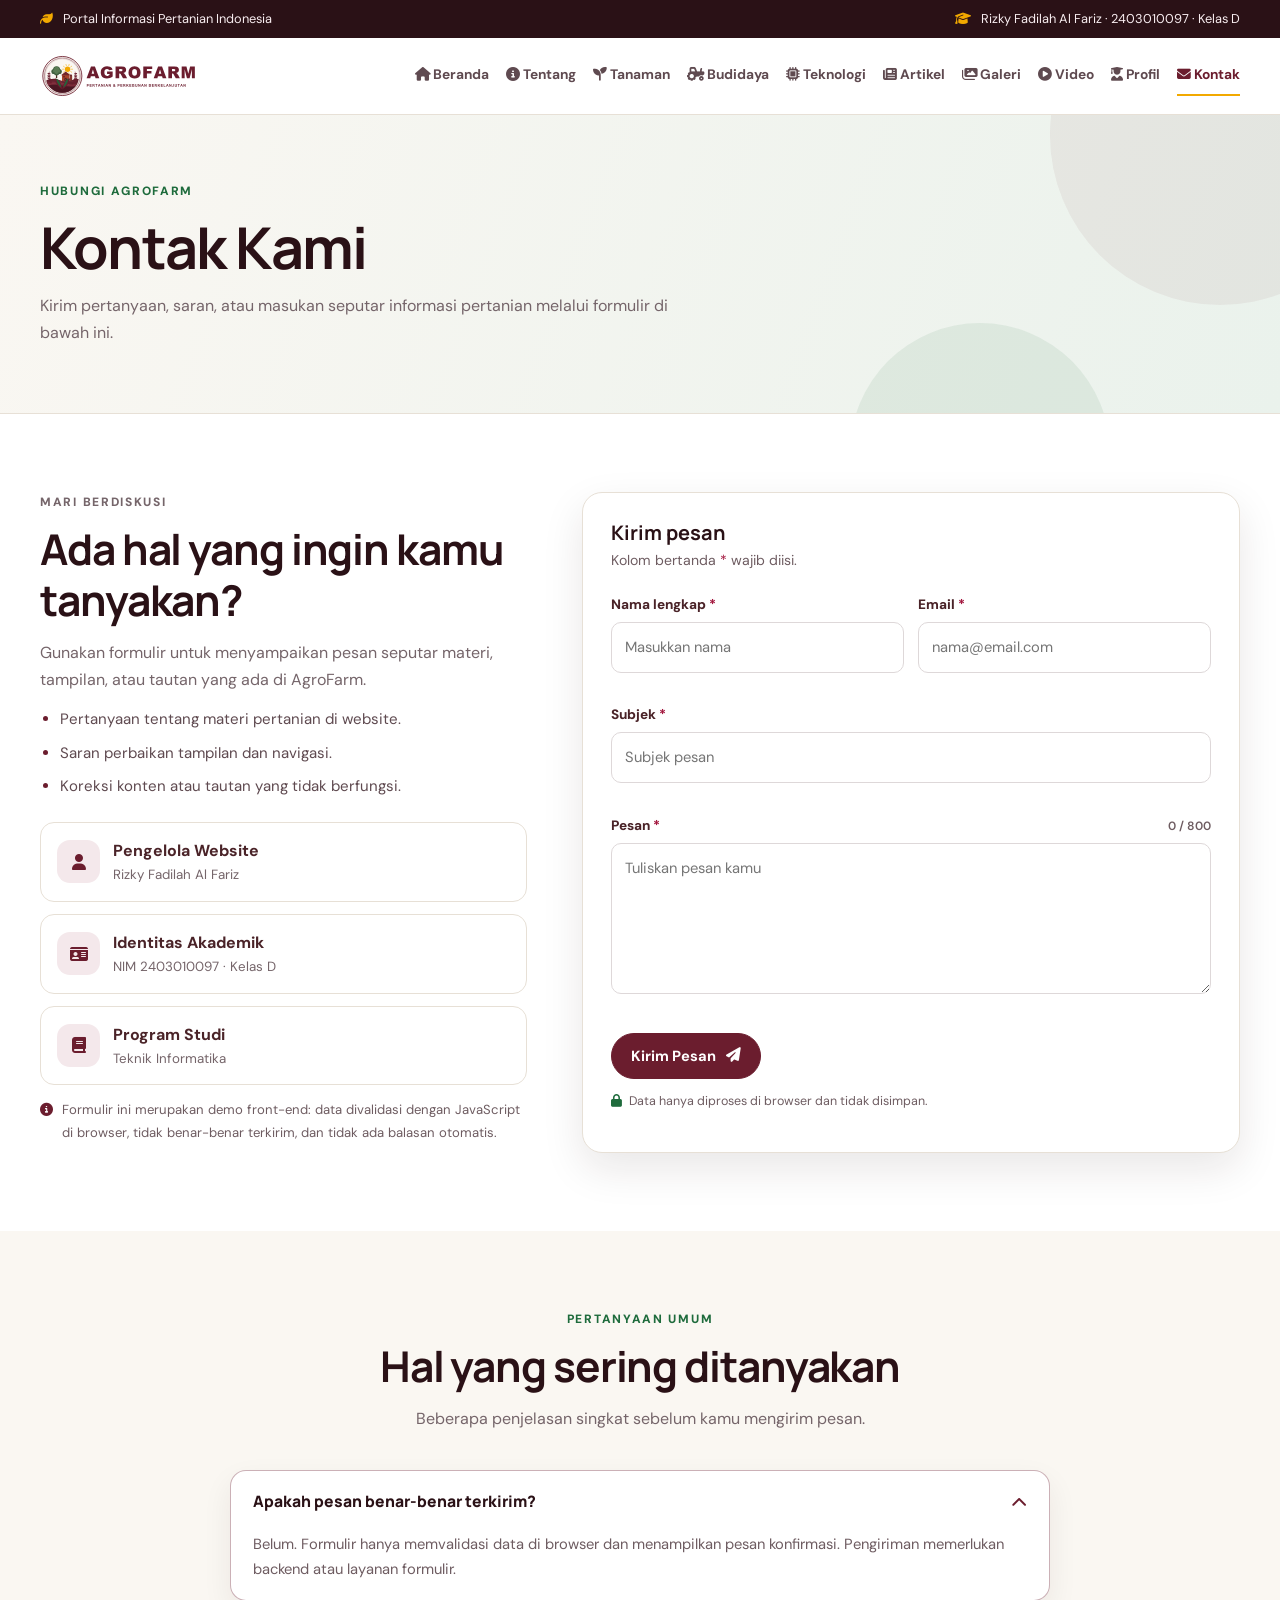
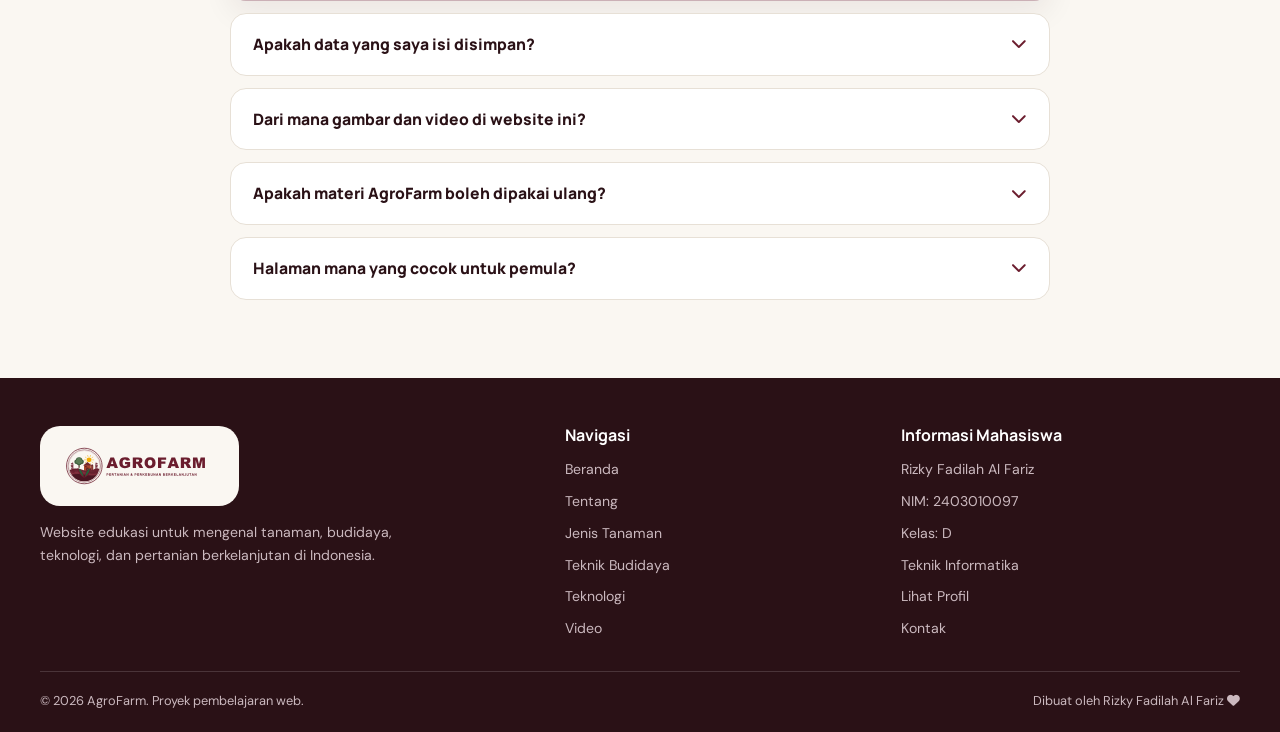
<file: kontak.html>
<!DOCTYPE html>
<html lang="id">
<head>
  <meta charset="UTF-8">
  <meta name="viewport" content="width=device-width, initial-scale=1.0">
  <meta name="description" content="Hubungi AgroFarm melalui formulir kontak dengan validasi JavaScript. Sampaikan pertanyaan, saran, atau koreksi konten website. Penyusun: Rizky Fadilah Al Fariz, NIM 2403010097, Kelas D.">
  <meta name="author" content="Rizky Fadilah Al Fariz">
  <title>Kontak | AgroFarm - Rizky Fadilah Al Fariz</title>
  <link rel="preconnect" href="https://fonts.googleapis.com">
  <link rel="preconnect" href="https://fonts.gstatic.com" crossorigin>
  <link href="https://fonts.googleapis.com/css2?family=DM+Sans:wght@400;500;600;700;800&family=Manrope:wght@400;500;600;700;800&display=swap" rel="stylesheet">
  <link rel="stylesheet" href="https://cdnjs.cloudflare.com/ajax/libs/font-awesome/6.5.2/css/all.min.css">
  <link rel="icon" type="image/svg+xml" href="assets/images/logo/agrofarm-icon.svg">
  <link rel="icon" type="image/png" sizes="32x32" href="assets/images/logo/favicon-32.png">
  <link rel="apple-touch-icon" sizes="180x180" href="assets/images/logo/apple-touch-icon.png">
  <link rel="stylesheet" href="assets/rizky_style.css">
  <meta property="og:type" content="website">
  <meta property="og:site_name" content="AgroFarm">
  <meta property="og:title" content="Kontak | AgroFarm - Rizky Fadilah Al Fariz">
  <meta property="og:description" content="Formulir kontak AgroFarm dengan validasi JavaScript. Sampaikan pertanyaan, saran, atau koreksi konten. Penyusun: Rizky Fadilah Al Fariz, NIM 2403010097, Kelas D.">
  <meta property="og:image" content="assets/images/logo/og-agrofarm.png">
  <meta property="og:image:width" content="1200">
  <meta property="og:image:height" content="630">
  <meta property="og:image:alt" content="Logo AgroFarm – Pertanian &amp; Perkebunan Berkelanjutan">
  <meta name="twitter:card" content="summary_large_image">
  <meta name="twitter:title" content="Kontak | AgroFarm - Rizky Fadilah Al Fariz">
  <meta name="twitter:description" content="Formulir kontak AgroFarm dengan validasi JavaScript. Sampaikan pertanyaan, saran, atau koreksi konten. Penyusun: Rizky Fadilah Al Fariz, NIM 2403010097, Kelas D.">
  <meta name="twitter:image" content="assets/images/logo/og-agrofarm.png">
</head>
<body>
  <div class="rizky_topbar"><div class="rizky_container"><span><i class="fa-solid fa-leaf"></i> Portal Informasi Pertanian Indonesia</span><span><i class="fa-solid fa-graduation-cap"></i> Rizky Fadilah Al Fariz · 2403010097 · Kelas D</span></div></div>
  <header class="rizky_header"><nav class="rizky_container rizky_nav">
    <a class="rizky_brand rizky_brand_logo" href="index.html" aria-label="AgroFarm – kembali ke beranda">
      <img class="rizky_logo_horizontal" src="assets/images/logo/agrofarm-horizontal.svg" alt="AgroFarm – Pertanian &amp; Perkebunan Berkelanjutan" width="166" height="44">
      <img class="rizky_logo_icon" src="assets/images/logo/agrofarm-icon.svg" alt="AgroFarm" width="36" height="36">
    </a>
    <button class="rizky_menu_toggle" id="rizky_menu_toggle" aria-label="Buka menu navigasi" aria-controls="rizky_nav_links" aria-expanded="false"><i class="fa-solid fa-bars"></i></button>
    <div class="rizky_nav_links" id="rizky_nav_links"><a href="index.html"><i class="fa-solid fa-house"></i> Beranda</a>
<a href="tentang.html"><i class="fa-solid fa-circle-info"></i> Tentang</a>
<a href="tanaman.html"><i class="fa-solid fa-seedling"></i> Tanaman</a>
<a href="budidaya.html"><i class="fa-solid fa-tractor"></i> Budidaya</a>
<a href="teknologi.html"><i class="fa-solid fa-microchip"></i> Teknologi</a>
<a href="artikel.html"><i class="fa-solid fa-newspaper"></i> Artikel</a>
<a href="galeri.html"><i class="fa-solid fa-images"></i> Galeri</a>
<a href="video.html"><i class="fa-solid fa-circle-play"></i> Video</a>
<a href="profil.html"><i class="fa-solid fa-user-graduate"></i> Profil</a>
<a href="kontak.html" class="rizky_active" aria-current="page"><i class="fa-solid fa-envelope"></i> Kontak</a></div>
  </nav></header>
  <main>
<section class="rizky_page_banner"><div class="rizky_container"><p class="rizky_kicker">Hubungi AgroFarm</p><h1>Kontak Kami</h1><p>Kirim pertanyaan, saran, atau masukan seputar informasi pertanian melalui formulir di bawah ini.</p></div></section>
<section class="rizky_section"><div class="rizky_container"><div class="rizky_contact_grid"><div><p class="rizky_kicker">Mari berdiskusi</p><h2>Ada hal yang ingin kamu tanyakan?</h2><p>Gunakan formulir untuk menyampaikan pesan seputar materi, tampilan, atau tautan yang ada di AgroFarm.</p><ul class="rizky_list"><li>Pertanyaan tentang materi pertanian di website.</li><li>Saran perbaikan tampilan dan navigasi.</li><li>Koreksi konten atau tautan yang tidak berfungsi.</li></ul><div class="rizky_contact_items"><div class="rizky_contact_item"><i class="fa-solid fa-user"></i><div><strong>Pengelola Website</strong><small>Rizky Fadilah Al Fariz</small></div></div><div class="rizky_contact_item"><i class="fa-solid fa-id-card"></i><div><strong>Identitas Akademik</strong><small>NIM 2403010097 · Kelas D</small></div></div><div class="rizky_contact_item"><i class="fa-solid fa-book"></i><div><strong>Program Studi</strong><small>Teknik Informatika</small></div></div></div><p class="rizky_contact_note"><i class="fa-solid fa-circle-info" aria-hidden="true"></i> Formulir ini merupakan demo front-end: data divalidasi dengan JavaScript di browser, tidak benar-benar terkirim, dan tidak ada balasan otomatis.</p></div>
<form class="rizky_form" id="rizky_contact_form" novalidate>
  <div class="rizky_form_head"><h3>Kirim pesan</h3><p>Kolom bertanda <span class="rizky_required">*</span> wajib diisi.</p></div>
  <div class="rizky_form_row">
    <div><label for="rizky_nama">Nama lengkap <span class="rizky_required" aria-hidden="true">*</span></label><input id="rizky_nama" name="nama" required autocomplete="name" minlength="3" maxlength="60" placeholder="Masukkan nama" aria-describedby="rizky_error_nama"><small class="rizky_field_error" id="rizky_error_nama"></small></div>
    <div><label for="rizky_email">Email <span class="rizky_required" aria-hidden="true">*</span></label><input id="rizky_email" name="email" type="email" required autocomplete="email" maxlength="120" placeholder="nama@email.com" aria-describedby="rizky_error_email"><small class="rizky_field_error" id="rizky_error_email"></small></div>
  </div>
  <label for="rizky_subjek">Subjek <span class="rizky_required" aria-hidden="true">*</span></label>
  <input id="rizky_subjek" name="subjek" required minlength="4" maxlength="100" placeholder="Subjek pesan" aria-describedby="rizky_error_subjek">
  <small class="rizky_field_error" id="rizky_error_subjek"></small>
  <div class="rizky_label_row"><label for="rizky_pesan">Pesan <span class="rizky_required" aria-hidden="true">*</span></label><span class="rizky_form_counter" id="rizky_pesan_counter">0 / 800</span></div>
  <textarea id="rizky_pesan" name="pesan" rows="5" required minlength="15" maxlength="800" placeholder="Tuliskan pesan kamu" aria-describedby="rizky_error_pesan rizky_pesan_counter"></textarea>
  <small class="rizky_field_error" id="rizky_error_pesan"></small>
  <button class="rizky_button" type="submit">Kirim Pesan <i class="fa-solid fa-paper-plane"></i></button>
  <p class="rizky_form_privacy"><i class="fa-solid fa-lock" aria-hidden="true"></i> Data hanya diproses di browser dan tidak disimpan.</p>
  <p class="rizky_form_notice" id="rizky_form_notice" role="status" aria-live="polite"></p>
</form></div></div></section><section class="rizky_section rizky_section_soft"><div class="rizky_container"><div class="rizky_section_head"><p class="rizky_kicker">Pertanyaan umum</p><h2>Hal yang sering ditanyakan</h2><p>Beberapa penjelasan singkat sebelum kamu mengirim pesan.</p></div>
<div class="rizky_faq">
<details class="rizky_faq_item" open><summary>Apakah pesan benar-benar terkirim? <i class="fa-solid fa-chevron-down" aria-hidden="true"></i></summary><p>Belum. Formulir hanya memvalidasi data di browser dan menampilkan pesan konfirmasi. Pengiriman memerlukan backend atau layanan formulir.</p></details>
<details class="rizky_faq_item"><summary>Apakah data yang saya isi disimpan? <i class="fa-solid fa-chevron-down" aria-hidden="true"></i></summary><p>Tidak. Tidak ada data yang dikirim atau disimpan. Seluruh pemeriksaan kolom dilakukan di browser menggunakan JavaScript.</p></details>
<details class="rizky_faq_item"><summary>Dari mana gambar dan video di website ini? <i class="fa-solid fa-chevron-down" aria-hidden="true"></i></summary><p>Foto galeri, artikel, dan komoditas berasal dari Pexels, dipotong sesuai kebutuhan, lalu disimpan lokal di folder assets. Video disematkan dari kanal YouTube yang relevan beserta sumbernya.</p></details>
<details class="rizky_faq_item"><summary>Apakah materi AgroFarm boleh dipakai ulang? <i class="fa-solid fa-chevron-down" aria-hidden="true"></i></summary><p>Website ini dibuat untuk pembelajaran. Jika menggunakan materinya, sebaiknya cantumkan sumber dan tetap hargai hak cipta media.</p></details>
<details class="rizky_faq_item"><summary>Halaman mana yang cocok untuk pemula? <i class="fa-solid fa-chevron-down" aria-hidden="true"></i></summary><p>Mulai dari Beranda, lalu Tentang, Tanaman, dan Budidaya. Setelah itu lanjutkan ke Teknologi, Artikel, Galeri, dan Video.</p></details>
</div></div></section>
</main>
  <footer class="rizky_footer"><div class="rizky_container"><div class="rizky_footer_grid">
    <div><a class="rizky_brand rizky_brand_logo rizky_footer_brand" href="index.html" aria-label="AgroFarm – kembali ke beranda"><span class="rizky_logo_panel"><img class="rizky_logo_horizontal" src="assets/images/logo/agrofarm-horizontal.svg" alt="AgroFarm – Pertanian &amp; Perkebunan Berkelanjutan" width="151" height="40"></span></a><p>Website edukasi untuk mengenal tanaman, budidaya, teknologi, dan pertanian berkelanjutan di Indonesia.</p></div>
    <div><h3>Navigasi</h3><div class="rizky_footer_links"><a href="index.html">Beranda</a><a href="tentang.html">Tentang</a><a href="tanaman.html">Jenis Tanaman</a><a href="budidaya.html">Teknik Budidaya</a><a href="teknologi.html">Teknologi</a><a href="video.html">Video</a></div></div>
    <div><h3>Informasi Mahasiswa</h3><div class="rizky_footer_links"><span>Rizky Fadilah Al Fariz</span><span>NIM: 2403010097</span><span>Kelas: D</span><span>Teknik Informatika</span><a href="profil.html">Lihat Profil</a><a href="kontak.html">Kontak</a></div></div>
  </div><div class="rizky_footer_bottom"><span>© <span id="rizky_year"></span> AgroFarm. Proyek pembelajaran web.</span><span>Dibuat oleh Rizky Fadilah Al Fariz <i class="fa-solid fa-heart"></i></span></div></div></footer>
  <button class="rizky_back_to_top" id="rizky_back_to_top" type="button" aria-label="Kembali ke atas"><i class="fa-solid fa-arrow-up"></i></button>
  <script src="assets/rizky_script.js"></script>
</body>
</html>
</file>
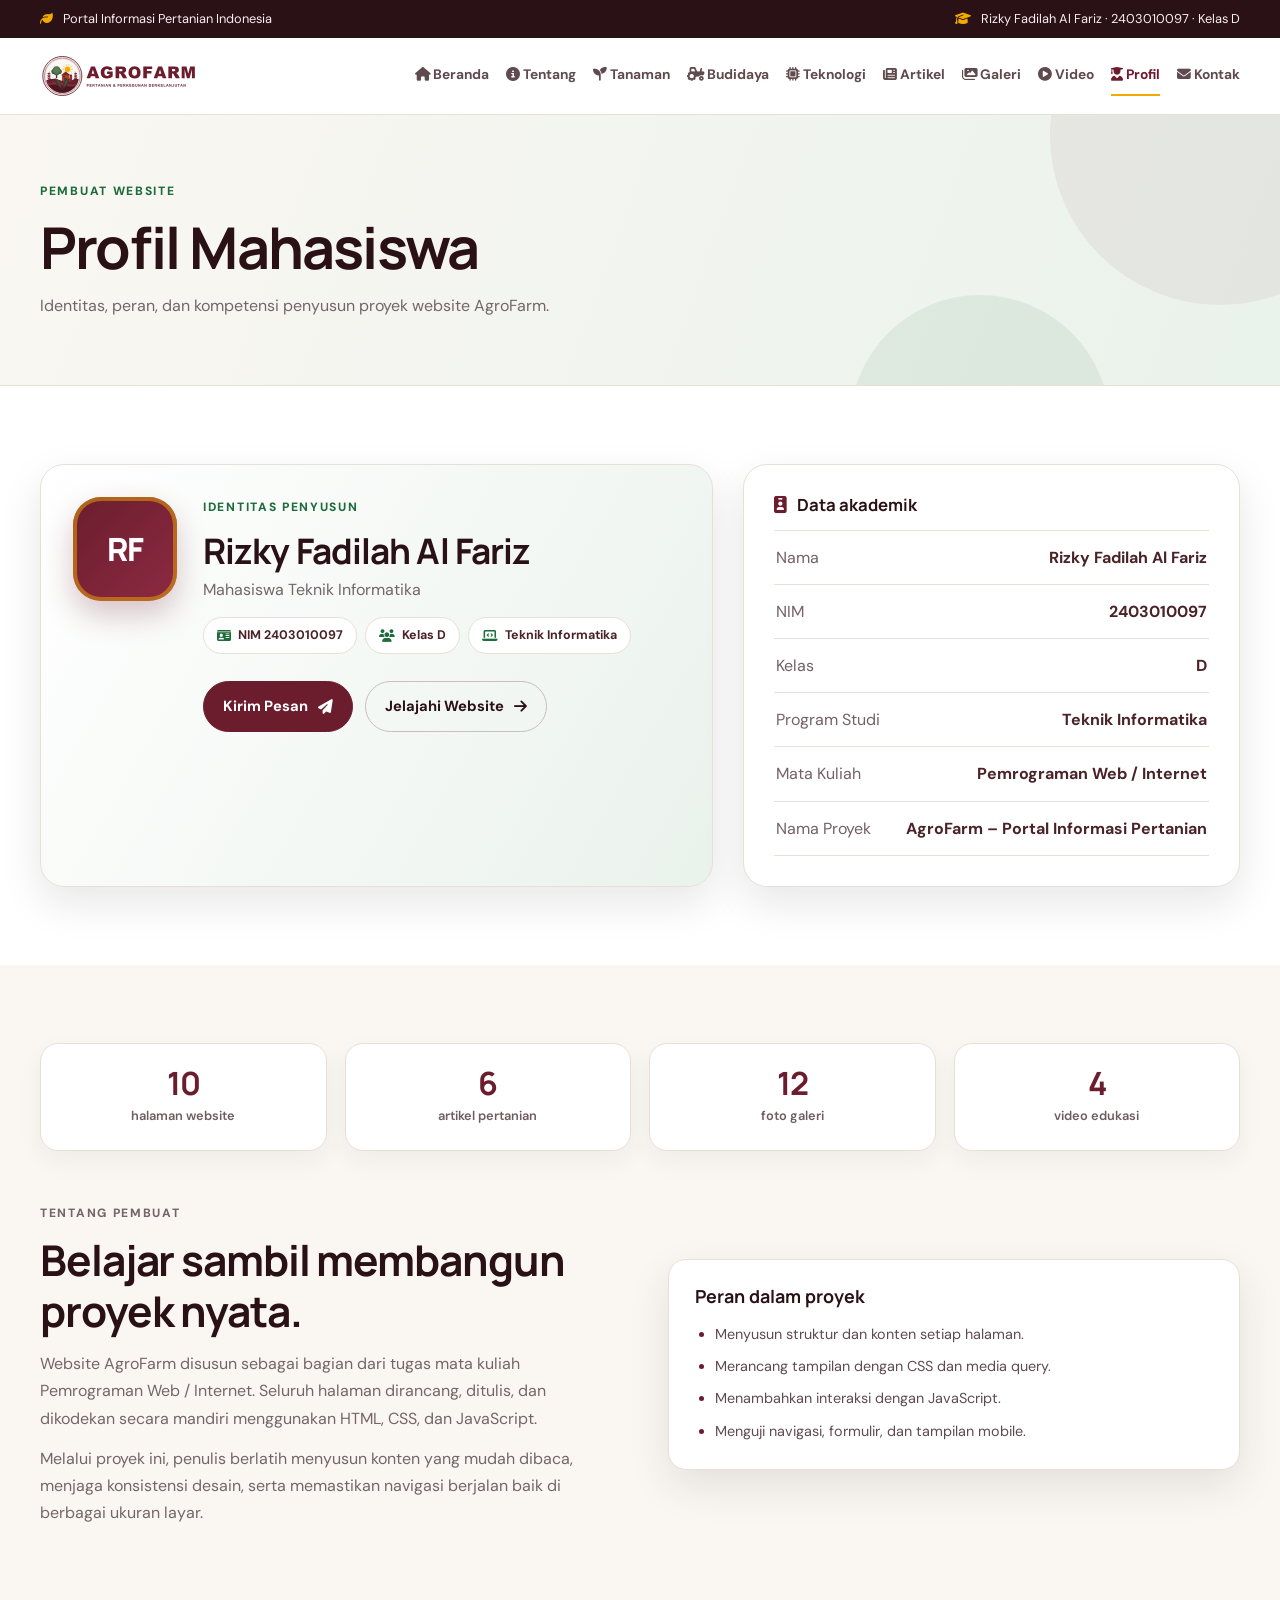
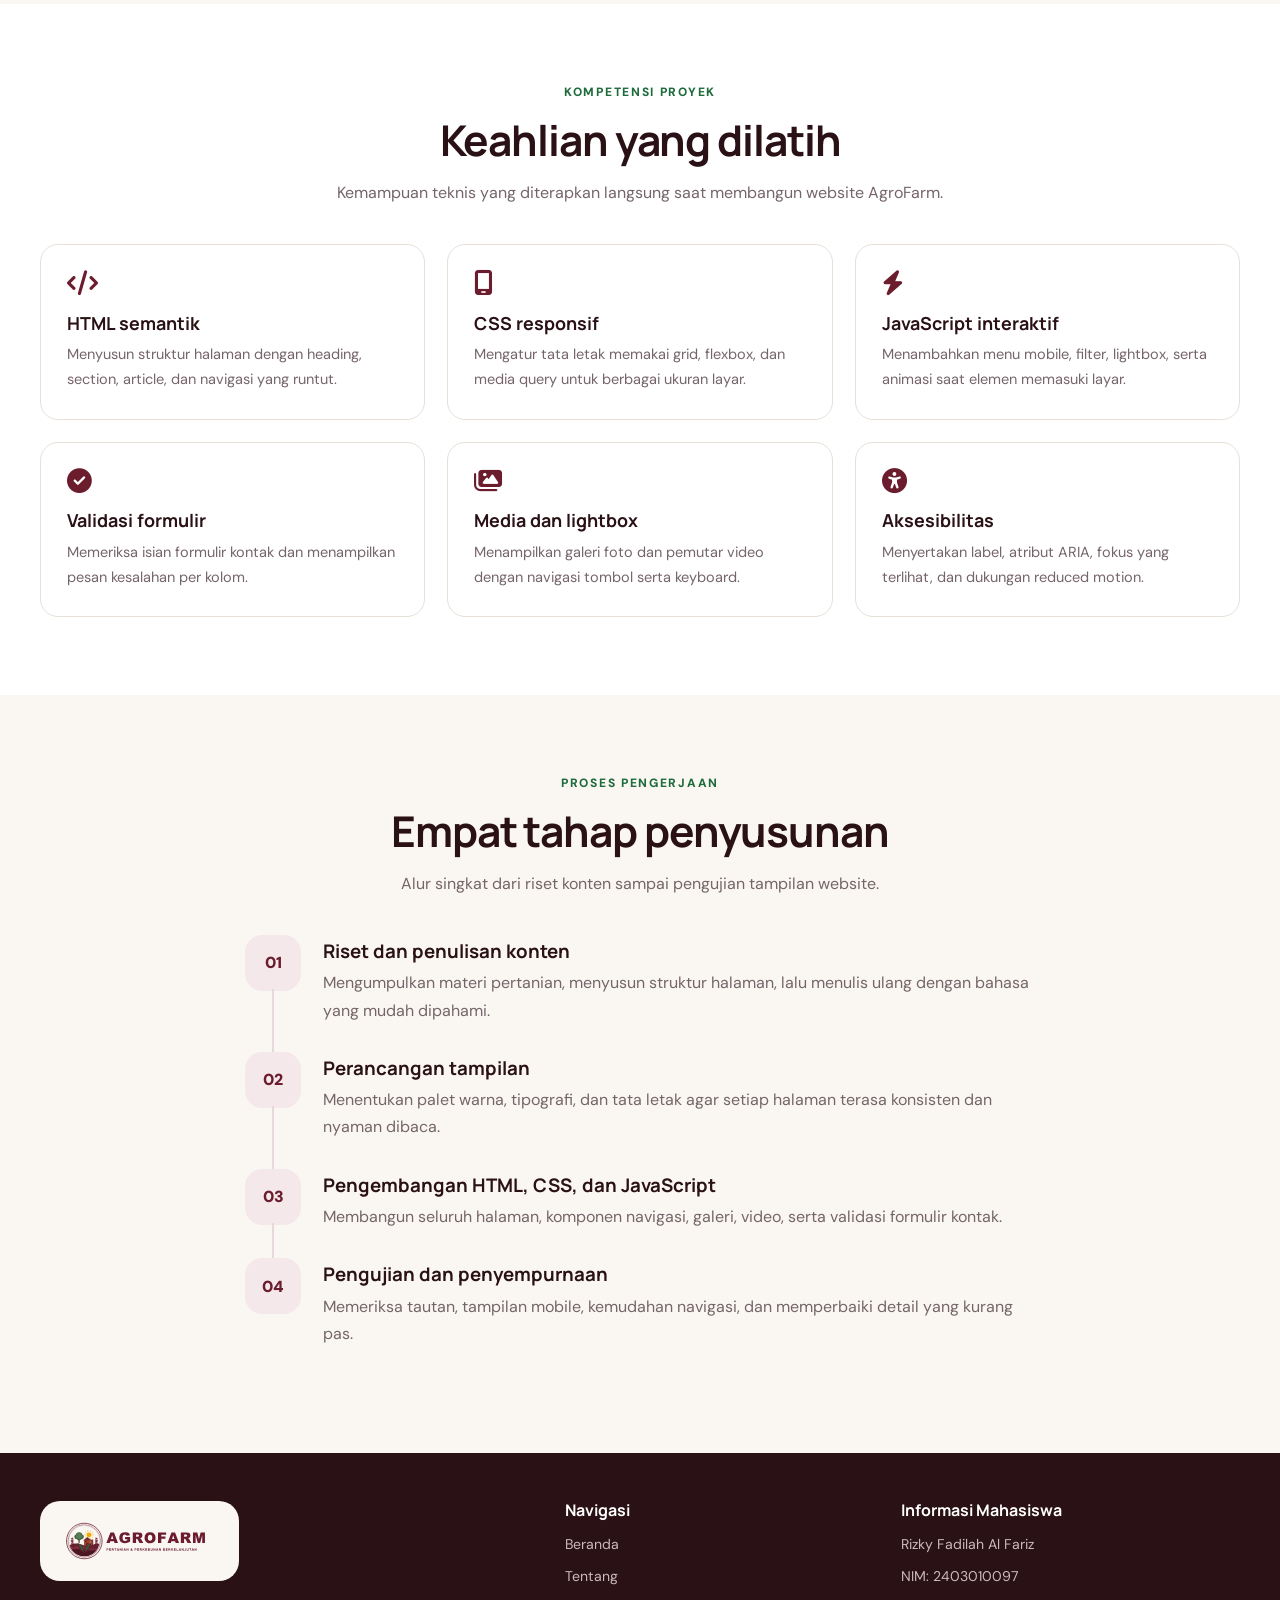
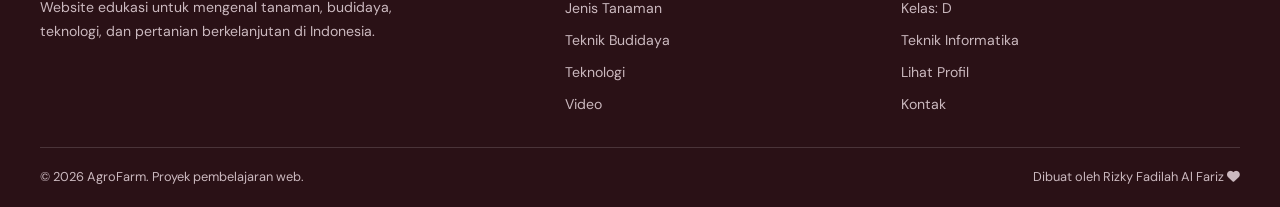
<file: profil.html>
<!DOCTYPE html>
<html lang="id">
<head>
  <meta charset="UTF-8">
  <meta name="viewport" content="width=device-width, initial-scale=1.0">
  <meta name="description" content="Profil penyusun AgroFarm: Rizky Fadilah Al Fariz, NIM 2403010097, Kelas D, mahasiswa Teknik Informatika. Keahlian, peran, dan tahapan pengerjaan proyek website.">
  <meta name="author" content="Rizky Fadilah Al Fariz">
  <title>Profil Mahasiswa | AgroFarm - Rizky Fadilah Al Fariz</title>
  <link rel="preconnect" href="https://fonts.googleapis.com">
  <link rel="preconnect" href="https://fonts.gstatic.com" crossorigin>
  <link href="https://fonts.googleapis.com/css2?family=DM+Sans:wght@400;500;600;700;800&family=Manrope:wght@400;500;600;700;800&display=swap" rel="stylesheet">
  <link rel="stylesheet" href="https://cdnjs.cloudflare.com/ajax/libs/font-awesome/6.5.2/css/all.min.css">
  <link rel="icon" type="image/svg+xml" href="assets/images/logo/agrofarm-icon.svg">
  <link rel="icon" type="image/png" sizes="32x32" href="assets/images/logo/favicon-32.png">
  <link rel="apple-touch-icon" sizes="180x180" href="assets/images/logo/apple-touch-icon.png">
  <link rel="stylesheet" href="assets/rizky_style.css">
  <meta property="og:type" content="website">
  <meta property="og:site_name" content="AgroFarm">
  <meta property="og:title" content="Profil Mahasiswa | AgroFarm - Rizky Fadilah Al Fariz">
  <meta property="og:description" content="Profil penyusun AgroFarm: Rizky Fadilah Al Fariz, NIM 2403010097, Kelas D, mahasiswa Teknik Informatika. Keahlian, peran, dan tahapan pengerjaan proyek website.">
  <meta property="og:image" content="assets/images/logo/og-agrofarm.png">
  <meta property="og:image:width" content="1200">
  <meta property="og:image:height" content="630">
  <meta property="og:image:alt" content="Logo AgroFarm – Pertanian &amp; Perkebunan Berkelanjutan">
  <meta name="twitter:card" content="summary_large_image">
  <meta name="twitter:title" content="Profil Mahasiswa | AgroFarm - Rizky Fadilah Al Fariz">
  <meta name="twitter:description" content="Profil penyusun AgroFarm: Rizky Fadilah Al Fariz, NIM 2403010097, Kelas D, mahasiswa Teknik Informatika. Keahlian, peran, dan tahapan pengerjaan proyek website.">
  <meta name="twitter:image" content="assets/images/logo/og-agrofarm.png">
</head>
<body>
  <div class="rizky_topbar"><div class="rizky_container"><span><i class="fa-solid fa-leaf"></i> Portal Informasi Pertanian Indonesia</span><span><i class="fa-solid fa-graduation-cap"></i> Rizky Fadilah Al Fariz · 2403010097 · Kelas D</span></div></div>
  <header class="rizky_header"><nav class="rizky_container rizky_nav">
    <a class="rizky_brand rizky_brand_logo" href="index.html" aria-label="AgroFarm – kembali ke beranda">
      <img class="rizky_logo_horizontal" src="assets/images/logo/agrofarm-horizontal.svg" alt="AgroFarm – Pertanian &amp; Perkebunan Berkelanjutan" width="166" height="44">
      <img class="rizky_logo_icon" src="assets/images/logo/agrofarm-icon.svg" alt="AgroFarm" width="36" height="36">
    </a>
    <button class="rizky_menu_toggle" id="rizky_menu_toggle" aria-label="Buka menu navigasi" aria-controls="rizky_nav_links" aria-expanded="false"><i class="fa-solid fa-bars"></i></button>
    <div class="rizky_nav_links" id="rizky_nav_links"><a href="index.html"><i class="fa-solid fa-house"></i> Beranda</a>
<a href="tentang.html"><i class="fa-solid fa-circle-info"></i> Tentang</a>
<a href="tanaman.html"><i class="fa-solid fa-seedling"></i> Tanaman</a>
<a href="budidaya.html"><i class="fa-solid fa-tractor"></i> Budidaya</a>
<a href="teknologi.html"><i class="fa-solid fa-microchip"></i> Teknologi</a>
<a href="artikel.html"><i class="fa-solid fa-newspaper"></i> Artikel</a>
<a href="galeri.html"><i class="fa-solid fa-images"></i> Galeri</a>
<a href="video.html"><i class="fa-solid fa-circle-play"></i> Video</a>
<a href="profil.html" class="rizky_active" aria-current="page"><i class="fa-solid fa-user-graduate"></i> Profil</a>
<a href="kontak.html"><i class="fa-solid fa-envelope"></i> Kontak</a></div>
  </nav></header>
  <main>
<section class="rizky_page_banner"><div class="rizky_container"><p class="rizky_kicker">Pembuat website</p><h1>Profil Mahasiswa</h1><p>Identitas, peran, dan kompetensi penyusun proyek website AgroFarm.</p></div></section>
<section class="rizky_section"><div class="rizky_container"><div class="rizky_profile_hero"><div class="rizky_profile_main"><div class="rizky_profile_avatar" aria-hidden="true">RF</div><div><p class="rizky_kicker">Identitas penyusun</p><h2>Rizky Fadilah Al Fariz</h2><p class="rizky_profile_subtitle">Mahasiswa Teknik Informatika</p><div class="rizky_profile_chips"><span><i class="fa-solid fa-id-card"></i> NIM 2403010097</span><span><i class="fa-solid fa-users"></i> Kelas D</span><span><i class="fa-solid fa-laptop-code"></i> Teknik Informatika</span></div><div class="rizky_actions"><a class="rizky_button" href="kontak.html">Kirim Pesan <i class="fa-solid fa-paper-plane"></i></a><a class="rizky_button rizky_button_light" href="index.html">Jelajahi Website <i class="fa-solid fa-arrow-right"></i></a></div></div></div><div class="rizky_profile_card"><h3><i class="fa-solid fa-id-badge"></i> Data akademik</h3><div class="rizky_profile_table"><div><span>Nama</span><strong>Rizky Fadilah Al Fariz</strong></div><div><span>NIM</span><strong>2403010097</strong></div><div><span>Kelas</span><strong>D</strong></div><div><span>Program Studi</span><strong>Teknik Informatika</strong></div><div><span>Mata Kuliah</span><strong>Pemrograman Web / Internet</strong></div><div><span>Nama Proyek</span><strong>AgroFarm – Portal Informasi Pertanian</strong></div></div></div></div></div></section>
<section class="rizky_section rizky_section_soft"><div class="rizky_container"><div class="rizky_stats"><div class="rizky_stat"><strong>10</strong><span>halaman website</span></div><div class="rizky_stat"><strong>6</strong><span>artikel pertanian</span></div><div class="rizky_stat"><strong>12</strong><span>foto galeri</span></div><div class="rizky_stat"><strong>4</strong><span>video edukasi</span></div></div><div class="rizky_split"><div><p class="rizky_kicker">Tentang pembuat</p><h2>Belajar sambil membangun proyek nyata.</h2><p>Website AgroFarm disusun sebagai bagian dari tugas mata kuliah Pemrograman Web / Internet. Seluruh halaman dirancang, ditulis, dan dikodekan secara mandiri menggunakan HTML, CSS, dan JavaScript.</p><p>Melalui proyek ini, penulis berlatih menyusun konten yang mudah dibaca, menjaga konsistensi desain, serta memastikan navigasi berjalan baik di berbagai ukuran layar.</p></div><div class="rizky_panel"><h3>Peran dalam proyek</h3><ul class="rizky_list"><li>Menyusun struktur dan konten setiap halaman.</li><li>Merancang tampilan dengan CSS dan media query.</li><li>Menambahkan interaksi dengan JavaScript.</li><li>Menguji navigasi, formulir, dan tampilan mobile.</li></ul></div></div></div></section>
<section class="rizky_section"><div class="rizky_container"><div class="rizky_section_head"><p class="rizky_kicker">Kompetensi proyek</p><h2>Keahlian yang dilatih</h2><p>Kemampuan teknis yang diterapkan langsung saat membangun website AgroFarm.</p></div><div class="rizky_grid rizky_grid_3"><article class="rizky_info_card"><i class="fa-solid fa-code"></i><h3>HTML semantik</h3><p>Menyusun struktur halaman dengan heading, section, article, dan navigasi yang runtut.</p></article><article class="rizky_info_card"><i class="fa-solid fa-mobile-screen"></i><h3>CSS responsif</h3><p>Mengatur tata letak memakai grid, flexbox, dan media query untuk berbagai ukuran layar.</p></article><article class="rizky_info_card"><i class="fa-solid fa-bolt"></i><h3>JavaScript interaktif</h3><p>Menambahkan menu mobile, filter, lightbox, serta animasi saat elemen memasuki layar.</p></article><article class="rizky_info_card"><i class="fa-solid fa-circle-check"></i><h3>Validasi formulir</h3><p>Memeriksa isian formulir kontak dan menampilkan pesan kesalahan per kolom.</p></article><article class="rizky_info_card"><i class="fa-solid fa-images"></i><h3>Media dan lightbox</h3><p>Menampilkan galeri foto dan pemutar video dengan navigasi tombol serta keyboard.</p></article><article class="rizky_info_card"><i class="fa-solid fa-universal-access"></i><h3>Aksesibilitas</h3><p>Menyertakan label, atribut ARIA, fokus yang terlihat, dan dukungan reduced motion.</p></article></div></div></section>
<section class="rizky_section rizky_section_soft"><div class="rizky_container"><div class="rizky_section_head"><p class="rizky_kicker">Proses pengerjaan</p><h2>Empat tahap penyusunan</h2><p>Alur singkat dari riset konten sampai pengujian tampilan website.</p></div><div class="rizky_timeline"><div class="rizky_step"><span>01</span><div><h3>Riset dan penulisan konten</h3><p>Mengumpulkan materi pertanian, menyusun struktur halaman, lalu menulis ulang dengan bahasa yang mudah dipahami.</p></div></div><div class="rizky_step"><span>02</span><div><h3>Perancangan tampilan</h3><p>Menentukan palet warna, tipografi, dan tata letak agar setiap halaman terasa konsisten dan nyaman dibaca.</p></div></div><div class="rizky_step"><span>03</span><div><h3>Pengembangan HTML, CSS, dan JavaScript</h3><p>Membangun seluruh halaman, komponen navigasi, galeri, video, serta validasi formulir kontak.</p></div></div><div class="rizky_step"><span>04</span><div><h3>Pengujian dan penyempurnaan</h3><p>Memeriksa tautan, tampilan mobile, kemudahan navigasi, dan memperbaiki detail yang kurang pas.</p></div></div></div></div></section>
</main>
  <footer class="rizky_footer"><div class="rizky_container"><div class="rizky_footer_grid">
    <div><a class="rizky_brand rizky_brand_logo rizky_footer_brand" href="index.html" aria-label="AgroFarm – kembali ke beranda"><span class="rizky_logo_panel"><img class="rizky_logo_horizontal" src="assets/images/logo/agrofarm-horizontal.svg" alt="AgroFarm – Pertanian &amp; Perkebunan Berkelanjutan" width="151" height="40"></span></a><p>Website edukasi untuk mengenal tanaman, budidaya, teknologi, dan pertanian berkelanjutan di Indonesia.</p></div>
    <div><h3>Navigasi</h3><div class="rizky_footer_links"><a href="index.html">Beranda</a><a href="tentang.html">Tentang</a><a href="tanaman.html">Jenis Tanaman</a><a href="budidaya.html">Teknik Budidaya</a><a href="teknologi.html">Teknologi</a><a href="video.html">Video</a></div></div>
    <div><h3>Informasi Mahasiswa</h3><div class="rizky_footer_links"><span>Rizky Fadilah Al Fariz</span><span>NIM: 2403010097</span><span>Kelas: D</span><span>Teknik Informatika</span><a href="profil.html">Lihat Profil</a><a href="kontak.html">Kontak</a></div></div>
  </div><div class="rizky_footer_bottom"><span>© <span id="rizky_year"></span> AgroFarm. Proyek pembelajaran web.</span><span>Dibuat oleh Rizky Fadilah Al Fariz <i class="fa-solid fa-heart"></i></span></div></div></footer>
  <button class="rizky_back_to_top" id="rizky_back_to_top" type="button" aria-label="Kembali ke atas"><i class="fa-solid fa-arrow-up"></i></button>
  <script src="assets/rizky_script.js"></script>
</body>
</html>
</file>
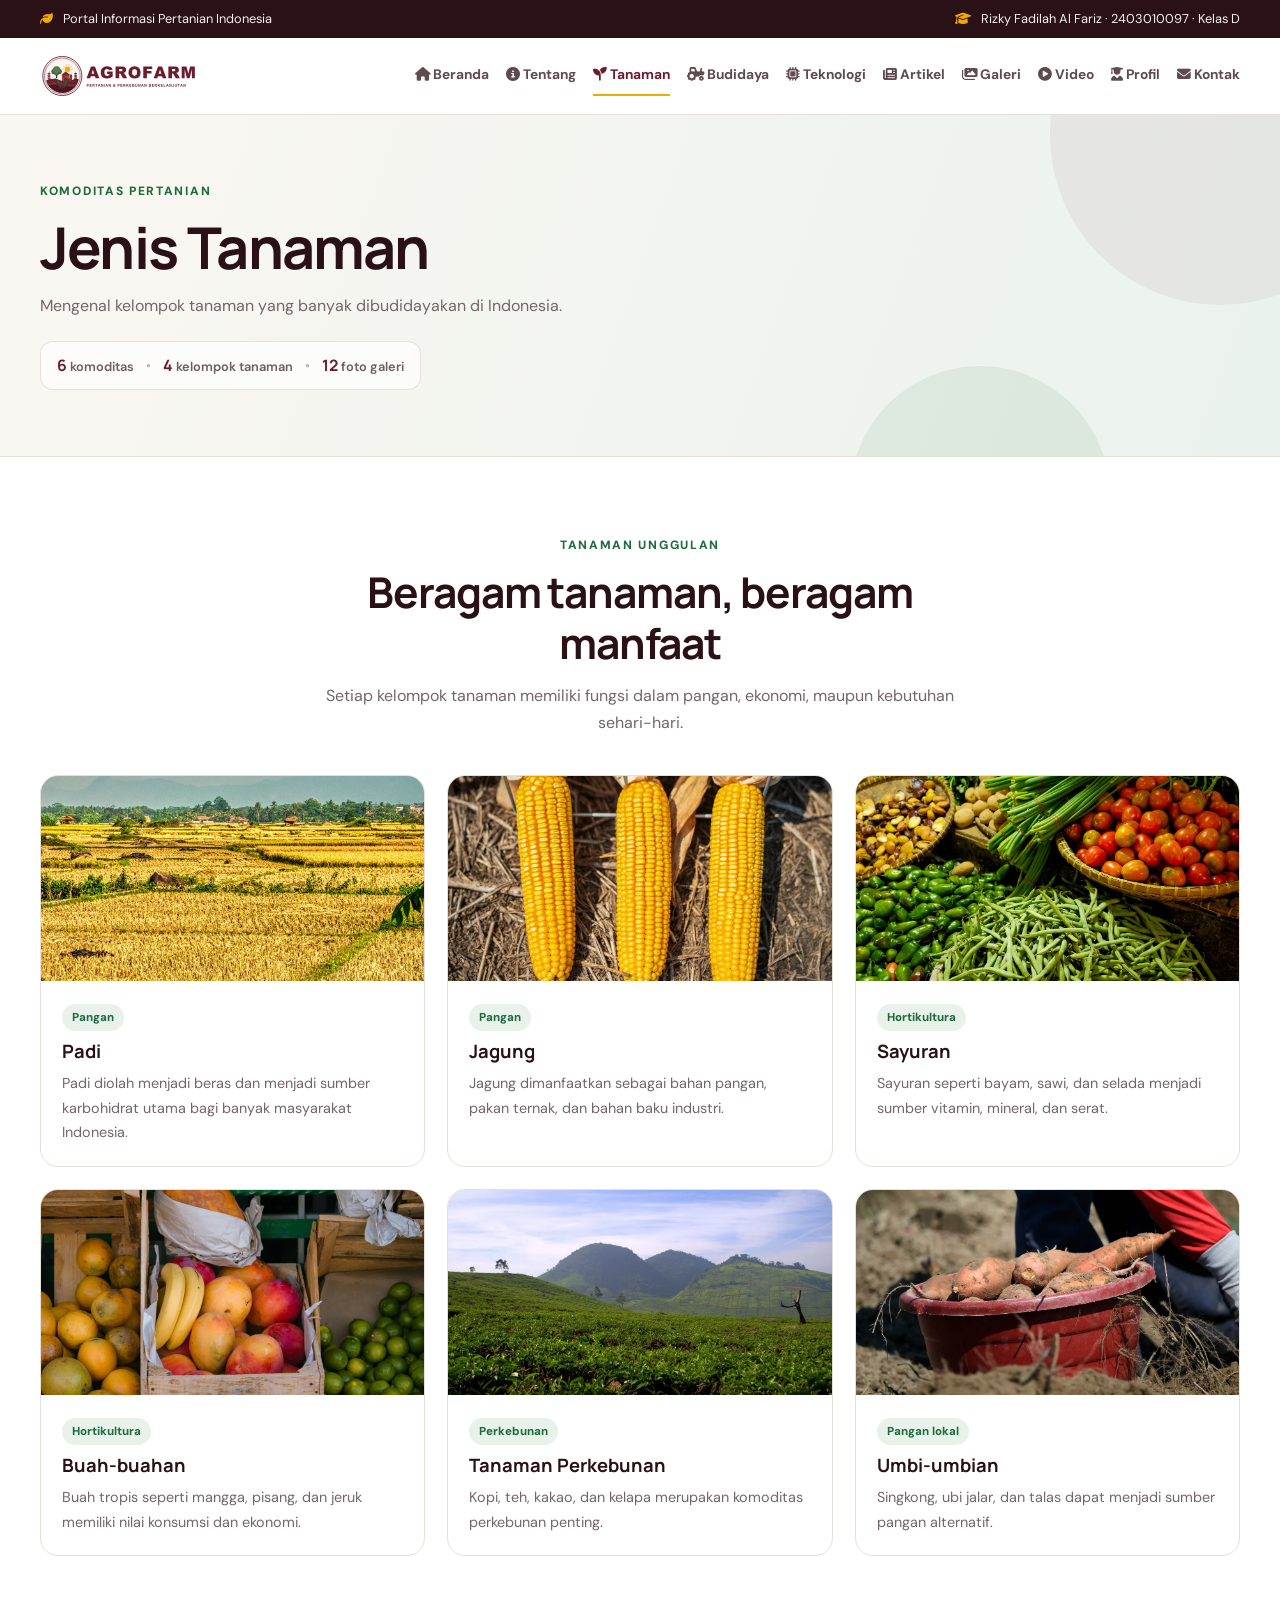
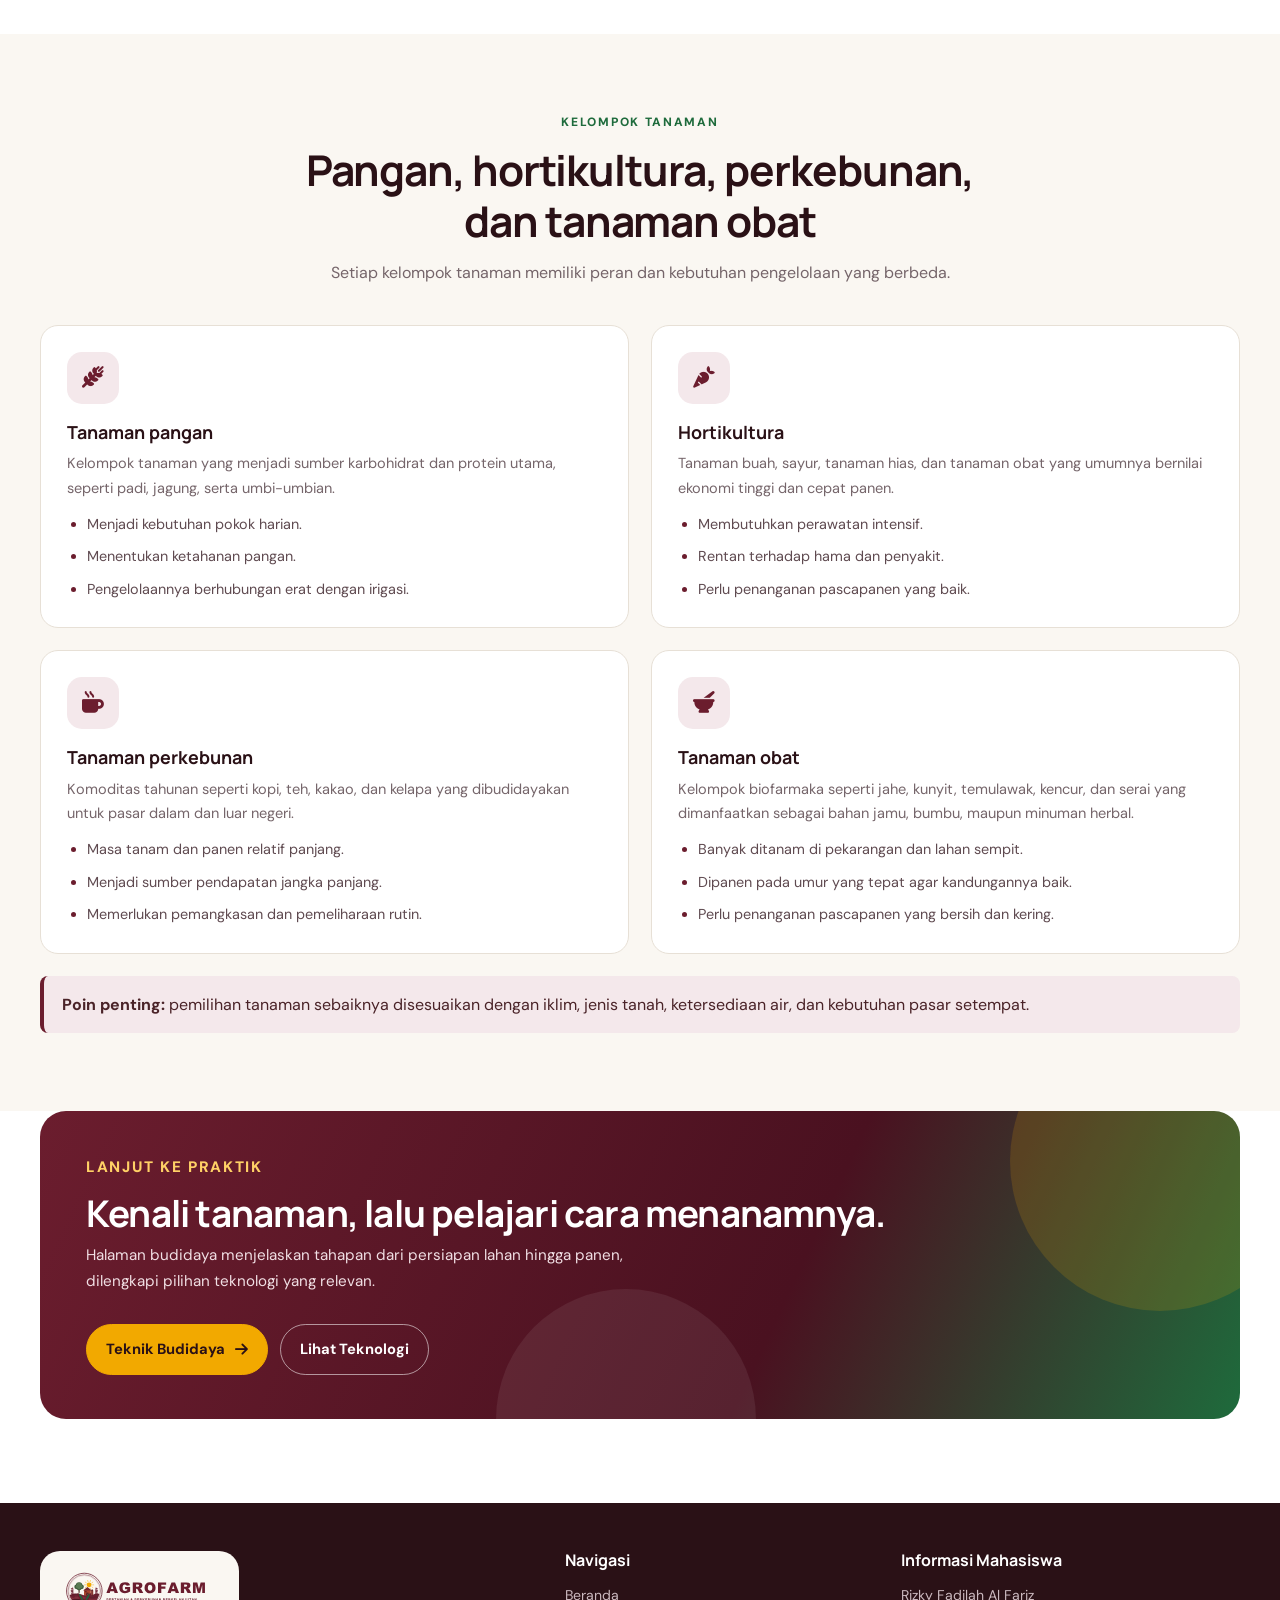
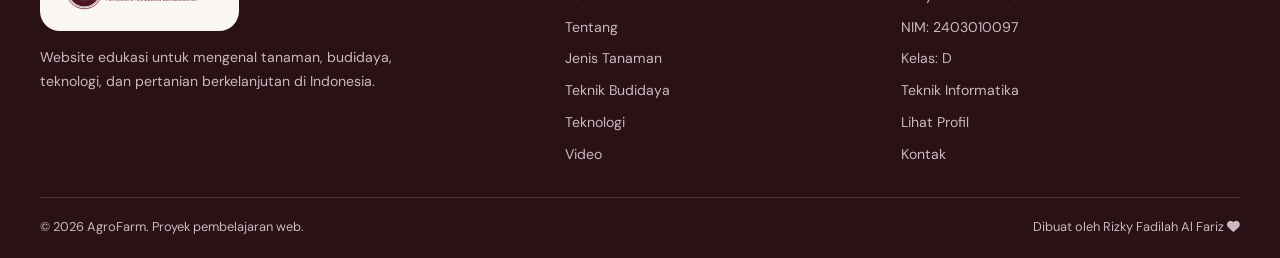
<file: tanaman.html>
<!DOCTYPE html>
<html lang="id">
<head>
  <meta charset="UTF-8">
  <meta name="viewport" content="width=device-width, initial-scale=1.0">
  <meta name="description" content="Jenis tanaman di Indonesia: pangan, hortikultura, perkebunan, dan tanaman obat beserta manfaatnya. Materi AgroFarm oleh Rizky Fadilah Al Fariz, NIM 2403010097, Kelas D.">
  <meta name="author" content="Rizky Fadilah Al Fariz">
  <title>Jenis Tanaman | AgroFarm - Rizky Fadilah Al Fariz</title>
  <link rel="preconnect" href="https://fonts.googleapis.com">
  <link rel="preconnect" href="https://fonts.gstatic.com" crossorigin>
  <link href="https://fonts.googleapis.com/css2?family=DM+Sans:wght@400;500;600;700;800&family=Manrope:wght@400;500;600;700;800&display=swap" rel="stylesheet">
  <link rel="stylesheet" href="https://cdnjs.cloudflare.com/ajax/libs/font-awesome/6.5.2/css/all.min.css">
  <link rel="icon" type="image/svg+xml" href="assets/images/logo/agrofarm-icon.svg">
  <link rel="icon" type="image/png" sizes="32x32" href="assets/images/logo/favicon-32.png">
  <link rel="apple-touch-icon" sizes="180x180" href="assets/images/logo/apple-touch-icon.png">
  <link rel="stylesheet" href="assets/rizky_style.css">
  <meta property="og:type" content="website">
  <meta property="og:site_name" content="AgroFarm">
  <meta property="og:title" content="Jenis Tanaman | AgroFarm - Rizky Fadilah Al Fariz">
  <meta property="og:description" content="Jenis tanaman di Indonesia: pangan, hortikultura, perkebunan, dan tanaman obat beserta manfaatnya. Materi AgroFarm oleh Rizky Fadilah Al Fariz, NIM 2403010097, Kelas D.">
  <meta property="og:image" content="assets/images/logo/og-agrofarm.png">
  <meta property="og:image:width" content="1200">
  <meta property="og:image:height" content="630">
  <meta property="og:image:alt" content="Logo AgroFarm – Pertanian &amp; Perkebunan Berkelanjutan">
  <meta name="twitter:card" content="summary_large_image">
  <meta name="twitter:title" content="Jenis Tanaman | AgroFarm - Rizky Fadilah Al Fariz">
  <meta name="twitter:description" content="Jenis tanaman di Indonesia: pangan, hortikultura, perkebunan, dan tanaman obat beserta manfaatnya. Materi AgroFarm oleh Rizky Fadilah Al Fariz, NIM 2403010097, Kelas D.">
  <meta name="twitter:image" content="assets/images/logo/og-agrofarm.png">
</head>
<body>
  <div class="rizky_topbar"><div class="rizky_container"><span><i class="fa-solid fa-leaf"></i> Portal Informasi Pertanian Indonesia</span><span><i class="fa-solid fa-graduation-cap"></i> Rizky Fadilah Al Fariz · 2403010097 · Kelas D</span></div></div>
  <header class="rizky_header"><nav class="rizky_container rizky_nav">
    <a class="rizky_brand rizky_brand_logo" href="index.html" aria-label="AgroFarm – kembali ke beranda">
      <img class="rizky_logo_horizontal" src="assets/images/logo/agrofarm-horizontal.svg" alt="AgroFarm – Pertanian &amp; Perkebunan Berkelanjutan" width="166" height="44">
      <img class="rizky_logo_icon" src="assets/images/logo/agrofarm-icon.svg" alt="AgroFarm" width="36" height="36">
    </a>
    <button class="rizky_menu_toggle" id="rizky_menu_toggle" aria-label="Buka menu navigasi" aria-controls="rizky_nav_links" aria-expanded="false"><i class="fa-solid fa-bars"></i></button>
    <div class="rizky_nav_links" id="rizky_nav_links"><a href="index.html"><i class="fa-solid fa-house"></i> Beranda</a>
<a href="tentang.html"><i class="fa-solid fa-circle-info"></i> Tentang</a>
<a href="tanaman.html" class="rizky_active" aria-current="page"><i class="fa-solid fa-seedling"></i> Tanaman</a>
<a href="budidaya.html"><i class="fa-solid fa-tractor"></i> Budidaya</a>
<a href="teknologi.html"><i class="fa-solid fa-microchip"></i> Teknologi</a>
<a href="artikel.html"><i class="fa-solid fa-newspaper"></i> Artikel</a>
<a href="galeri.html"><i class="fa-solid fa-images"></i> Galeri</a>
<a href="video.html"><i class="fa-solid fa-circle-play"></i> Video</a>
<a href="profil.html"><i class="fa-solid fa-user-graduate"></i> Profil</a>
<a href="kontak.html"><i class="fa-solid fa-envelope"></i> Kontak</a></div>
  </nav></header>
  <main>
<section class="rizky_page_banner"><div class="rizky_container"><p class="rizky_kicker">Komoditas pertanian</p><h1>Jenis Tanaman</h1><p>Mengenal kelompok tanaman yang banyak dibudidayakan di Indonesia.</p><div class="rizky_page_banner_stats"><span><strong>6</strong> komoditas</span><span class="rizky_dot" aria-hidden="true">•</span><span><strong>4</strong> kelompok tanaman</span><span class="rizky_dot" aria-hidden="true">•</span><span><strong>12</strong> foto galeri</span></div></div></section>
<section class="rizky_section"><div class="rizky_container"><div class="rizky_section_head"><p class="rizky_kicker">Tanaman unggulan</p><h2>Beragam tanaman, beragam manfaat</h2><p>Setiap kelompok tanaman memiliki fungsi dalam pangan, ekonomi, maupun kebutuhan sehari-hari.</p></div><div class="rizky_grid rizky_grid_3">
<article class="rizky_crop_card"><img src="assets/images/galeri/padi-menguning-purwakarta.webp" alt="Padi menguning siap panen di Purwakarta" width="1200" height="900" loading="lazy" decoding="async"><div><span class="rizky_tag">Pangan</span><h3>Padi</h3><p>Padi diolah menjadi beras dan menjadi sumber karbohidrat utama bagi banyak masyarakat Indonesia.</p></div></article>
<article class="rizky_crop_card"><img src="assets/images/tanaman/jagung-pexels.webp" alt="Tiga tongkol jagung kuning hasil panen" width="1200" height="900" loading="lazy" decoding="async"><div><span class="rizky_tag">Pangan</span><h3>Jagung</h3><p>Jagung dimanfaatkan sebagai bahan pangan, pakan ternak, dan bahan baku industri.</p></div></article>
<article class="rizky_crop_card"><img src="assets/images/tanaman/sayuran-pexels.webp" alt="Aneka sayuran segar di pasar, termasuk tomat, cabai, dan buncis" width="1200" height="900" loading="lazy" decoding="async"><div><span class="rizky_tag">Hortikultura</span><h3>Sayuran</h3><p>Sayuran seperti bayam, sawi, dan selada menjadi sumber vitamin, mineral, dan serat.</p></div></article>
<article class="rizky_crop_card"><img src="assets/images/tanaman/buah-buahan-pexels.webp" alt="Aneka buah tropis di pasar, termasuk mangga, pisang, jeruk, dan jeruk nipis" width="1200" height="900" loading="lazy" decoding="async"><div><span class="rizky_tag">Hortikultura</span><h3>Buah-buahan</h3><p>Buah tropis seperti mangga, pisang, dan jeruk memiliki nilai konsumsi dan ekonomi.</p></div></article>
<article class="rizky_crop_card"><img src="assets/images/galeri/kebun-teh-jawa-barat.webp" alt="Kebun teh hijau di lereng perbukitan Jawa Barat" width="1200" height="900" loading="lazy" decoding="async"><div><span class="rizky_tag">Perkebunan</span><h3>Tanaman Perkebunan</h3><p>Kopi, teh, kakao, dan kelapa merupakan komoditas perkebunan penting.</p></div></article>
<article class="rizky_crop_card"><img src="assets/images/tanaman/umbi-umbian-pexels.webp" alt="Ubi jalar hasil panen dalam wadah merah" width="1200" height="900" loading="lazy" decoding="async"><div><span class="rizky_tag">Pangan lokal</span><h3>Umbi-umbian</h3><p>Singkong, ubi jalar, dan talas dapat menjadi sumber pangan alternatif.</p></div></article>
</div></div></section>
<section class="rizky_section rizky_section_soft"><div class="rizky_container"><div class="rizky_section_head"><p class="rizky_kicker">Kelompok tanaman</p><h2>Pangan, hortikultura, perkebunan, dan tanaman obat</h2><p>Setiap kelompok tanaman memiliki peran dan kebutuhan pengelolaan yang berbeda.</p></div><div class="rizky_grid rizky_grid_2">
<article class="rizky_info_card"><div class="rizky_icon_box"><i class="fa-solid fa-wheat-awn"></i></div><h3>Tanaman pangan</h3><p>Kelompok tanaman yang menjadi sumber karbohidrat dan protein utama, seperti padi, jagung, serta umbi-umbian.</p><ul class="rizky_list"><li>Menjadi kebutuhan pokok harian.</li><li>Menentukan ketahanan pangan.</li><li>Pengelolaannya berhubungan erat dengan irigasi.</li></ul></article>
<article class="rizky_info_card"><div class="rizky_icon_box"><i class="fa-solid fa-carrot"></i></div><h3>Hortikultura</h3><p>Tanaman buah, sayur, tanaman hias, dan tanaman obat yang umumnya bernilai ekonomi tinggi dan cepat panen.</p><ul class="rizky_list"><li>Membutuhkan perawatan intensif.</li><li>Rentan terhadap hama dan penyakit.</li><li>Perlu penanganan pascapanen yang baik.</li></ul></article>
<article class="rizky_info_card"><div class="rizky_icon_box"><i class="fa-solid fa-mug-hot"></i></div><h3>Tanaman perkebunan</h3><p>Komoditas tahunan seperti kopi, teh, kakao, dan kelapa yang dibudidayakan untuk pasar dalam dan luar negeri.</p><ul class="rizky_list"><li>Masa tanam dan panen relatif panjang.</li><li>Menjadi sumber pendapatan jangka panjang.</li><li>Memerlukan pemangkasan dan pemeliharaan rutin.</li></ul></article>
<article class="rizky_info_card"><div class="rizky_icon_box"><i class="fa-solid fa-mortar-pestle"></i></div><h3>Tanaman obat</h3><p>Kelompok biofarmaka seperti jahe, kunyit, temulawak, kencur, dan serai yang dimanfaatkan sebagai bahan jamu, bumbu, maupun minuman herbal.</p><ul class="rizky_list"><li>Banyak ditanam di pekarangan dan lahan sempit.</li><li>Dipanen pada umur yang tepat agar kandungannya baik.</li><li>Perlu penanganan pascapanen yang bersih dan kering.</li></ul></article>
</div><div class="rizky_callout rizky_callout_spaced"><strong>Poin penting:</strong> pemilihan tanaman sebaiknya disesuaikan dengan iklim, jenis tanah, ketersediaan air, dan kebutuhan pasar setempat.</div></div></section>
<section class="rizky_section rizky_section_cta"><div class="rizky_container"><div class="rizky_cta_band"><div><p class="rizky_kicker">Lanjut ke praktik</p><h2>Kenali tanaman, lalu pelajari cara menanamnya.</h2><p>Halaman budidaya menjelaskan tahapan dari persiapan lahan hingga panen, dilengkapi pilihan teknologi yang relevan.</p></div><div class="rizky_cta_actions"><a class="rizky_button rizky_button_gold" href="budidaya.html">Teknik Budidaya <i class="fa-solid fa-arrow-right"></i></a><a class="rizky_button rizky_button_outline_light" href="teknologi.html">Lihat Teknologi</a></div></div></div></section>
</main>
  <footer class="rizky_footer"><div class="rizky_container"><div class="rizky_footer_grid">
    <div><a class="rizky_brand rizky_brand_logo rizky_footer_brand" href="index.html" aria-label="AgroFarm – kembali ke beranda"><span class="rizky_logo_panel"><img class="rizky_logo_horizontal" src="assets/images/logo/agrofarm-horizontal.svg" alt="AgroFarm – Pertanian &amp; Perkebunan Berkelanjutan" width="151" height="40"></span></a><p>Website edukasi untuk mengenal tanaman, budidaya, teknologi, dan pertanian berkelanjutan di Indonesia.</p></div>
    <div><h3>Navigasi</h3><div class="rizky_footer_links"><a href="index.html">Beranda</a><a href="tentang.html">Tentang</a><a href="tanaman.html">Jenis Tanaman</a><a href="budidaya.html">Teknik Budidaya</a><a href="teknologi.html">Teknologi</a><a href="video.html">Video</a></div></div>
    <div><h3>Informasi Mahasiswa</h3><div class="rizky_footer_links"><span>Rizky Fadilah Al Fariz</span><span>NIM: 2403010097</span><span>Kelas: D</span><span>Teknik Informatika</span><a href="profil.html">Lihat Profil</a><a href="kontak.html">Kontak</a></div></div>
  </div><div class="rizky_footer_bottom"><span>© <span id="rizky_year"></span> AgroFarm. Proyek pembelajaran web.</span><span>Dibuat oleh Rizky Fadilah Al Fariz <i class="fa-solid fa-heart"></i></span></div></div></footer>
  <button class="rizky_back_to_top" id="rizky_back_to_top" type="button" aria-label="Kembali ke atas"><i class="fa-solid fa-arrow-up"></i></button>
  <script src="assets/rizky_script.js"></script>
</body>
</html>
</file>
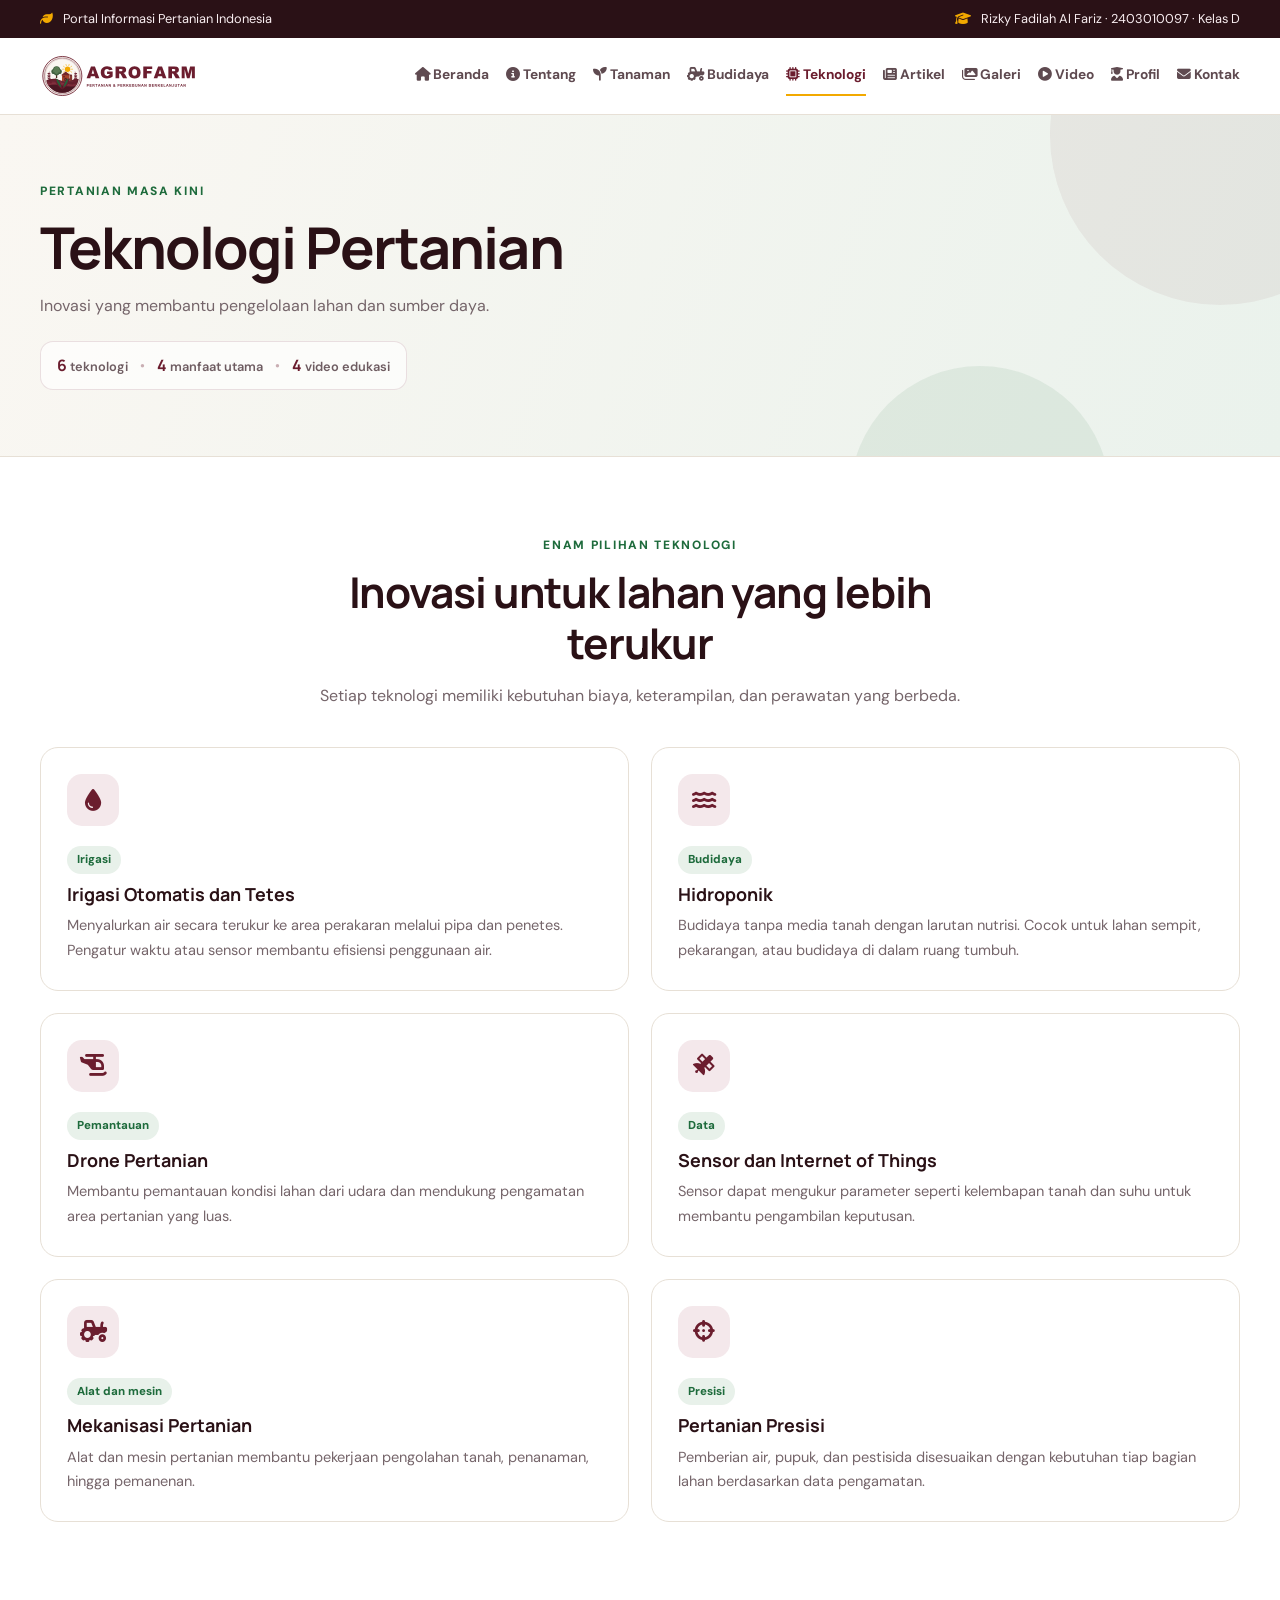
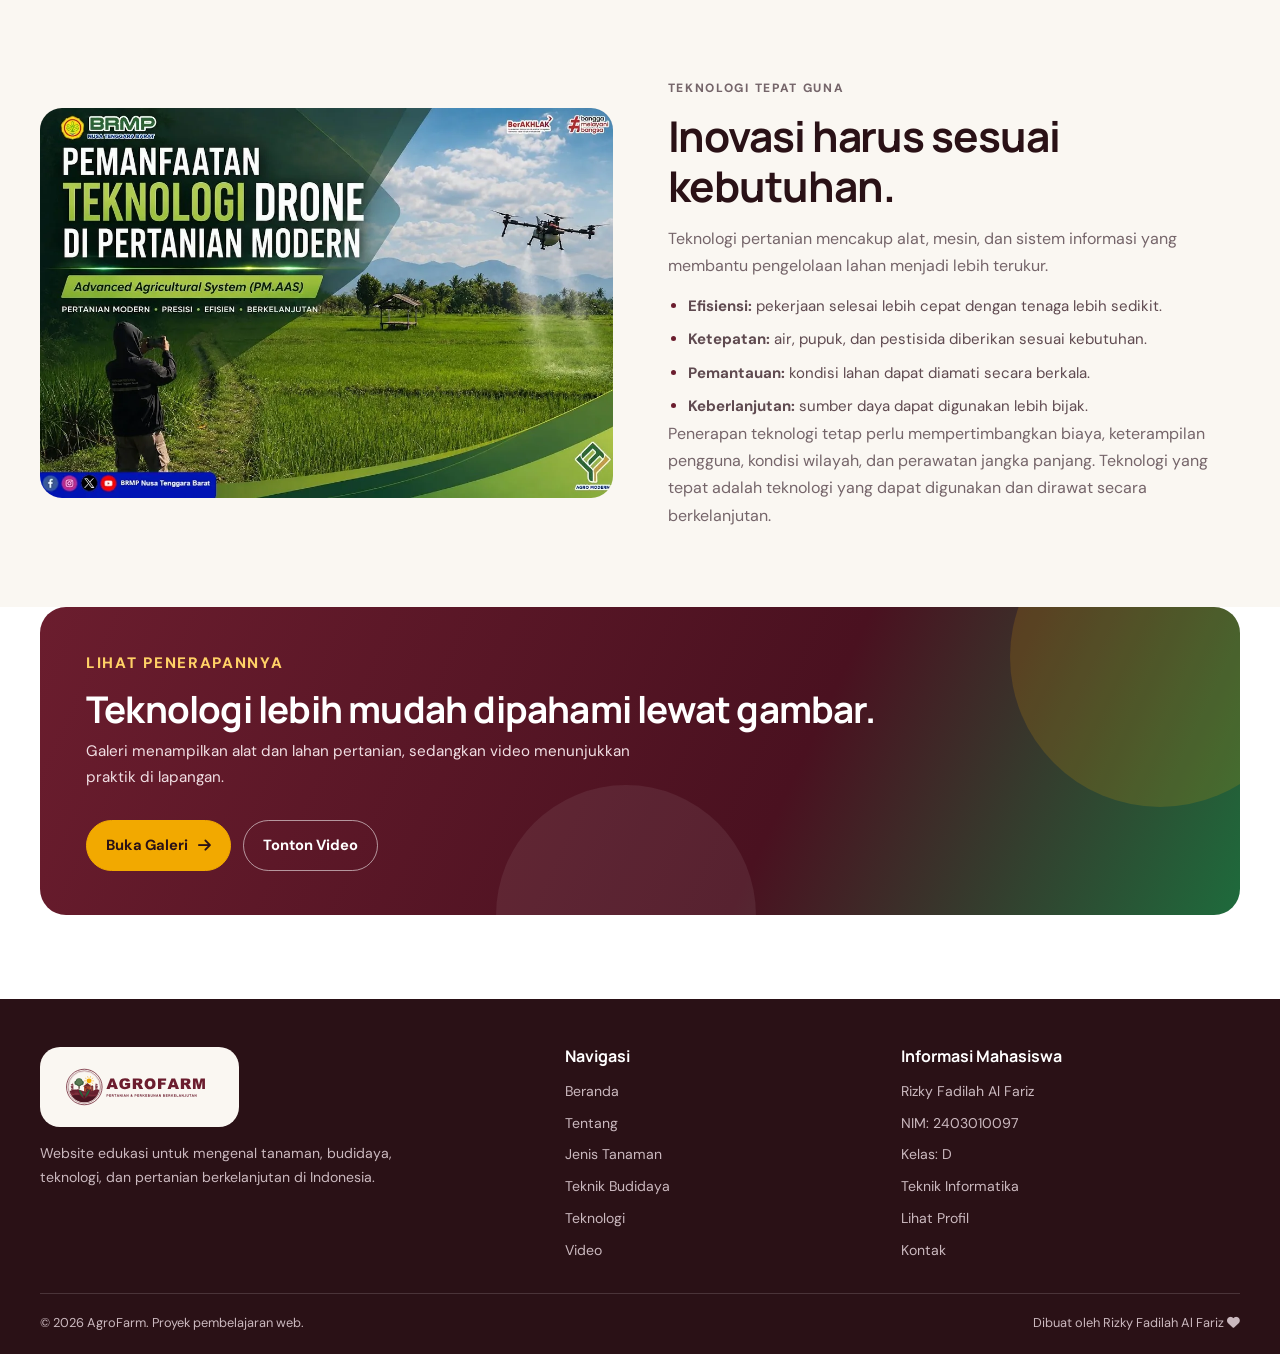
<file: teknologi.html>
<!DOCTYPE html>
<html lang="id">
<head>
  <meta charset="UTF-8">
  <meta name="viewport" content="width=device-width, initial-scale=1.0">
  <meta name="description" content="Teknologi pertanian modern: irigasi otomatis, hidroponik, drone, sensor IoT, mekanisasi, dan pertanian presisi. Materi AgroFarm oleh Rizky Fadilah Al Fariz, NIM 2403010097, Kelas D.">
  <meta name="author" content="Rizky Fadilah Al Fariz">
  <title>Teknologi Pertanian | AgroFarm - Rizky Fadilah Al Fariz</title>
  <link rel="preconnect" href="https://fonts.googleapis.com">
  <link rel="preconnect" href="https://fonts.gstatic.com" crossorigin>
  <link href="https://fonts.googleapis.com/css2?family=DM+Sans:wght@400;500;600;700;800&family=Manrope:wght@400;500;600;700;800&display=swap" rel="stylesheet">
  <link rel="stylesheet" href="https://cdnjs.cloudflare.com/ajax/libs/font-awesome/6.5.2/css/all.min.css">
  <link rel="icon" type="image/svg+xml" href="assets/images/logo/agrofarm-icon.svg">
  <link rel="icon" type="image/png" sizes="32x32" href="assets/images/logo/favicon-32.png">
  <link rel="apple-touch-icon" sizes="180x180" href="assets/images/logo/apple-touch-icon.png">
  <link rel="stylesheet" href="assets/rizky_style.css">
  <meta property="og:type" content="website">
  <meta property="og:site_name" content="AgroFarm">
  <meta property="og:title" content="Teknologi Pertanian | AgroFarm - Rizky Fadilah Al Fariz">
  <meta property="og:description" content="Teknologi pertanian modern: irigasi otomatis, hidroponik, drone, sensor IoT, mekanisasi, dan pertanian presisi. Materi AgroFarm oleh Rizky Fadilah Al Fariz, NIM 2403010097, Kelas D.">
  <meta property="og:image" content="assets/images/logo/og-agrofarm.png">
  <meta property="og:image:width" content="1200">
  <meta property="og:image:height" content="630">
  <meta property="og:image:alt" content="Logo AgroFarm – Pertanian &amp; Perkebunan Berkelanjutan">
  <meta name="twitter:card" content="summary_large_image">
  <meta name="twitter:title" content="Teknologi Pertanian | AgroFarm - Rizky Fadilah Al Fariz">
  <meta name="twitter:description" content="Teknologi pertanian modern: irigasi otomatis, hidroponik, drone, sensor IoT, mekanisasi, dan pertanian presisi. Materi AgroFarm oleh Rizky Fadilah Al Fariz, NIM 2403010097, Kelas D.">
  <meta name="twitter:image" content="assets/images/logo/og-agrofarm.png">
</head>
<body>
  <div class="rizky_topbar"><div class="rizky_container"><span><i class="fa-solid fa-leaf"></i> Portal Informasi Pertanian Indonesia</span><span><i class="fa-solid fa-graduation-cap"></i> Rizky Fadilah Al Fariz · 2403010097 · Kelas D</span></div></div>
  <header class="rizky_header"><nav class="rizky_container rizky_nav">
    <a class="rizky_brand rizky_brand_logo" href="index.html" aria-label="AgroFarm – kembali ke beranda">
      <img class="rizky_logo_horizontal" src="assets/images/logo/agrofarm-horizontal.svg" alt="AgroFarm – Pertanian &amp; Perkebunan Berkelanjutan" width="166" height="44">
      <img class="rizky_logo_icon" src="assets/images/logo/agrofarm-icon.svg" alt="AgroFarm" width="36" height="36">
    </a>
    <button class="rizky_menu_toggle" id="rizky_menu_toggle" aria-label="Buka menu navigasi" aria-controls="rizky_nav_links" aria-expanded="false"><i class="fa-solid fa-bars"></i></button>
    <div class="rizky_nav_links" id="rizky_nav_links"><a href="index.html"><i class="fa-solid fa-house"></i> Beranda</a>
<a href="tentang.html"><i class="fa-solid fa-circle-info"></i> Tentang</a>
<a href="tanaman.html"><i class="fa-solid fa-seedling"></i> Tanaman</a>
<a href="budidaya.html"><i class="fa-solid fa-tractor"></i> Budidaya</a>
<a href="teknologi.html" class="rizky_active" aria-current="page"><i class="fa-solid fa-microchip"></i> Teknologi</a>
<a href="artikel.html"><i class="fa-solid fa-newspaper"></i> Artikel</a>
<a href="galeri.html"><i class="fa-solid fa-images"></i> Galeri</a>
<a href="video.html"><i class="fa-solid fa-circle-play"></i> Video</a>
<a href="profil.html"><i class="fa-solid fa-user-graduate"></i> Profil</a>
<a href="kontak.html"><i class="fa-solid fa-envelope"></i> Kontak</a></div>
  </nav></header>
  <main>
<section class="rizky_page_banner"><div class="rizky_container"><p class="rizky_kicker">Pertanian masa kini</p><h1>Teknologi Pertanian</h1><p>Inovasi yang membantu pengelolaan lahan dan sumber daya.</p><div class="rizky_page_banner_stats"><span><strong>6</strong> teknologi</span><span class="rizky_dot" aria-hidden="true">•</span><span><strong>4</strong> manfaat utama</span><span class="rizky_dot" aria-hidden="true">•</span><span><strong>4</strong> video edukasi</span></div></div></section>
<section class="rizky_section"><div class="rizky_container"><div class="rizky_section_head"><p class="rizky_kicker">Enam pilihan teknologi</p><h2>Inovasi untuk lahan yang lebih terukur</h2><p>Setiap teknologi memiliki kebutuhan biaya, keterampilan, dan perawatan yang berbeda.</p></div><div class="rizky_grid rizky_grid_2">
<article class="rizky_tech_card"><div class="rizky_icon_box"><i class="fa-solid fa-droplet"></i></div><span class="rizky_tag">Irigasi</span><h3>Irigasi Otomatis dan Tetes</h3><p>Menyalurkan air secara terukur ke area perakaran melalui pipa dan penetes. Pengatur waktu atau sensor membantu efisiensi penggunaan air.</p></article>
<article class="rizky_tech_card"><div class="rizky_icon_box"><i class="fa-solid fa-water"></i></div><span class="rizky_tag">Budidaya</span><h3>Hidroponik</h3><p>Budidaya tanpa media tanah dengan larutan nutrisi. Cocok untuk lahan sempit, pekarangan, atau budidaya di dalam ruang tumbuh.</p></article>
<article class="rizky_tech_card"><div class="rizky_icon_box"><i class="fa-solid fa-helicopter"></i></div><span class="rizky_tag">Pemantauan</span><h3>Drone Pertanian</h3><p>Membantu pemantauan kondisi lahan dari udara dan mendukung pengamatan area pertanian yang luas.</p></article>
<article class="rizky_tech_card"><div class="rizky_icon_box"><i class="fa-solid fa-satellite"></i></div><span class="rizky_tag">Data</span><h3>Sensor dan Internet of Things</h3><p>Sensor dapat mengukur parameter seperti kelembapan tanah dan suhu untuk membantu pengambilan keputusan.</p></article>
<article class="rizky_tech_card"><div class="rizky_icon_box"><i class="fa-solid fa-tractor"></i></div><span class="rizky_tag">Alat dan mesin</span><h3>Mekanisasi Pertanian</h3><p>Alat dan mesin pertanian membantu pekerjaan pengolahan tanah, penanaman, hingga pemanenan.</p></article>
<article class="rizky_tech_card"><div class="rizky_icon_box"><i class="fa-solid fa-crosshairs"></i></div><span class="rizky_tag">Presisi</span><h3>Pertanian Presisi</h3><p>Pemberian air, pupuk, dan pestisida disesuaikan dengan kebutuhan tiap bagian lahan berdasarkan data pengamatan.</p></article>
</div></div></section>
<section class="rizky_section rizky_section_soft"><div class="rizky_container rizky_split"><img class="rizky_split_image" src="assets/images/video/drone-pertanian-modern.webp" alt="Drone pertanian modern memantau lahan dari udara" width="1280" height="720" loading="lazy" decoding="async"><div><p class="rizky_kicker">Teknologi tepat guna</p><h2>Inovasi harus sesuai kebutuhan.</h2><p>Teknologi pertanian mencakup alat, mesin, dan sistem informasi yang membantu pengelolaan lahan menjadi lebih terukur.</p><ul class="rizky_list"><li><strong>Efisiensi:</strong> pekerjaan selesai lebih cepat dengan tenaga lebih sedikit.</li><li><strong>Ketepatan:</strong> air, pupuk, dan pestisida diberikan sesuai kebutuhan.</li><li><strong>Pemantauan:</strong> kondisi lahan dapat diamati secara berkala.</li><li><strong>Keberlanjutan:</strong> sumber daya dapat digunakan lebih bijak.</li></ul><p>Penerapan teknologi tetap perlu mempertimbangkan biaya, keterampilan pengguna, kondisi wilayah, dan perawatan jangka panjang. Teknologi yang tepat adalah teknologi yang dapat digunakan dan dirawat secara berkelanjutan.</p></div></div></section>
<section class="rizky_section rizky_section_cta"><div class="rizky_container"><div class="rizky_cta_band"><div><p class="rizky_kicker">Lihat penerapannya</p><h2>Teknologi lebih mudah dipahami lewat gambar.</h2><p>Galeri menampilkan alat dan lahan pertanian, sedangkan video menunjukkan praktik di lapangan.</p></div><div class="rizky_cta_actions"><a class="rizky_button rizky_button_gold" href="galeri.html">Buka Galeri <i class="fa-solid fa-arrow-right"></i></a><a class="rizky_button rizky_button_outline_light" href="video.html">Tonton Video</a></div></div></div></section>
</main>
  <footer class="rizky_footer"><div class="rizky_container"><div class="rizky_footer_grid">
    <div><a class="rizky_brand rizky_brand_logo rizky_footer_brand" href="index.html" aria-label="AgroFarm – kembali ke beranda"><span class="rizky_logo_panel"><img class="rizky_logo_horizontal" src="assets/images/logo/agrofarm-horizontal.svg" alt="AgroFarm – Pertanian &amp; Perkebunan Berkelanjutan" width="151" height="40"></span></a><p>Website edukasi untuk mengenal tanaman, budidaya, teknologi, dan pertanian berkelanjutan di Indonesia.</p></div>
    <div><h3>Navigasi</h3><div class="rizky_footer_links"><a href="index.html">Beranda</a><a href="tentang.html">Tentang</a><a href="tanaman.html">Jenis Tanaman</a><a href="budidaya.html">Teknik Budidaya</a><a href="teknologi.html">Teknologi</a><a href="video.html">Video</a></div></div>
    <div><h3>Informasi Mahasiswa</h3><div class="rizky_footer_links"><span>Rizky Fadilah Al Fariz</span><span>NIM: 2403010097</span><span>Kelas: D</span><span>Teknik Informatika</span><a href="profil.html">Lihat Profil</a><a href="kontak.html">Kontak</a></div></div>
  </div><div class="rizky_footer_bottom"><span>© <span id="rizky_year"></span> AgroFarm. Proyek pembelajaran web.</span><span>Dibuat oleh Rizky Fadilah Al Fariz <i class="fa-solid fa-heart"></i></span></div></div></footer>
  <button class="rizky_back_to_top" id="rizky_back_to_top" type="button" aria-label="Kembali ke atas"><i class="fa-solid fa-arrow-up"></i></button>
  <script src="assets/rizky_script.js"></script>
</body>
</html>
</file>
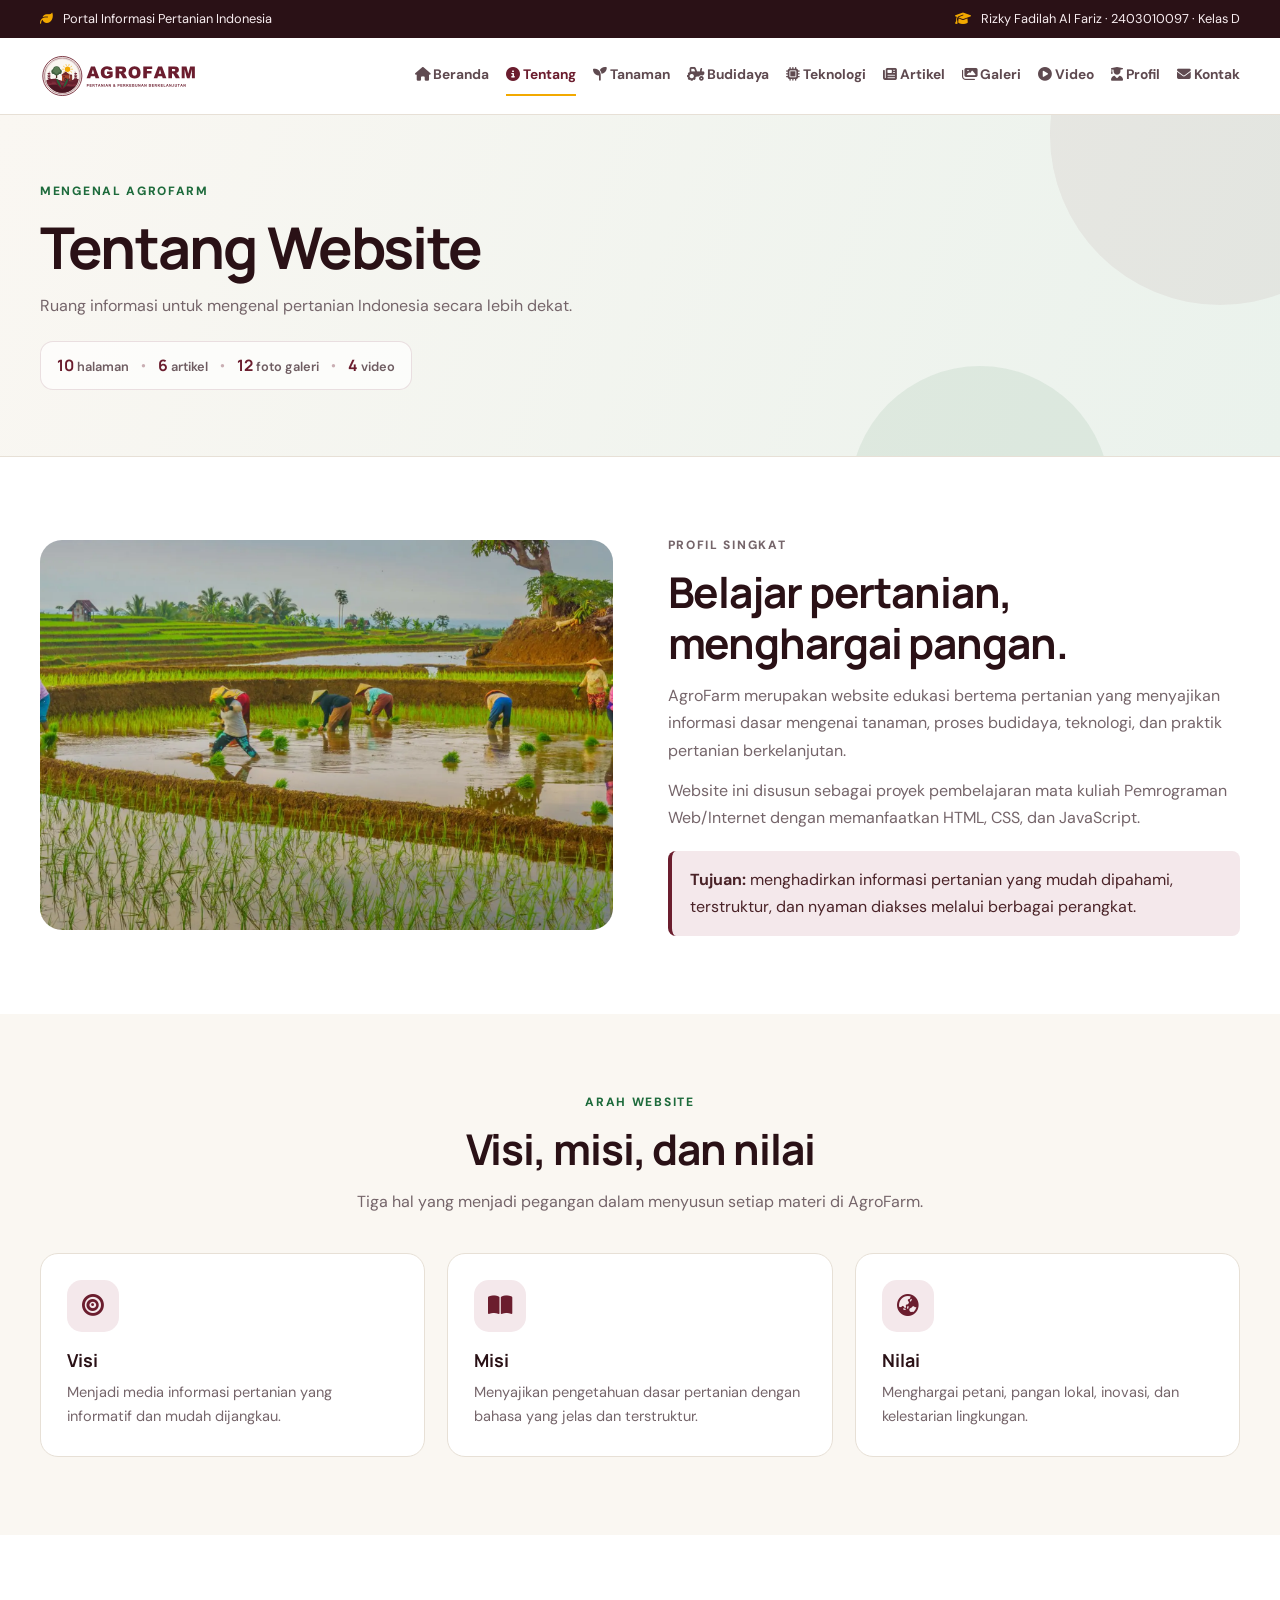
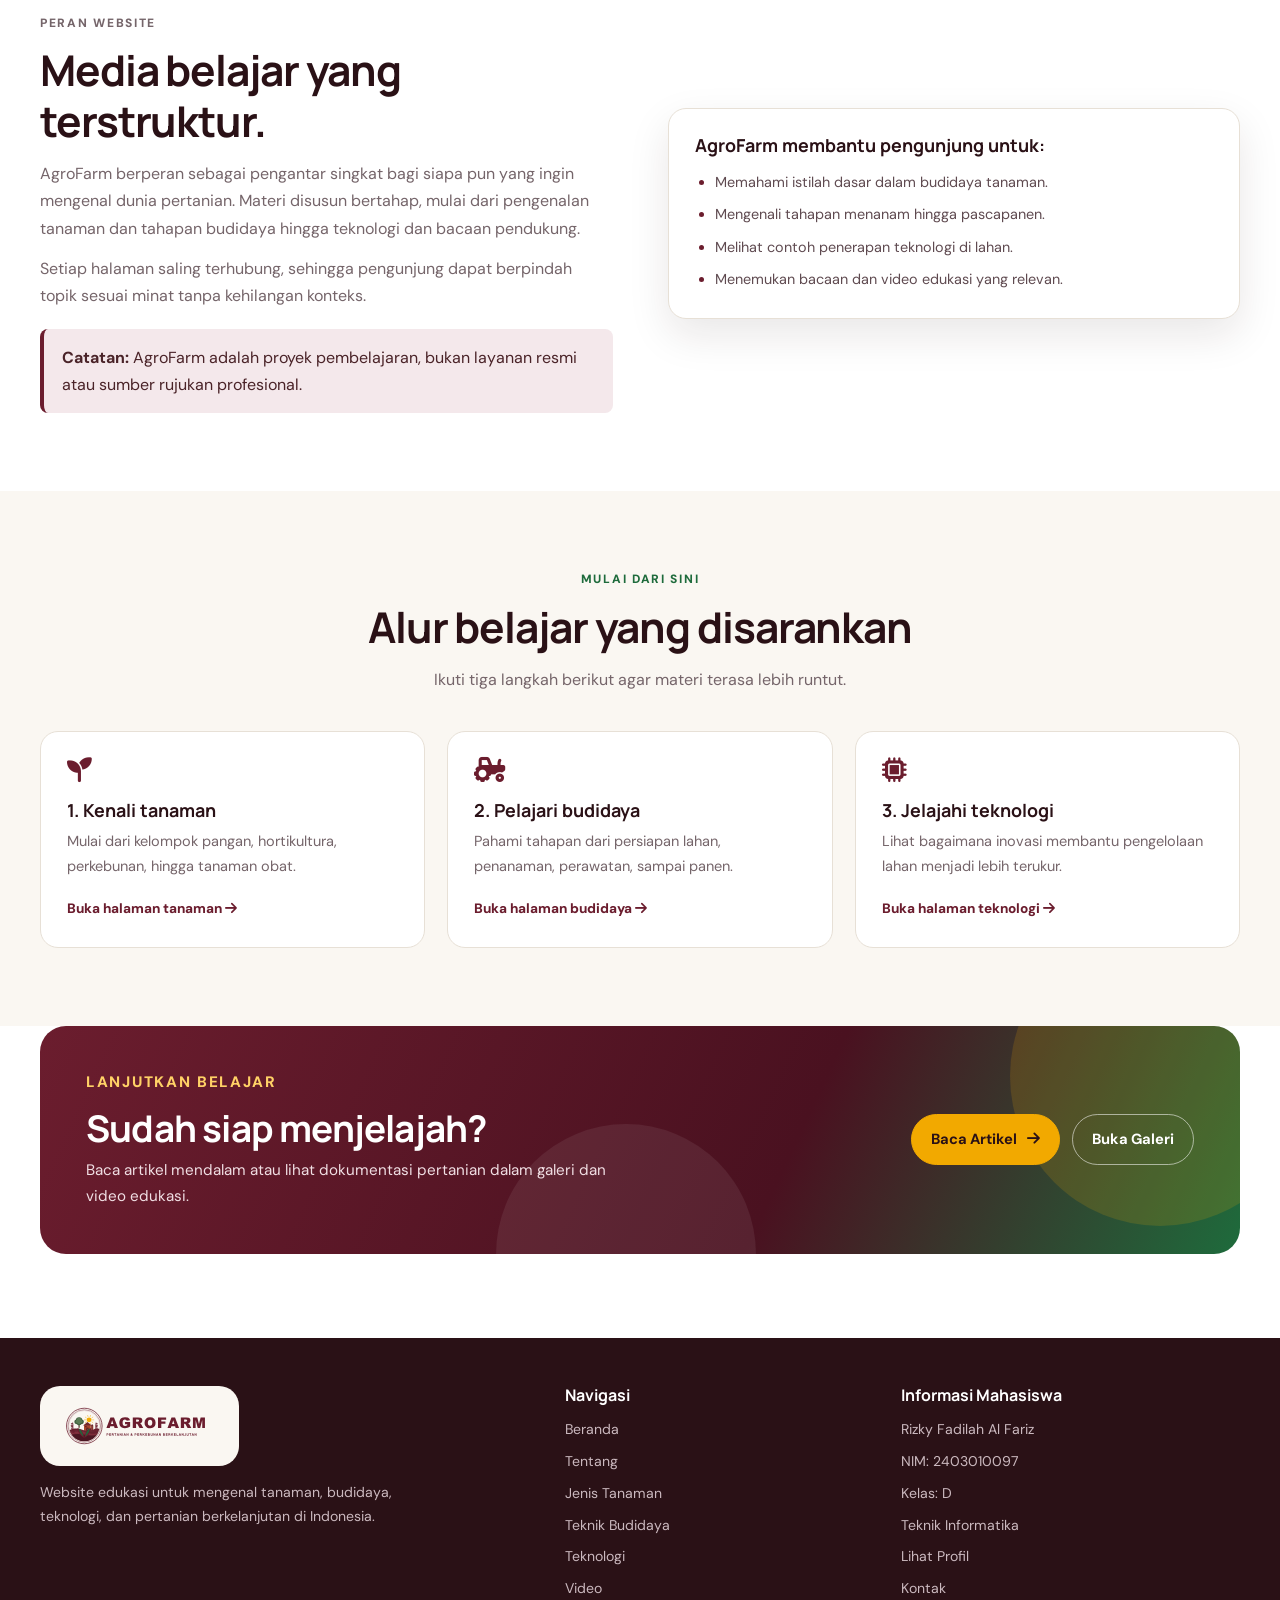
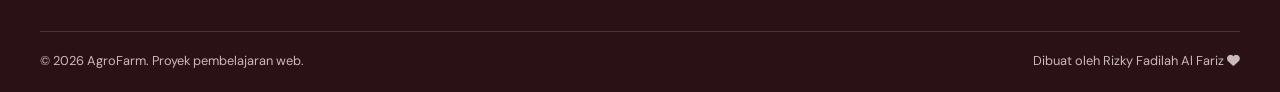
<file: tentang.html>
<!DOCTYPE html>
<html lang="id">
<head>
  <meta charset="UTF-8">
  <meta name="viewport" content="width=device-width, initial-scale=1.0">
  <meta name="description" content="Tentang AgroFarm: tujuan, visi, misi, dan nilai portal edukasi pertanian Indonesia. Proyek pembelajaran web oleh Rizky Fadilah Al Fariz, NIM 2403010097, Kelas D.">
  <meta name="author" content="Rizky Fadilah Al Fariz">
  <title>Tentang | AgroFarm - Rizky Fadilah Al Fariz</title>
  <link rel="preconnect" href="https://fonts.googleapis.com">
  <link rel="preconnect" href="https://fonts.gstatic.com" crossorigin>
  <link href="https://fonts.googleapis.com/css2?family=DM+Sans:wght@400;500;600;700;800&family=Manrope:wght@400;500;600;700;800&display=swap" rel="stylesheet">
  <link rel="stylesheet" href="https://cdnjs.cloudflare.com/ajax/libs/font-awesome/6.5.2/css/all.min.css">
  <link rel="icon" type="image/svg+xml" href="assets/images/logo/agrofarm-icon.svg">
  <link rel="icon" type="image/png" sizes="32x32" href="assets/images/logo/favicon-32.png">
  <link rel="apple-touch-icon" sizes="180x180" href="assets/images/logo/apple-touch-icon.png">
  <link rel="stylesheet" href="assets/rizky_style.css">
  <meta property="og:type" content="website">
  <meta property="og:site_name" content="AgroFarm">
  <meta property="og:title" content="Tentang | AgroFarm - Rizky Fadilah Al Fariz">
  <meta property="og:description" content="Tentang AgroFarm: tujuan, visi, misi, dan nilai portal edukasi pertanian Indonesia. Proyek pembelajaran web oleh Rizky Fadilah Al Fariz, NIM 2403010097, Kelas D.">
  <meta property="og:image" content="assets/images/logo/og-agrofarm.png">
  <meta property="og:image:width" content="1200">
  <meta property="og:image:height" content="630">
  <meta property="og:image:alt" content="Logo AgroFarm – Pertanian &amp; Perkebunan Berkelanjutan">
  <meta name="twitter:card" content="summary_large_image">
  <meta name="twitter:title" content="Tentang | AgroFarm - Rizky Fadilah Al Fariz">
  <meta name="twitter:description" content="Tentang AgroFarm: tujuan, visi, misi, dan nilai portal edukasi pertanian Indonesia. Proyek pembelajaran web oleh Rizky Fadilah Al Fariz, NIM 2403010097, Kelas D.">
  <meta name="twitter:image" content="assets/images/logo/og-agrofarm.png">
</head>
<body>
  <div class="rizky_topbar"><div class="rizky_container"><span><i class="fa-solid fa-leaf"></i> Portal Informasi Pertanian Indonesia</span><span><i class="fa-solid fa-graduation-cap"></i> Rizky Fadilah Al Fariz · 2403010097 · Kelas D</span></div></div>
  <header class="rizky_header"><nav class="rizky_container rizky_nav">
    <a class="rizky_brand rizky_brand_logo" href="index.html" aria-label="AgroFarm – kembali ke beranda">
      <img class="rizky_logo_horizontal" src="assets/images/logo/agrofarm-horizontal.svg" alt="AgroFarm – Pertanian &amp; Perkebunan Berkelanjutan" width="166" height="44">
      <img class="rizky_logo_icon" src="assets/images/logo/agrofarm-icon.svg" alt="AgroFarm" width="36" height="36">
    </a>
    <button class="rizky_menu_toggle" id="rizky_menu_toggle" aria-label="Buka menu navigasi" aria-controls="rizky_nav_links" aria-expanded="false"><i class="fa-solid fa-bars"></i></button>
    <div class="rizky_nav_links" id="rizky_nav_links"><a href="index.html"><i class="fa-solid fa-house"></i> Beranda</a>
<a href="tentang.html" class="rizky_active" aria-current="page"><i class="fa-solid fa-circle-info"></i> Tentang</a>
<a href="tanaman.html"><i class="fa-solid fa-seedling"></i> Tanaman</a>
<a href="budidaya.html"><i class="fa-solid fa-tractor"></i> Budidaya</a>
<a href="teknologi.html"><i class="fa-solid fa-microchip"></i> Teknologi</a>
<a href="artikel.html"><i class="fa-solid fa-newspaper"></i> Artikel</a>
<a href="galeri.html"><i class="fa-solid fa-images"></i> Galeri</a>
<a href="video.html"><i class="fa-solid fa-circle-play"></i> Video</a>
<a href="profil.html"><i class="fa-solid fa-user-graduate"></i> Profil</a>
<a href="kontak.html"><i class="fa-solid fa-envelope"></i> Kontak</a></div>
  </nav></header>
  <main>
<section class="rizky_page_banner"><div class="rizky_container"><p class="rizky_kicker">Mengenal AgroFarm</p><h1>Tentang Website</h1><p>Ruang informasi untuk mengenal pertanian Indonesia secara lebih dekat.</p><div class="rizky_page_banner_stats"><span><strong>10</strong> halaman</span><span class="rizky_dot" aria-hidden="true">•</span><span><strong>6</strong> artikel</span><span class="rizky_dot" aria-hidden="true">•</span><span><strong>12</strong> foto galeri</span><span class="rizky_dot" aria-hidden="true">•</span><span><strong>4</strong> video</span></div></div></section>
<section class="rizky_section"><div class="rizky_container rizky_split"><img class="rizky_split_image" src="assets/images/galeri/hero-sawah-terasering.webp" alt="Sawah terasering hijau di Indonesia" width="1920" height="1080" loading="lazy" decoding="async"><div><p class="rizky_kicker">Profil singkat</p><h2>Belajar pertanian, menghargai pangan.</h2><p>AgroFarm merupakan website edukasi bertema pertanian yang menyajikan informasi dasar mengenai tanaman, proses budidaya, teknologi, dan praktik pertanian berkelanjutan.</p><p>Website ini disusun sebagai proyek pembelajaran mata kuliah Pemrograman Web/Internet dengan memanfaatkan HTML, CSS, dan JavaScript.</p><div class="rizky_callout"><strong>Tujuan:</strong> menghadirkan informasi pertanian yang mudah dipahami, terstruktur, dan nyaman diakses melalui berbagai perangkat.</div></div></div></section>
<section class="rizky_section rizky_section_soft"><div class="rizky_container"><div class="rizky_section_head"><p class="rizky_kicker">Arah website</p><h2>Visi, misi, dan nilai</h2><p>Tiga hal yang menjadi pegangan dalam menyusun setiap materi di AgroFarm.</p></div><div class="rizky_grid rizky_grid_3"><article class="rizky_info_card"><div class="rizky_icon_box"><i class="fa-solid fa-bullseye"></i></div><h3>Visi</h3><p>Menjadi media informasi pertanian yang informatif dan mudah dijangkau.</p></article><article class="rizky_info_card"><div class="rizky_icon_box"><i class="fa-solid fa-book-open"></i></div><h3>Misi</h3><p>Menyajikan pengetahuan dasar pertanian dengan bahasa yang jelas dan terstruktur.</p></article><article class="rizky_info_card"><div class="rizky_icon_box"><i class="fa-solid fa-earth-asia"></i></div><h3>Nilai</h3><p>Menghargai petani, pangan lokal, inovasi, dan kelestarian lingkungan.</p></article></div></div></section>
<section class="rizky_section"><div class="rizky_container rizky_split"><div><p class="rizky_kicker">Peran website</p><h2>Media belajar yang terstruktur.</h2><p>AgroFarm berperan sebagai pengantar singkat bagi siapa pun yang ingin mengenal dunia pertanian. Materi disusun bertahap, mulai dari pengenalan tanaman dan tahapan budidaya hingga teknologi dan bacaan pendukung.</p><p>Setiap halaman saling terhubung, sehingga pengunjung dapat berpindah topik sesuai minat tanpa kehilangan konteks.</p><div class="rizky_callout"><strong>Catatan:</strong> AgroFarm adalah proyek pembelajaran, bukan layanan resmi atau sumber rujukan profesional.</div></div><div class="rizky_panel"><h3>AgroFarm membantu pengunjung untuk:</h3><ul class="rizky_list"><li>Memahami istilah dasar dalam budidaya tanaman.</li><li>Mengenali tahapan menanam hingga pascapanen.</li><li>Melihat contoh penerapan teknologi di lahan.</li><li>Menemukan bacaan dan video edukasi yang relevan.</li></ul></div></div></section>
<section class="rizky_section rizky_section_soft"><div class="rizky_container"><div class="rizky_section_head"><p class="rizky_kicker">Mulai dari sini</p><h2>Alur belajar yang disarankan</h2><p>Ikuti tiga langkah berikut agar materi terasa lebih runtut.</p></div><div class="rizky_grid rizky_grid_3"><a class="rizky_feature_card" href="tanaman.html"><i class="fa-solid fa-seedling"></i><h3>1. Kenali tanaman</h3><p>Mulai dari kelompok pangan, hortikultura, perkebunan, hingga tanaman obat.</p><span>Buka halaman tanaman <i class="fa-solid fa-arrow-right"></i></span></a><a class="rizky_feature_card" href="budidaya.html"><i class="fa-solid fa-tractor"></i><h3>2. Pelajari budidaya</h3><p>Pahami tahapan dari persiapan lahan, penanaman, perawatan, sampai panen.</p><span>Buka halaman budidaya <i class="fa-solid fa-arrow-right"></i></span></a><a class="rizky_feature_card" href="teknologi.html"><i class="fa-solid fa-microchip"></i><h3>3. Jelajahi teknologi</h3><p>Lihat bagaimana inovasi membantu pengelolaan lahan menjadi lebih terukur.</p><span>Buka halaman teknologi <i class="fa-solid fa-arrow-right"></i></span></a></div></div></section>
<section class="rizky_section rizky_section_cta"><div class="rizky_container"><div class="rizky_cta_band"><div><p class="rizky_kicker">Lanjutkan belajar</p><h2>Sudah siap menjelajah?</h2><p>Baca artikel mendalam atau lihat dokumentasi pertanian dalam galeri dan video edukasi.</p></div><div class="rizky_cta_actions"><a class="rizky_button rizky_button_gold" href="artikel.html">Baca Artikel <i class="fa-solid fa-arrow-right"></i></a><a class="rizky_button rizky_button_outline_light" href="galeri.html">Buka Galeri</a></div></div></div></section>
</main>
  <footer class="rizky_footer"><div class="rizky_container"><div class="rizky_footer_grid">
    <div><a class="rizky_brand rizky_brand_logo rizky_footer_brand" href="index.html" aria-label="AgroFarm – kembali ke beranda"><span class="rizky_logo_panel"><img class="rizky_logo_horizontal" src="assets/images/logo/agrofarm-horizontal.svg" alt="AgroFarm – Pertanian &amp; Perkebunan Berkelanjutan" width="151" height="40"></span></a><p>Website edukasi untuk mengenal tanaman, budidaya, teknologi, dan pertanian berkelanjutan di Indonesia.</p></div>
    <div><h3>Navigasi</h3><div class="rizky_footer_links"><a href="index.html">Beranda</a><a href="tentang.html">Tentang</a><a href="tanaman.html">Jenis Tanaman</a><a href="budidaya.html">Teknik Budidaya</a><a href="teknologi.html">Teknologi</a><a href="video.html">Video</a></div></div>
    <div><h3>Informasi Mahasiswa</h3><div class="rizky_footer_links"><span>Rizky Fadilah Al Fariz</span><span>NIM: 2403010097</span><span>Kelas: D</span><span>Teknik Informatika</span><a href="profil.html">Lihat Profil</a><a href="kontak.html">Kontak</a></div></div>
  </div><div class="rizky_footer_bottom"><span>© <span id="rizky_year"></span> AgroFarm. Proyek pembelajaran web.</span><span>Dibuat oleh Rizky Fadilah Al Fariz <i class="fa-solid fa-heart"></i></span></div></div></footer>
  <button class="rizky_back_to_top" id="rizky_back_to_top" type="button" aria-label="Kembali ke atas"><i class="fa-solid fa-arrow-up"></i></button>
  <script src="assets/rizky_script.js"></script>
</body>
</html>
</file>
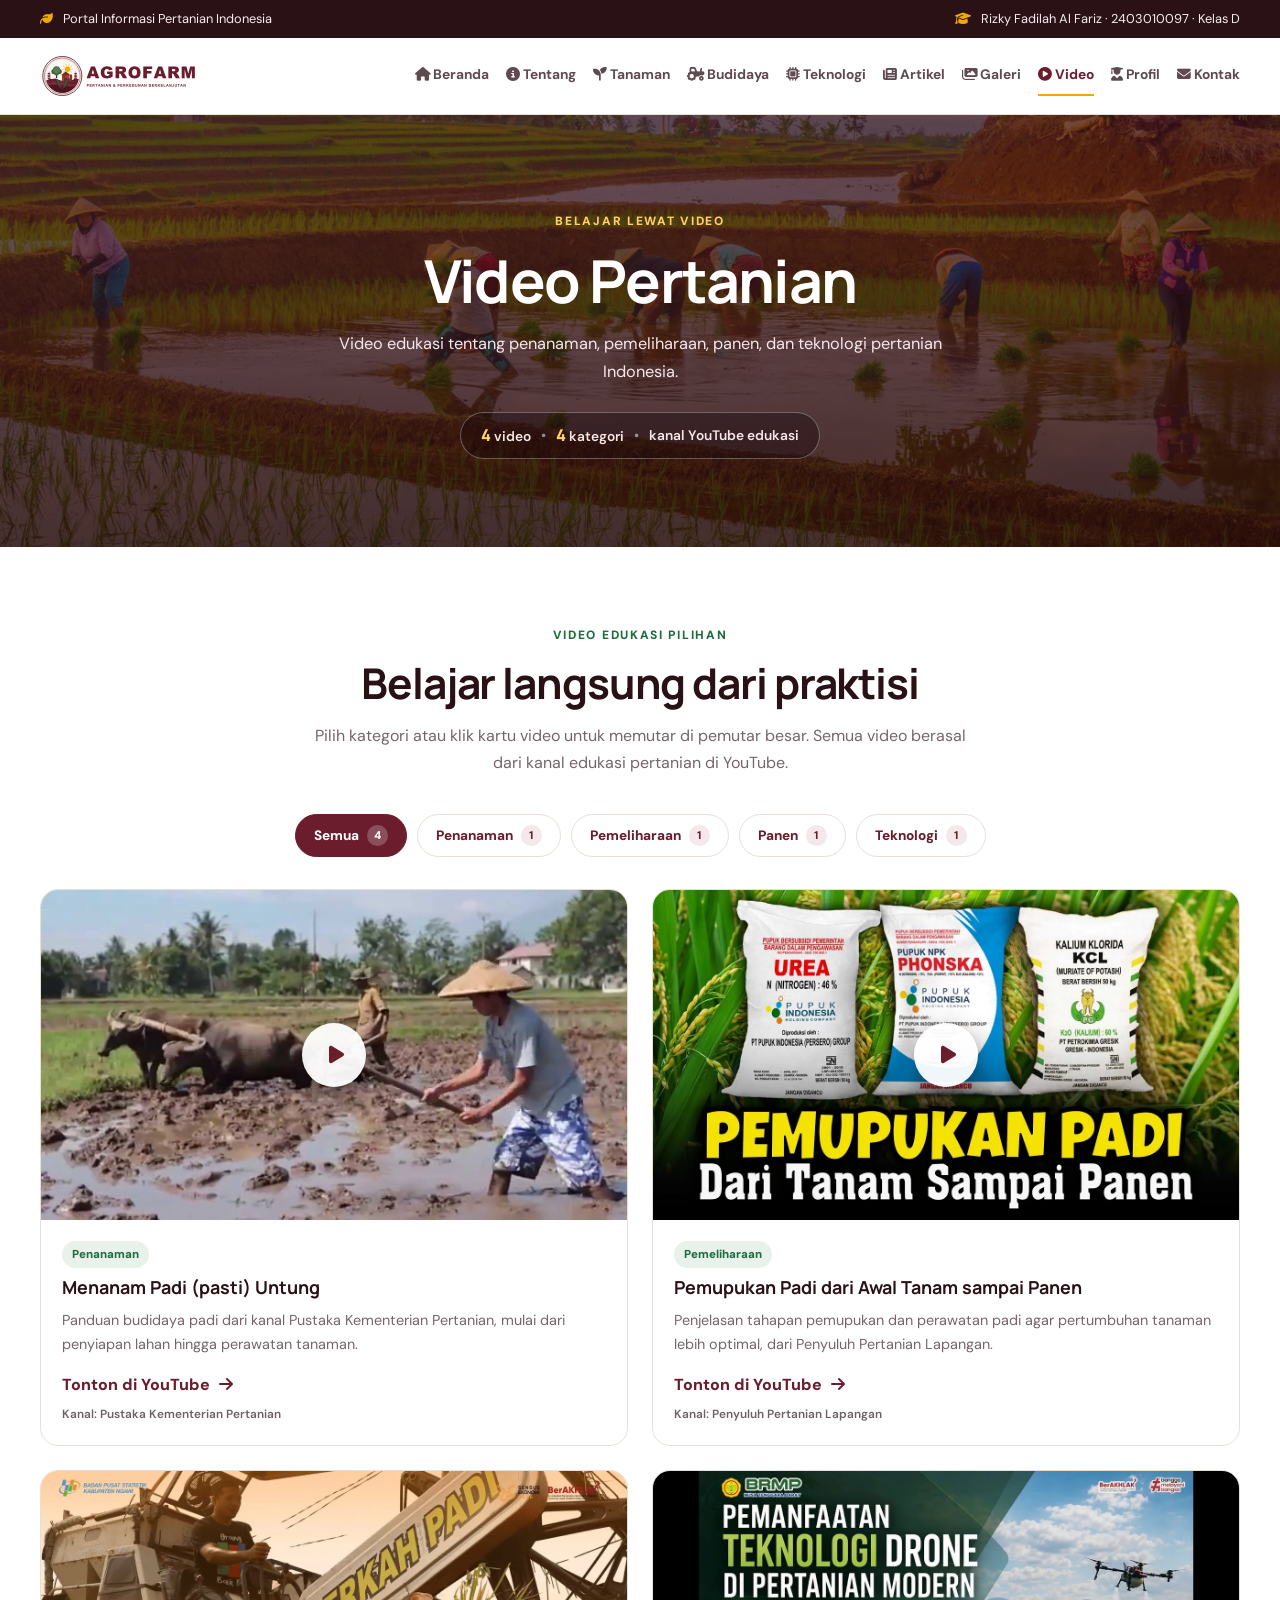
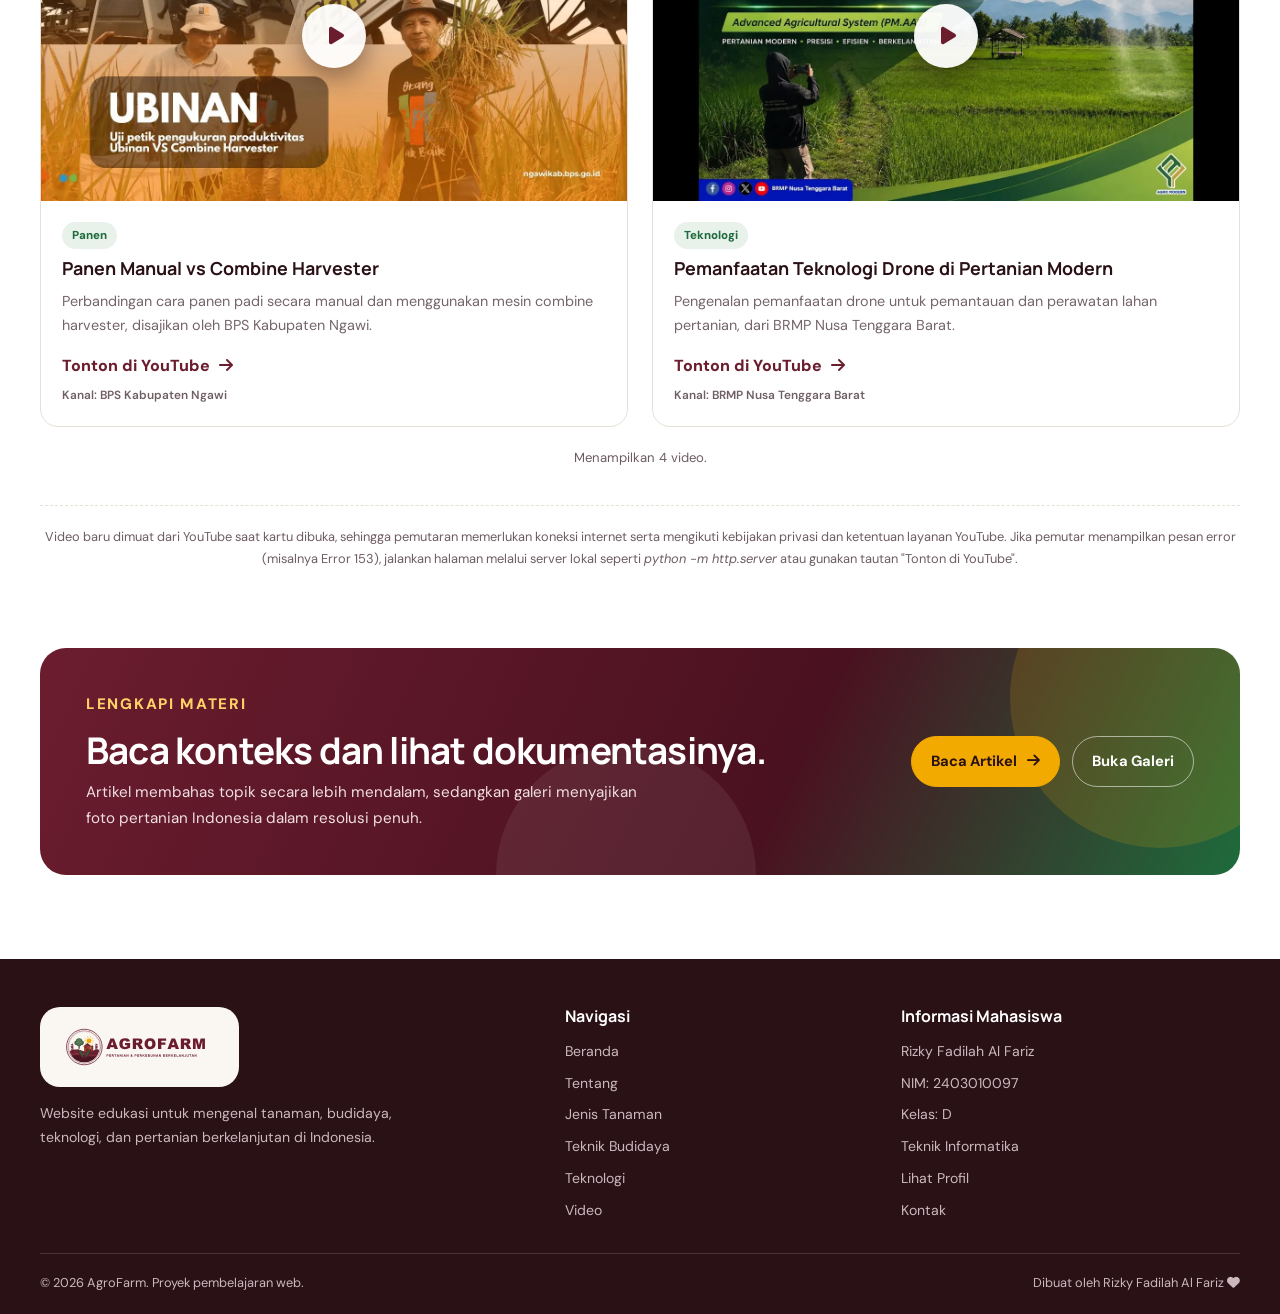
<file: video.html>
<!DOCTYPE html>
<html lang="id">
<head>
  <meta charset="UTF-8">
  <meta name="viewport" content="width=device-width, initial-scale=1.0">
  <meta name="description" content="Video edukasi pertanian Indonesia: penanaman, pemeliharaan, panen, dan teknologi pertanian. Penyusun: Rizky Fadilah Al Fariz, NIM 2403010097, Kelas D.">
  <meta name="author" content="Rizky Fadilah Al Fariz">
  <title>Video | AgroFarm - Rizky Fadilah Al Fariz</title>
  <link rel="preconnect" href="https://fonts.googleapis.com">
  <link rel="preconnect" href="https://fonts.gstatic.com" crossorigin>
  <link href="https://fonts.googleapis.com/css2?family=DM+Sans:wght@400;500;600;700;800&family=Manrope:wght@400;500;600;700;800&display=swap" rel="stylesheet">
  <link rel="stylesheet" href="https://cdnjs.cloudflare.com/ajax/libs/font-awesome/6.5.2/css/all.min.css">
  <link rel="icon" type="image/svg+xml" href="assets/images/logo/agrofarm-icon.svg">
  <link rel="icon" type="image/png" sizes="32x32" href="assets/images/logo/favicon-32.png">
  <link rel="apple-touch-icon" sizes="180x180" href="assets/images/logo/apple-touch-icon.png">
  <link rel="stylesheet" href="assets/rizky_style.css">
  <meta property="og:type" content="website">
  <meta property="og:site_name" content="AgroFarm">
  <meta property="og:title" content="Video | AgroFarm - Rizky Fadilah Al Fariz">
  <meta property="og:description" content="Video edukasi pertanian Indonesia: penanaman, pemeliharaan, panen, dan teknologi pertanian. Penyusun: Rizky Fadilah Al Fariz, NIM 2403010097, Kelas D.">
  <meta property="og:image" content="assets/images/logo/og-agrofarm.png">
  <meta property="og:image:width" content="1200">
  <meta property="og:image:height" content="630">
  <meta property="og:image:alt" content="Logo AgroFarm – Pertanian &amp; Perkebunan Berkelanjutan">
  <meta name="twitter:card" content="summary_large_image">
  <meta name="twitter:title" content="Video | AgroFarm - Rizky Fadilah Al Fariz">
  <meta name="twitter:description" content="Video edukasi pertanian Indonesia: penanaman, pemeliharaan, panen, dan teknologi pertanian. Penyusun: Rizky Fadilah Al Fariz, NIM 2403010097, Kelas D.">
  <meta name="twitter:image" content="assets/images/logo/og-agrofarm.png">
</head>
<body>
  <div class="rizky_topbar"><div class="rizky_container"><span><i class="fa-solid fa-leaf"></i> Portal Informasi Pertanian Indonesia</span><span><i class="fa-solid fa-graduation-cap"></i> Rizky Fadilah Al Fariz · 2403010097 · Kelas D</span></div></div>
  <header class="rizky_header"><nav class="rizky_container rizky_nav">
    <a class="rizky_brand rizky_brand_logo" href="index.html" aria-label="AgroFarm – kembali ke beranda">
      <img class="rizky_logo_horizontal" src="assets/images/logo/agrofarm-horizontal.svg" alt="AgroFarm – Pertanian &amp; Perkebunan Berkelanjutan" width="166" height="44">
      <img class="rizky_logo_icon" src="assets/images/logo/agrofarm-icon.svg" alt="AgroFarm" width="36" height="36">
    </a>
    <button class="rizky_menu_toggle" id="rizky_menu_toggle" aria-label="Buka menu navigasi" aria-controls="rizky_nav_links" aria-expanded="false"><i class="fa-solid fa-bars"></i></button>
    <div class="rizky_nav_links" id="rizky_nav_links"><a href="index.html"><i class="fa-solid fa-house"></i> Beranda</a>
<a href="tentang.html"><i class="fa-solid fa-circle-info"></i> Tentang</a>
<a href="tanaman.html"><i class="fa-solid fa-seedling"></i> Tanaman</a>
<a href="budidaya.html"><i class="fa-solid fa-tractor"></i> Budidaya</a>
<a href="teknologi.html"><i class="fa-solid fa-microchip"></i> Teknologi</a>
<a href="artikel.html"><i class="fa-solid fa-newspaper"></i> Artikel</a>
<a href="galeri.html"><i class="fa-solid fa-images"></i> Galeri</a>
<a href="video.html" class="rizky_active" aria-current="page"><i class="fa-solid fa-circle-play"></i> Video</a>
<a href="profil.html"><i class="fa-solid fa-user-graduate"></i> Profil</a>
<a href="kontak.html"><i class="fa-solid fa-envelope"></i> Kontak</a></div>
  </nav></header>
  <main>
<section class="rizky_media_hero">
  <div class="rizky_container">
    <p class="rizky_kicker">Belajar lewat video</p>
    <h1>Video Pertanian</h1>
    <p class="rizky_media_hero_lead">Video edukasi tentang penanaman, pemeliharaan, panen, dan teknologi pertanian Indonesia.</p>
    <p class="rizky_media_hero_stats"><span class="rizky_media_hero_stat"><strong>4</strong> video</span> <span class="rizky_dot" aria-hidden="true">•</span> <span class="rizky_media_hero_stat"><strong>4</strong> kategori</span> <span class="rizky_dot" aria-hidden="true">•</span> <span class="rizky_media_hero_stat">kanal YouTube edukasi</span></p>
  </div>
</section>
<section class="rizky_section">
  <div class="rizky_container">
    <div class="rizky_section_head">
      <p class="rizky_kicker">Video edukasi pilihan</p>
      <h2>Belajar langsung dari praktisi</h2>
      <p>Pilih kategori atau klik kartu video untuk memutar di pemutar besar. Semua video berasal dari kanal edukasi pertanian di YouTube.</p>
    </div>
    <div class="rizky_callout rizky_callout_spaced" id="rizky_file_note" hidden><strong>Catatan:</strong> Halaman ini sedang dibuka langsung dari file. YouTube memerlukan referer halaman agar video dapat diputar, jadi jalankan website melalui server lokal (mis. ekstensi Live Server atau <em>python -m http.server</em>). Sebagai alternatif, gunakan tautan "Tonton di YouTube" pada setiap kartu.</div>
    <div class="rizky_filter_bar" role="group" aria-label="Filter kategori video">
      <button class="rizky_filter_btn rizky_filter_active" type="button" data-filter="semua" data-label="Semua" aria-pressed="true" aria-label="Tampilkan semua video">Semua <span class="rizky_filter_count">4</span></button>
      <button class="rizky_filter_btn" type="button" data-filter="penanaman" data-label="Penanaman" aria-pressed="false" aria-label="Filter kategori Penanaman">Penanaman <span class="rizky_filter_count">1</span></button>
      <button class="rizky_filter_btn" type="button" data-filter="pemeliharaan" data-label="Pemeliharaan" aria-pressed="false" aria-label="Filter kategori Pemeliharaan">Pemeliharaan <span class="rizky_filter_count">1</span></button>
      <button class="rizky_filter_btn" type="button" data-filter="panen" data-label="Panen" aria-pressed="false" aria-label="Filter kategori Panen">Panen <span class="rizky_filter_count">1</span></button>
      <button class="rizky_filter_btn" type="button" data-filter="teknologi" data-label="Teknologi" aria-pressed="false" aria-label="Filter kategori Teknologi">Teknologi <span class="rizky_filter_count">1</span></button>
    </div>
    <div class="rizky_video_grid" id="rizky_video_grid">
      <article class="rizky_video_card" data-category="penanaman" data-video-id="wmvDwpfJzNk">
        <button class="rizky_video_thumb" type="button" aria-label="Putar video: Menanam Padi (pasti) Untung">
          <img src="assets/images/video/menanam-padi-untung.webp" alt="Miniatur video Menanam Padi (pasti) Untung dari kanal Pustaka Kementerian Pertanian" width="1280" height="720" loading="lazy" decoding="async">
          <span class="rizky_video_play" aria-hidden="true"><i class="fa-solid fa-play"></i></span>
        </button>
        <div class="rizky_video_body">
          <span class="rizky_tag">Penanaman</span>
          <h3>Menanam Padi (pasti) Untung</h3>
          <p>Panduan budidaya padi dari kanal Pustaka Kementerian Pertanian, mulai dari penyiapan lahan hingga perawatan tanaman.</p>
          <div class="rizky_video_footer">
            <a class="rizky_text_link" href="https://www.youtube.com/watch?v=wmvDwpfJzNk" target="_blank" rel="noopener noreferrer">Tonton di YouTube <i class="fa-solid fa-arrow-right"></i></a>
            <span class="rizky_video_credit">Kanal: Pustaka Kementerian Pertanian</span>
          </div>
        </div>
      </article>
      <article class="rizky_video_card" data-category="pemeliharaan" data-video-id="kuPnOlFq-Jw">
        <button class="rizky_video_thumb" type="button" aria-label="Putar video: Pemupukan Padi dari Awal Tanam sampai Panen">
          <img src="assets/images/video/pemupukan-padi.webp" alt="Miniatur video Pemupukan Padi dari Awal Tanam sampai Panen dari kanal Penyuluh Pertanian Lapangan" width="1280" height="720" loading="lazy" decoding="async">
          <span class="rizky_video_play" aria-hidden="true"><i class="fa-solid fa-play"></i></span>
        </button>
        <div class="rizky_video_body">
          <span class="rizky_tag">Pemeliharaan</span>
          <h3>Pemupukan Padi dari Awal Tanam sampai Panen</h3>
          <p>Penjelasan tahapan pemupukan dan perawatan padi agar pertumbuhan tanaman lebih optimal, dari Penyuluh Pertanian Lapangan.</p>
          <div class="rizky_video_footer">
            <a class="rizky_text_link" href="https://www.youtube.com/watch?v=kuPnOlFq-Jw" target="_blank" rel="noopener noreferrer">Tonton di YouTube <i class="fa-solid fa-arrow-right"></i></a>
            <span class="rizky_video_credit">Kanal: Penyuluh Pertanian Lapangan</span>
          </div>
        </div>
      </article>
      <article class="rizky_video_card" data-category="panen" data-video-id="J6EDgupBdPk">
        <button class="rizky_video_thumb" type="button" aria-label="Putar video: Panen Manual vs Combine Harvester">
          <img src="assets/images/video/panen-padi-combine.webp" alt="Miniatur video Panen Manual vs Combine Harvester dari kanal BPS Kabupaten Ngawi" width="1280" height="720" loading="lazy" decoding="async">
          <span class="rizky_video_play" aria-hidden="true"><i class="fa-solid fa-play"></i></span>
        </button>
        <div class="rizky_video_body">
          <span class="rizky_tag">Panen</span>
          <h3>Panen Manual vs Combine Harvester</h3>
          <p>Perbandingan cara panen padi secara manual dan menggunakan mesin combine harvester, disajikan oleh BPS Kabupaten Ngawi.</p>
          <div class="rizky_video_footer">
            <a class="rizky_text_link" href="https://www.youtube.com/watch?v=J6EDgupBdPk" target="_blank" rel="noopener noreferrer">Tonton di YouTube <i class="fa-solid fa-arrow-right"></i></a>
            <span class="rizky_video_credit">Kanal: BPS Kabupaten Ngawi</span>
          </div>
        </div>
      </article>
      <article class="rizky_video_card" data-category="teknologi" data-video-id="E7a3vkJ9_Io">
        <button class="rizky_video_thumb" type="button" aria-label="Putar video: Pemanfaatan Teknologi Drone di Pertanian Modern">
          <img src="assets/images/video/drone-pertanian-modern.webp" alt="Miniatur video Pemanfaatan Teknologi Drone di Pertanian Modern dari kanal BRMP Nusa Tenggara Barat" width="1280" height="720" loading="lazy" decoding="async">
          <span class="rizky_video_play" aria-hidden="true"><i class="fa-solid fa-play"></i></span>
        </button>
        <div class="rizky_video_body">
          <span class="rizky_tag">Teknologi</span>
          <h3>Pemanfaatan Teknologi Drone di Pertanian Modern</h3>
          <p>Pengenalan pemanfaatan drone untuk pemantauan dan perawatan lahan pertanian, dari BRMP Nusa Tenggara Barat.</p>
          <div class="rizky_video_footer">
            <a class="rizky_text_link" href="https://www.youtube.com/watch?v=E7a3vkJ9_Io" target="_blank" rel="noopener noreferrer">Tonton di YouTube <i class="fa-solid fa-arrow-right"></i></a>
            <span class="rizky_video_credit">Kanal: BRMP Nusa Tenggara Barat</span>
          </div>
        </div>
      </article>
    </div>
    <p class="rizky_media_status" id="rizky_video_status" role="status">Menampilkan 4 video.</p>
    <p class="rizky_gallery_note">Video baru dimuat dari YouTube saat kartu dibuka, sehingga pemutaran memerlukan koneksi internet serta mengikuti kebijakan privasi dan ketentuan layanan YouTube. Jika pemutar menampilkan pesan error (misalnya Error 153), jalankan halaman melalui server lokal seperti <em>python -m http.server</em> atau gunakan tautan "Tonton di YouTube".</p>
  </div>
</section>
<section class="rizky_section rizky_section_cta"><div class="rizky_container"><div class="rizky_cta_band"><div><p class="rizky_kicker">Lengkapi materi</p><h2>Baca konteks dan lihat dokumentasinya.</h2><p>Artikel membahas topik secara lebih mendalam, sedangkan galeri menyajikan foto pertanian Indonesia dalam resolusi penuh.</p></div><div class="rizky_cta_actions"><a class="rizky_button rizky_button_gold" href="artikel.html">Baca Artikel <i class="fa-solid fa-arrow-right"></i></a><a class="rizky_button rizky_button_outline_light" href="galeri.html">Buka Galeri</a></div></div></div></section>
</main>
  <footer class="rizky_footer"><div class="rizky_container"><div class="rizky_footer_grid">
    <div><a class="rizky_brand rizky_brand_logo rizky_footer_brand" href="index.html" aria-label="AgroFarm – kembali ke beranda"><span class="rizky_logo_panel"><img class="rizky_logo_horizontal" src="assets/images/logo/agrofarm-horizontal.svg" alt="AgroFarm – Pertanian &amp; Perkebunan Berkelanjutan" width="151" height="40"></span></a><p>Website edukasi untuk mengenal tanaman, budidaya, teknologi, dan pertanian berkelanjutan di Indonesia.</p></div>
    <div><h3>Navigasi</h3><div class="rizky_footer_links"><a href="index.html">Beranda</a><a href="tentang.html">Tentang</a><a href="tanaman.html">Jenis Tanaman</a><a href="budidaya.html">Teknik Budidaya</a><a href="teknologi.html">Teknologi</a><a href="video.html">Video</a></div></div>
    <div><h3>Informasi Mahasiswa</h3><div class="rizky_footer_links"><span>Rizky Fadilah Al Fariz</span><span>NIM: 2403010097</span><span>Kelas: D</span><span>Teknik Informatika</span><a href="profil.html">Lihat Profil</a><a href="kontak.html">Kontak</a></div></div>
  </div><div class="rizky_footer_bottom"><span>© <span id="rizky_year"></span> AgroFarm. Proyek pembelajaran web.</span><span>Dibuat oleh Rizky Fadilah Al Fariz <i class="fa-solid fa-heart"></i></span></div></div></footer>
  <dialog class="rizky_lightbox" id="rizky_video_lightbox" aria-labelledby="rizky_video_lightbox_title">
    <div class="rizky_lightbox_media rizky_lightbox_video">
      <button class="rizky_lightbox_close" type="button" data-video-close aria-label="Tutup pemutar video"><i class="fa-solid fa-xmark" aria-hidden="true"></i></button>
      <button class="rizky_lightbox_nav rizky_lightbox_prev" type="button" data-video-prev aria-label="Video sebelumnya"><i class="fa-solid fa-chevron-left" aria-hidden="true"></i></button>
      <div class="rizky_video_player"><iframe id="rizky_video_frame" title="Pemutar video YouTube" allow="accelerometer; autoplay; clipboard-write; encrypted-media; gyroscope; picture-in-picture; web-share" allowfullscreen></iframe></div>
      <button class="rizky_lightbox_nav rizky_lightbox_next" type="button" data-video-next aria-label="Video berikutnya"><i class="fa-solid fa-chevron-right" aria-hidden="true"></i></button>
    </div>
    <div class="rizky_lightbox_info" aria-live="polite">
      <span class="rizky_tag" id="rizky_video_lightbox_tag">Penanaman</span>
      <h3 id="rizky_video_lightbox_title">Menanam Padi (pasti) Untung</h3>
      <p class="rizky_lightbox_desc" id="rizky_video_lightbox_desc">Panduan budidaya padi dari kanal Pustaka Kementerian Pertanian.</p>
      <a class="rizky_text_link" id="rizky_video_lightbox_link" href="https://www.youtube.com/watch?v=wmvDwpfJzNk" target="_blank" rel="noopener noreferrer">Tonton di YouTube <i class="fa-solid fa-arrow-right" aria-hidden="true"></i></a>
      <p class="rizky_lightbox_meta"><span id="rizky_video_lightbox_credit">Kanal: Pustaka Kementerian Pertanian</span><span class="rizky_lightbox_counter" id="rizky_video_lightbox_counter">1 / 4</span></p>
    </div>
  </dialog>
  <button class="rizky_back_to_top" id="rizky_back_to_top" type="button" aria-label="Kembali ke atas"><i class="fa-solid fa-arrow-up"></i></button>
  <script src="assets/rizky_script.js"></script>
</body>
</html>
</file>
<file: assets/rizky_style.css>
:root{--color-burgundy:#6B1D2E;--color-green:#1E6B3C;--color-gold:#F2A900;--color-cream:#FAF7F2;--color-ink:#2A1116;--rizky_blue:var(--color-burgundy);--rizky_navy:var(--color-ink);--rizky_text:#4A2328;--rizky_muted:var(--color-burgundy);--rizky_light:#EAF2EC;--rizky_border:#E7E0D6;--rizky_warm:#D3D0CB;--rizky_bg:var(--color-cream);--rizky_white:#fff;--rizky_shadow:0 16px 42px rgba(42,17,22,.10)}
*{box-sizing:border-box;margin:0;padding:0}html{scroll-behavior:smooth;scroll-padding-top:92px;-webkit-text-size-adjust:100%;text-size-adjust:100%}body{font-family:"DM Sans",Arial,sans-serif;color:var(--rizky_text);line-height:1.7;background:var(--rizky_white)}h1,h2,h3,.rizky_brand{font-family:"Manrope",Arial,sans-serif;line-height:1.2;color:var(--rizky_navy)}a{color:inherit;text-decoration:none}img{display:block;max-width:100%;object-fit:cover}.rizky_container{width:min(1200px,calc(100% - 48px));margin:auto}
.rizky_topbar{background:var(--rizky_navy);color:#f8edf0;font-size:.8rem;padding:8px 0}.rizky_topbar .rizky_container{display:flex;justify-content:space-between;gap:12px;flex-wrap:wrap}.rizky_topbar i{color:var(--color-gold);margin-right:7px}
.rizky_header{position:sticky;top:0;z-index:30;background:rgba(255,255,255,.96);backdrop-filter:blur(12px);border-bottom:1px solid var(--rizky_border)}.rizky_nav{height:76px;display:flex;align-items:center;justify-content:space-between;gap:20px}
.rizky_brand{display:flex;align-items:center;gap:10px;font-size:1.35rem;font-weight:800;letter-spacing:-.7px;color:var(--rizky_navy);white-space:nowrap}.rizky_brand_logo{display:inline-flex;gap:0;line-height:0;border-radius:12px;flex-shrink:0}.rizky_brand_logo img{display:block;width:auto;height:44px}.rizky_header .rizky_logo_icon{display:none;height:36px}.rizky_brand_logo:focus-visible{outline:3px solid var(--color-gold);outline-offset:5px}.rizky_logo_panel{display:inline-flex;align-items:center;justify-content:center;background:var(--color-cream);border-radius:20px;padding:20px 24px}.rizky_footer_brand img{height:40px}.rizky_hero_logo{display:block;width:100%;max-width:280px;height:auto;margin:0 0 24px}
.rizky_nav_links{display:flex;align-items:center;gap:17px;font-size:.86rem;font-weight:700;color:#5f4a50}.rizky_nav_links a{padding:8px 0;border-bottom:2px solid transparent}.rizky_nav_links a:hover,.rizky_nav_links a.rizky_active{color:var(--rizky_blue);border-color:var(--color-gold)}
.rizky_menu_toggle{display:none;border:0;background:transparent;color:var(--rizky_navy);font-size:1.35rem;padding:8px;cursor:pointer}
.rizky_button{display:inline-flex;align-items:center;justify-content:center;gap:10px;padding:12px 19px;background:var(--rizky_blue);border:1px solid var(--rizky_blue);border-radius:999px;color:#fff;font-family:inherit;font-weight:700;font-size:.92rem;cursor:pointer;transition:.2s}.rizky_button:hover{background:var(--rizky_navy);border-color:var(--rizky_navy);transform:translateY(-2px)}.rizky_button_light{background:transparent;color:var(--rizky_navy);border-color:#cbbdc0}.rizky_button_light:hover{color:#fff}
.rizky_hero{background:linear-gradient(115deg,var(--color-cream) 0%,var(--rizky_light) 100%);padding:76px 0 82px;overflow:hidden}.rizky_hero_grid{display:grid;grid-template-columns:1.05fr .95fr;align-items:center;gap:52px}.rizky_kicker{font-size:.75rem;font-weight:800;letter-spacing:1.7px;text-transform:uppercase;color:var(--color-green);margin-bottom:12px}.rizky_hero h1{font-size:clamp(2.5rem,4.6vw,3.95rem);letter-spacing:-2.2px;margin-bottom:20px}.rizky_hero h1 span{color:var(--rizky_blue)}.rizky_lead{font-size:1.05rem;color:#705c62;max-width:550px}.rizky_hero_intro{font-size:.93rem;color:#746167;max-width:550px;margin-top:13px}.rizky_actions{display:flex;gap:12px;flex-wrap:wrap;margin-top:27px}.rizky_student_note{margin-top:28px;font-size:.84rem;color:#735e65;display:flex;align-items:center;gap:9px}.rizky_student_note i{color:var(--rizky_blue)}.rizky_hero_visual{position:relative}.rizky_hero_visual>img{height:455px;width:100%;border-radius:25px 25px 100px 25px;box-shadow:var(--rizky_shadow)}.rizky_float_card{position:absolute;left:-20px;bottom:24px;background:#fff;border-radius:15px;padding:14px 17px;display:flex;align-items:center;gap:12px;box-shadow:var(--rizky_shadow)}.rizky_float_card>i{width:42px;height:42px;border-radius:12px;background:#f4e8eb;color:var(--rizky_blue);display:grid;place-items:center;font-size:1.2rem}.rizky_float_card strong,.rizky_float_card small{display:block}.rizky_float_card small{font-size:.75rem;color:#746167}
.rizky_section{padding:78px 0}.rizky_section_soft{background:var(--rizky_bg)}.rizky_section_head{text-align:center;max-width:680px;margin:0 auto 38px}.rizky_section_head h2,.rizky_split h2,.rizky_contact_grid h2{font-size:clamp(1.9rem,3.5vw,2.65rem);letter-spacing:-1.1px;margin-bottom:13px}.rizky_section_head>p:last-child,.rizky_split p,.rizky_contact_grid>div>p{color:#75656a}.rizky_split p+p,.rizky_article p+p{margin-top:13px}
.rizky_grid{display:grid;gap:22px}.rizky_grid_3{grid-template-columns:repeat(3,1fr)}.rizky_grid_2{grid-template-columns:repeat(2,1fr)}
.rizky_feature_card,.rizky_info_card,.rizky_tech_card{display:block;padding:26px;border:1px solid var(--rizky_border);border-radius:18px;background:#fff;transition:.22s}.rizky_feature_card:hover,.rizky_tech_card:hover{transform:translateY(-5px);box-shadow:var(--rizky_shadow)}.rizky_feature_card>i,.rizky_info_card>i{font-size:1.55rem;color:var(--rizky_blue);margin-bottom:17px}.rizky_feature_card h3,.rizky_info_card h3,.rizky_tech_card h3{font-size:1.12rem;margin-bottom:9px}.rizky_feature_card p,.rizky_info_card p,.rizky_tech_card p{font-size:.91rem;color:#75656a}.rizky_feature_card span{display:inline-block;margin-top:17px;color:var(--rizky_blue);font-weight:800;font-size:.85rem}
.rizky_split{display:grid;grid-template-columns:1fr 1fr;gap:55px;align-items:center}.rizky_split_image{height:390px;width:100%;border-radius:22px}.rizky_text_link{display:inline-flex;gap:9px;align-items:center;margin-top:18px;color:var(--rizky_blue);font-weight:800}.rizky_callout{background:#f4e8eb;border-left:4px solid var(--rizky_blue);padding:15px 18px;border-radius:8px;margin-top:20px}.rizky_callout_spaced{margin-top:22px}
.rizky_panel{background:#fff;border:1px solid var(--rizky_border);border-radius:18px;padding:26px;box-shadow:var(--rizky_shadow)}.rizky_panel h3{font-size:1.12rem;margin-bottom:8px}.rizky_panel p{font-size:.92rem;color:#75656a}
.rizky_list{margin:14px 0 0;padding-left:20px;display:grid;gap:8px;font-size:.94rem;color:#5f4a50}.rizky_list li::marker{color:var(--rizky_blue);font-weight:900}.rizky_list_numbered{list-style:decimal}.rizky_info_card .rizky_list,.rizky_step .rizky_list{margin-top:10px;font-size:.9rem}.rizky_panel .rizky_list{font-size:.9rem;color:#5f4a50}
.rizky_contact_note{margin-top:14px;font-size:.82rem;color:#6E5C61}
.rizky_page_banner{padding:66px 0;background:linear-gradient(110deg,var(--color-cream),var(--rizky_light));border-bottom:1px solid var(--rizky_border);position:relative;overflow:hidden}.rizky_page_banner:before{content:"";position:absolute;width:340px;height:340px;border-radius:50%;right:-110px;top:-150px;background:rgba(107,29,46,.06)}.rizky_page_banner:after{content:"";position:absolute;width:260px;height:260px;border-radius:50%;right:170px;bottom:-170px;background:rgba(30,107,60,.08)}.rizky_page_banner>.rizky_container{position:relative;z-index:1}.rizky_page_banner h1{font-size:clamp(2.3rem,5vw,3.6rem);letter-spacing:-1.8px;margin-bottom:10px}.rizky_page_banner p:not(.rizky_kicker){color:#75656a;max-width:650px}
.rizky_page_banner_stats{display:inline-flex;flex-wrap:wrap;align-items:center;gap:4px 12px;margin-top:22px;padding:10px 16px;border:1px solid rgba(107,29,46,.13);border-radius:13px;background:rgba(255,255,255,.66);font-size:.8rem;font-weight:600;color:#6E5C61;max-width:100%}.rizky_page_banner_stats strong{font-family:"Manrope",Arial,sans-serif;color:var(--color-burgundy);font-size:.98rem}.rizky_page_banner_stats .rizky_dot{color:rgba(107,29,46,.35)}
.rizky_crop_card,.rizky_article_card{border:1px solid var(--rizky_border);border-radius:18px;overflow:hidden;background:#fff;transition:.2s}.rizky_crop_card:hover,.rizky_article_card:hover{transform:translateY(-4px);box-shadow:var(--rizky_shadow)}.rizky_crop_card img,.rizky_article_card img{width:100%;height:205px;transition:transform .45s}.rizky_crop_card:hover img,.rizky_article_card:hover img{transform:scale(1.05)}.rizky_crop_card>div,.rizky_article_card>div{padding:21px}.rizky_crop_card h3,.rizky_article_card h3{font-size:1.15rem;margin:9px 0}.rizky_crop_card p,.rizky_article_card p{font-size:.9rem;color:#75656a}.rizky_tag{display:inline-block;padding:4px 10px;background:#E8F1EA;color:var(--color-green);font-size:.72rem;font-weight:800;border-radius:99px}.rizky_tech_card .rizky_tag{margin-bottom:10px}
.rizky_timeline{max-width:790px;margin:auto;display:grid;gap:0}.rizky_step{display:grid;grid-template-columns:58px 1fr;gap:20px;padding:0 0 28px;position:relative}.rizky_step:not(:last-child):before{content:"";position:absolute;left:27px;top:54px;bottom:0;width:2px;background:#e6d8dc}.rizky_step>span{width:56px;height:56px;border-radius:17px;background:#f4e8eb;color:var(--rizky_blue);display:grid;place-items:center;font-weight:900}.rizky_step h3{margin:5px 0 7px}.rizky_step p{color:#75656a}
.rizky_icon_box{width:52px;height:52px;background:#f4e8eb;color:var(--rizky_blue);border-radius:15px;display:grid;place-items:center;font-size:1.35rem;margin-bottom:18px}.rizky_article_detail{margin-top:30px;padding:24px;border:1px solid var(--rizky_border);border-radius:16px;scroll-margin-top:100px}.rizky_article_detail h2{font-size:1.25rem;margin-bottom:9px}.rizky_article_detail p{color:#75656a}
.rizky_toc{background:#fff;border:1px solid var(--rizky_border);border-radius:18px;padding:26px 28px;box-shadow:var(--rizky_shadow);margin-top:10px}.rizky_toc h3{font-size:1.05rem;margin-bottom:14px}.rizky_toc ol{margin:0;padding-left:22px;display:grid;grid-template-columns:1fr 1fr;gap:10px 34px;font-size:.92rem;color:#5f4a50}.rizky_toc li::marker{color:var(--rizky_blue);font-weight:900}.rizky_toc a{font-weight:700;color:var(--rizky_text)}.rizky_toc a:hover{color:var(--rizky_blue)}.rizky_toc small{display:block;font-weight:400;color:#6E5C61;font-size:.8rem;margin-top:2px}
.rizky_article{max-width:860px;margin:0 auto;scroll-margin-top:110px}.rizky_article+.rizky_article{margin-top:70px;padding-top:60px;border-top:1px solid var(--rizky_border)}.rizky_article_head{margin-bottom:26px}.rizky_article_meta{display:flex;gap:8px;flex-wrap:wrap;margin:14px 0 20px;font-size:.78rem}.rizky_article_meta span{background:#f4e8eb;border-radius:999px;padding:5px 12px;font-weight:700;color:var(--rizky_blue)}.rizky_article figure{margin:0 0 26px}.rizky_article figure img{width:100%;height:340px;border-radius:18px;object-fit:cover}.rizky_article figcaption{margin-top:9px;font-size:.78rem;color:#6E5C61;text-align:center}.rizky_article h2{font-size:clamp(1.55rem,3vw,2.05rem);letter-spacing:-.8px;margin-bottom:10px}.rizky_article h3{font-size:1.15rem;margin:28px 0 10px}.rizky_article p{color:#5f4a50;font-size:.96rem;margin-bottom:12px}.rizky_article .rizky_list{font-size:.93rem}.rizky_article .rizky_callout{margin:22px 0}.rizky_back_top{display:inline-flex;gap:8px;align-items:center;margin-top:22px;font-size:.85rem;font-weight:800;color:var(--rizky_blue)}
/* Komponen artikel lengkap, pencarian artikel, dan navigasi antarartikel */
.rizky_article_nav{display:flex;justify-content:space-between;gap:16px;margin-top:28px;padding-top:22px;border-top:1px solid var(--rizky_border);flex-wrap:wrap}.rizky_article_nav a{display:flex;flex-direction:column;gap:3px;font-size:.78rem;color:#6E5C61;font-weight:600}.rizky_article_nav a strong{font-size:.92rem;color:var(--rizky_blue)}.rizky_article_nav a:hover strong{color:var(--rizky_navy)}.rizky_article_nav_next{text-align:right;margin-left:auto}.rizky_article_ref{margin-top:18px;font-size:.84rem;color:#6E5C61;border-top:1px dashed var(--rizky_border);padding-top:14px}
.rizky_article_search{display:flex;align-items:center;gap:12px;background:#fff;border:1px solid var(--rizky_border);border-radius:999px;padding:13px 22px;box-shadow:var(--rizky_shadow);max-width:600px;margin:0 auto}.rizky_article_search i{color:var(--rizky_blue)}.rizky_article_search input{flex:1;border:0;background:transparent;outline:none;font:inherit;font-size:.95rem;color:var(--rizky_text);min-width:0}.rizky_article_search input::placeholder{color:#6F5F63}.rizky_search_status{display:block;text-align:center;font-size:.82rem;color:#6E5C61;margin-top:12px;min-height:1.2em}
.rizky_back_to_top{position:fixed;right:22px;bottom:22px;width:46px;height:46px;border:0;border-radius:50%;background:var(--rizky_blue);color:#fff;display:grid;place-items:center;font-size:1rem;cursor:pointer;opacity:0;visibility:hidden;transform:translateY(12px);transition:.25s;z-index:40;box-shadow:0 12px 28px rgba(38,3,12,.24)}.rizky_back_to_top.rizky_show{opacity:1;visibility:visible;transform:none}.rizky_back_to_top:hover{background:var(--rizky_navy)}
.rizky_field_error{display:block;min-height:1em;font-size:.78rem;color:#a1123a;margin:-9px 0 12px}.rizky_input_error{border-color:#a1123a!important;box-shadow:0 0 0 3px rgba(161,18,58,.08)!important}.rizky_form_notice.rizky_notice_error{color:#a1123a;background:#fbeef1;border:1px solid #f0cdd6;border-radius:10px;padding:11px 14px}.rizky_form_notice.rizky_notice_success{color:var(--color-green);background:#E8F1EA;border:1px solid #cfe3d6;border-radius:10px;padding:11px 14px}.rizky_visually_hidden{position:absolute;width:1px;height:1px;padding:0;margin:-1px;overflow:hidden;clip:rect(0 0 0 0);white-space:nowrap;border:0}.rizky_actions_center{justify-content:center;margin-top:28px}
/* Halaman galeri: hero, filter kategori, kartu foto, dan lightbox */
.rizky_media_hero{padding:96px 0 88px;text-align:center;color:#fff;background:linear-gradient(180deg,rgba(59,10,22,.64),rgba(32,5,11,.74)),url("images/galeri/hero-sawah-terasering.webp") center/cover no-repeat}
.rizky_media_hero .rizky_kicker{color:#FFD166;margin-bottom:14px}
.rizky_media_hero h1{font-size:clamp(2.4rem,5vw,3.7rem);letter-spacing:-1.8px;color:#fff;margin-bottom:14px}
.rizky_media_hero_lead{max-width:660px;margin:0 auto;color:#F6E7EA;font-size:1.02rem}
.rizky_media_hero_stats{display:inline-flex;align-items:center;flex-wrap:wrap;justify-content:center;gap:4px 10px;margin-top:26px;padding:9px 20px;border:1px solid rgba(255,255,255,.3);border-radius:999px;background:rgba(22,4,9,.38);color:#F6E7EA;font-size:.86rem;font-weight:600}
.rizky_media_hero_stats strong{color:#FFD166;font-family:"Manrope",Arial,sans-serif;font-size:1.02rem;font-weight:800}
.rizky_media_hero_stat{white-space:nowrap}
.rizky_media_hero_stats .rizky_dot{color:rgba(255,255,255,.5)}
.rizky_filter_bar{display:flex;flex-wrap:wrap;justify-content:center;gap:10px;margin-bottom:32px}
.rizky_filter_btn{display:inline-flex;align-items:center;gap:8px;padding:10px 18px;border:1px solid var(--rizky_border);border-radius:999px;background:#fff;color:var(--color-burgundy);font-family:inherit;font-size:.85rem;font-weight:800;cursor:pointer;transition:.2s}
.rizky_filter_btn:hover{border-color:var(--color-burgundy);background:#f7edef}
.rizky_filter_btn.rizky_filter_active{background:var(--color-burgundy);border-color:var(--color-burgundy);color:#fff}
.rizky_filter_count{display:inline-grid;place-items:center;min-width:21px;height:21px;padding:0 6px;border-radius:99px;background:#f4e8eb;color:var(--color-burgundy);font-size:.7rem;line-height:1}
.rizky_filter_active .rizky_filter_count{background:rgba(255,255,255,.22);color:#fff}
.rizky_gallery_grid{display:grid;grid-template-columns:repeat(3,1fr);gap:24px}
.rizky_gallery_card{display:flex;flex-direction:column;margin:0;background:#fff;border:1px solid var(--rizky_border);border-radius:18px;overflow:hidden;transition:transform .25s,box-shadow .25s}
.rizky_gallery_card[hidden]{display:none}
.rizky_gallery_card:hover{transform:translateY(-5px);box-shadow:var(--rizky_shadow)}
.rizky_gallery_thumb{display:block;position:relative;width:100%;aspect-ratio:4/3;padding:0;border:0;background:#e9ddd7;cursor:zoom-in;overflow:hidden}
.rizky_gallery_thumb img{width:100%;height:100%;object-fit:cover;transition:transform .35s}
.rizky_gallery_card:hover .rizky_gallery_thumb img{transform:scale(1.045)}
.rizky_gallery_zoom{position:absolute;right:12px;bottom:12px;width:38px;height:38px;border-radius:50%;background:rgba(255,255,255,.94);color:var(--color-burgundy);display:grid;place-items:center;font-size:.9rem;box-shadow:0 6px 18px rgba(42,17,22,.28);opacity:0;transform:translateY(6px);transition:.25s}
.rizky_gallery_card:hover .rizky_gallery_zoom,.rizky_gallery_thumb:focus-visible .rizky_gallery_zoom{opacity:1;transform:none}
.rizky_gallery_card figcaption{display:flex;flex-direction:column;align-items:flex-start;gap:8px;padding:18px 20px 20px;flex:1}
.rizky_gallery_card h3{font-size:1.04rem;line-height:1.35;margin:2px 0 0}
.rizky_gallery_card figcaption>p{font-size:.88rem;line-height:1.6;color:#6E5C61}
.rizky_gallery_credit{margin-top:auto;padding-top:8px;font-size:.74rem;font-weight:600;color:#6F5F63}
.rizky_gallery_credit a{color:var(--color-burgundy);text-decoration:underline;text-underline-offset:2px}
.rizky_gallery_credit a:hover{color:var(--rizky_navy)}
.rizky_media_status{margin-top:20px;text-align:center;font-size:.82rem;color:#6E5C61}
.rizky_gallery_more_wrap{margin-top:16px;text-align:center}
.rizky_gallery_note{margin-top:36px;padding-top:20px;border-top:1px dashed var(--rizky_border);text-align:center;font-size:.8rem;color:#6E5C61}
.rizky_gallery_note i{color:var(--color-green);margin-right:7px}
body.rizky_no_scroll{overflow:hidden}
.rizky_lightbox{border:0;padding:0;border-radius:20px;width:min(980px,calc(100% - 32px));max-width:none;max-height:calc(100dvh - 32px);overflow:auto;background:#fff;color:var(--rizky_text);margin:auto;box-shadow:0 30px 90px rgba(20,4,9,.5)}
.rizky_lightbox::backdrop{background:rgba(24,4,9,.84);backdrop-filter:blur(3px)}
.rizky_lightbox_media{position:relative;background:#1d0a10}
.rizky_lightbox_media img{width:100%;height:auto;max-height:64vh;object-fit:contain;margin:0 auto}
.rizky_lightbox_media.rizky_lightbox_video{background:#000}
.rizky_video_player{position:relative;width:100%;aspect-ratio:16/9;background:#000}
.rizky_video_player iframe{position:absolute;inset:0;width:100%;height:100%;border:0}
.rizky_lightbox_info .rizky_text_link{font-size:.85rem;margin-top:0}
.rizky_lightbox_close{position:absolute;top:12px;right:12px;width:42px;height:42px;border:0;border-radius:50%;background:rgba(32,10,16,.78);color:#fff;display:grid;place-items:center;font-size:1rem;cursor:pointer;transition:.2s;z-index:2}
.rizky_lightbox_nav{position:absolute;top:50%;transform:translateY(-50%);width:44px;height:44px;border:0;border-radius:50%;background:rgba(32,10,16,.78);color:#fff;display:grid;place-items:center;font-size:1.05rem;cursor:pointer;transition:.2s;z-index:2}
.rizky_lightbox_prev{left:12px}
.rizky_lightbox_next{right:12px}
.rizky_lightbox_nav:hover,.rizky_lightbox_close:hover{background:var(--color-gold);color:var(--color-ink)}
.rizky_lightbox_info{padding:20px 26px 24px;display:flex;flex-direction:column;align-items:flex-start;gap:8px}
.rizky_lightbox_info h3{font-size:1.35rem;letter-spacing:-.4px}
.rizky_lightbox_desc{color:#5f4a50;font-size:.92rem}
.rizky_lightbox_meta{display:flex;justify-content:space-between;align-items:center;gap:14px;width:100%;margin-top:4px;padding-top:12px;border-top:1px solid var(--rizky_border);font-size:.76rem;color:#6E5C61}
.rizky_lightbox_counter{font-weight:800;color:var(--color-burgundy);white-space:nowrap}
.rizky_filter_btn:focus-visible,.rizky_gallery_thumb:focus-visible,.rizky_gallery_more_wrap .rizky_button:focus-visible{outline:3px solid var(--rizky_navy);outline-offset:3px}
.rizky_lightbox :focus-visible{outline:3px solid var(--color-gold);outline-offset:3px}
.rizky_video_grid{display:grid;grid-template-columns:repeat(2,1fr);gap:24px}
.rizky_video_card{display:flex;flex-direction:column;border:1px solid var(--rizky_border);border-radius:18px;overflow:hidden;background:#fff;transition:transform .25s,box-shadow .25s}
.rizky_video_card:hover{transform:translateY(-5px);box-shadow:var(--rizky_shadow)}
.rizky_video_card[hidden]{display:none}
.rizky_video_thumb{display:block;position:relative;width:100%;aspect-ratio:16/9;padding:0;border:0;background:#1d0a10;cursor:pointer;overflow:hidden}
.rizky_video_thumb img{width:100%;height:100%;object-fit:cover;transition:transform .35s}
.rizky_video_card:hover .rizky_video_thumb img{transform:scale(1.04)}
.rizky_video_play{position:absolute;inset:0;margin:auto;width:64px;height:64px;border-radius:50%;background:rgba(255,255,255,.94);color:var(--color-burgundy);display:grid;place-items:center;padding-left:4px;font-size:1.25rem;box-shadow:0 10px 26px rgba(20,4,9,.42);transition:.2s}
.rizky_video_card:hover .rizky_video_play{background:var(--color-burgundy);color:#fff}
.rizky_video_thumb:focus-visible{outline:3px solid var(--rizky_navy);outline-offset:3px}
.rizky_video_body{padding:21px;display:flex;flex-direction:column;align-items:flex-start;flex:1}
.rizky_video_card h3{font-size:1.12rem;margin:9px 0}
.rizky_video_card p{font-size:.9rem;color:#75656a}
.rizky_video_footer{margin-top:auto;padding-top:14px;display:flex;flex-direction:column;gap:6px}
.rizky_video_footer .rizky_text_link{margin-top:0;padding-top:0}
.rizky_video_credit{font-size:.74rem;font-weight:600;color:#6F5F63}
.rizky_contact_grid{display:grid;grid-template-columns:.85fr 1.15fr;gap:55px;align-items:start}.rizky_contact_items{display:grid;gap:12px;margin-top:22px}.rizky_contact_item{display:flex;align-items:center;gap:13px;padding:14px 16px;background:#fff;border:1px solid var(--rizky_border);border-radius:14px;transition:transform .2s,box-shadow .2s,border-color .2s}.rizky_contact_item:hover{transform:translateY(-2px);border-color:rgba(107,29,46,.32);box-shadow:0 10px 24px rgba(42,17,22,.07)}.rizky_contact_item>i{width:43px;height:43px;border-radius:13px;background:#f4e8eb;color:var(--rizky_blue);display:grid;place-items:center;flex-shrink:0}.rizky_contact_item strong,.rizky_contact_item small{display:block}.rizky_contact_item small{color:#75656a}.rizky_contact_grid .rizky_contact_note{display:flex;gap:9px;color:#6E5C61}.rizky_contact_note i{margin-top:4px;color:var(--color-burgundy)}.rizky_form{background:#fff;border:1px solid var(--rizky_border);padding:28px;border-radius:20px;box-shadow:var(--rizky_shadow)}.rizky_form_head{margin-bottom:20px}.rizky_form_head h3{font-size:1.25rem;margin-bottom:4px}.rizky_form_head p{font-size:.88rem;color:#6E5C61}.rizky_required{color:#a1123a}.rizky_form_row{display:grid;grid-template-columns:1fr 1fr;gap:14px}.rizky_form label{display:block;font-size:.85rem;font-weight:800;margin-bottom:6px}.rizky_form input,.rizky_form textarea{width:100%;border:1px solid #ded8d9;border-radius:10px;padding:12px 13px;font:inherit;font-size:.92rem;margin-bottom:15px;outline:none;transition:border-color .2s,box-shadow .2s}.rizky_form input:focus,.rizky_form textarea:focus{border-color:var(--rizky_blue);box-shadow:0 0 0 3px rgba(110,9,36,.09)}.rizky_form textarea{resize:vertical}.rizky_label_row{display:flex;align-items:baseline;justify-content:space-between;gap:12px}.rizky_form_counter{font-size:.75rem;font-weight:600;color:#6E5C61;margin-bottom:6px;white-space:nowrap}.rizky_form_counter.rizky_counter_low{color:#a1123a}.rizky_form_privacy{display:flex;align-items:center;gap:7px;font-size:.78rem;color:#6E5C61;margin-top:12px}.rizky_form_privacy i{color:var(--color-green)}.rizky_form_notice{font-size:.84rem;color:var(--rizky_blue);margin-top:12px}
.rizky_profile_hero{display:grid;grid-template-columns:1.15fr .85fr;gap:30px;align-items:stretch}.rizky_profile_main{display:flex;gap:26px;align-items:flex-start;background:linear-gradient(120deg,#fff,var(--rizky_light));border:1px solid var(--rizky_border);border-radius:24px;padding:32px;box-shadow:var(--rizky_shadow)}.rizky_profile_avatar{flex-shrink:0;width:104px;height:104px;border-radius:28px;display:grid;place-items:center;background:linear-gradient(135deg,var(--color-burgundy),#8C2A42);color:#fff;font-family:"Manrope",Arial,sans-serif;font-size:2rem;font-weight:800;letter-spacing:-1px;box-shadow:inset 0 0 0 4px rgba(242,169,0,.5),0 14px 30px rgba(107,29,46,.25)}.rizky_profile_main h2{font-size:clamp(1.7rem,3vw,2.2rem);letter-spacing:-.9px;margin-bottom:4px}.rizky_profile_subtitle{color:#75656a;margin:0 0 6px}.rizky_profile_chips{display:flex;flex-wrap:wrap;gap:8px;margin-top:14px}.rizky_profile_chips span{display:inline-flex;align-items:center;gap:7px;padding:7px 13px;border-radius:999px;background:#fff;border:1px solid var(--rizky_border);font-size:.78rem;font-weight:700;color:var(--rizky_text)}.rizky_profile_chips i{color:var(--color-green)}.rizky_profile_card{background:#fff;border:1px solid var(--rizky_border);border-radius:24px;padding:30px;box-shadow:var(--rizky_shadow)}.rizky_profile_card h3{display:flex;align-items:center;gap:10px;font-size:1.05rem;margin-bottom:14px}.rizky_profile_card h3 i{color:var(--color-burgundy)}.rizky_profile_table{text-align:left;border-top:1px solid var(--rizky_border)}.rizky_profile_table>div{display:flex;justify-content:space-between;gap:18px;padding:13px 2px;border-bottom:1px solid var(--rizky_border)}.rizky_profile_table span{color:#746167}.rizky_profile_table strong{text-align:right}
.rizky_footer{background:var(--rizky_navy);color:#f5e9ec;padding:48px 0 20px}.rizky_footer_grid{display:grid;grid-template-columns:1.3fr .8fr .9fr;gap:35px;padding-bottom:30px}.rizky_footer .rizky_brand{color:#fff;margin-bottom:15px}.rizky_footer p{color:#cbb9bf;font-size:.88rem;max-width:360px}.rizky_footer h3{color:#fff;font-size:1rem;margin-bottom:13px}.rizky_footer_links{display:grid;gap:8px;color:#cbb9bf;font-size:.88rem}.rizky_footer_links a:hover{color:#fff}.rizky_footer_bottom{border-top:1px solid rgba(255,255,255,.15);padding-top:18px;display:flex;justify-content:space-between;gap:15px;flex-wrap:wrap;color:#cbb9bf;font-size:.8rem}
.rizky_reveal{opacity:0;transform:translateY(16px);transition:opacity .6s,transform .6s}.rizky_reveal.rizky_visible{opacity:1;transform:none}
/* Beranda: statistik hero, pratinjau media, dan ajakan bertindak */
.rizky_hero_stats{display:grid;grid-template-columns:repeat(4,minmax(0,auto));justify-content:start;gap:16px 30px;margin-top:26px;padding-top:20px;border-top:1px solid rgba(107,29,46,.14)}.rizky_hero_stat span{font-size:.78rem;font-weight:600;color:#6E5C61}.rizky_hero_stat strong{display:block;font-family:"Manrope",Arial,sans-serif;font-size:1.35rem;line-height:1.15;letter-spacing:-.5px;color:var(--color-burgundy)}
.rizky_media_grid{display:grid;grid-template-columns:repeat(2,1fr);gap:24px}.rizky_media_card{position:relative;display:flex;align-items:flex-end;min-height:330px;border-radius:22px;overflow:hidden;background:#1d0a10;color:#fff;isolation:isolate}.rizky_media_card img{position:absolute;inset:0;width:100%;height:100%;object-fit:cover;z-index:-2;transition:transform .4s}.rizky_media_card:after{content:"";position:absolute;inset:0;background:linear-gradient(180deg,rgba(24,4,9,.02) 28%,rgba(24,4,9,.84));z-index:-1}.rizky_media_card:hover img{transform:scale(1.05)}.rizky_media_card:focus-visible{outline:3px solid var(--color-gold);outline-offset:4px}.rizky_media_card_body{padding:26px}.rizky_media_card .rizky_tag{background:rgba(255,255,255,.16);color:#FFD166}.rizky_media_card h3{color:#fff;font-size:1.35rem;margin:9px 0}.rizky_media_card p{color:#F3E3E7;font-size:.9rem;max-width:430px}.rizky_media_cta{display:inline-flex;align-items:center;gap:8px;margin-top:13px;font-size:.85rem;font-weight:800;color:#FFD166}.rizky_media_cta i{transition:transform .2s}.rizky_media_card:hover .rizky_media_cta i{transform:translateX(4px)}
.rizky_section_cta{padding:0 0 84px}.rizky_cta_band{position:relative;overflow:hidden;border-radius:26px;padding:44px 46px;background:linear-gradient(115deg,var(--color-burgundy),#4A1120 62%,var(--color-green));color:#F6E7EA;display:flex;align-items:center;justify-content:space-between;gap:30px;flex-wrap:wrap}.rizky_cta_band:before{content:"";position:absolute;right:-70px;top:-100px;width:300px;height:300px;border-radius:50%;background:rgba(242,169,0,.16)}.rizky_cta_band:after{content:"";position:absolute;left:38%;bottom:-130px;width:260px;height:260px;border-radius:50%;background:rgba(255,255,255,.07)}.rizky_cta_band>div{position:relative;z-index:1}.rizky_cta_band .rizky_kicker{color:#FFD166;margin-bottom:10px}.rizky_cta_band h2{color:#fff;font-size:clamp(1.7rem,3vw,2.3rem);letter-spacing:-.8px;margin-bottom:8px}.rizky_cta_band p{color:#F1DFE4;font-size:.95rem;max-width:560px}.rizky_cta_actions{display:flex;gap:12px;flex-wrap:wrap}.rizky_button_gold{background:var(--color-gold);border-color:var(--color-gold);color:var(--rizky_navy)}.rizky_button_gold:hover{background:#fff;border-color:#fff;color:var(--rizky_navy)}.rizky_button_outline_light{background:transparent;border-color:rgba(255,255,255,.55);color:#fff}.rizky_button_outline_light:hover{background:rgba(255,255,255,.12);border-color:#fff;color:#fff}
/* Profil: statistik proyek */
.rizky_stats{display:grid;grid-template-columns:repeat(4,1fr);gap:18px;margin-bottom:52px}.rizky_stat{background:#fff;border:1px solid var(--rizky_border);border-radius:18px;padding:22px 18px;text-align:center;box-shadow:0 10px 26px rgba(42,17,22,.05)}.rizky_stat strong{display:block;font-family:"Manrope",Arial,sans-serif;font-size:2rem;line-height:1.1;letter-spacing:-1px;color:var(--color-burgundy)}.rizky_stat span{font-size:.8rem;font-weight:600;color:#6E5C61}
/* Kontak: FAQ akordeon */
.rizky_faq{max-width:820px;margin:0 auto;display:grid;gap:12px}.rizky_faq_item{background:#fff;border:1px solid var(--rizky_border);border-radius:16px;padding:0 22px;transition:border-color .2s,box-shadow .2s}.rizky_faq_item[open]{border-color:rgba(107,29,46,.35);box-shadow:0 12px 30px rgba(42,17,22,.07)}.rizky_faq_item summary{display:flex;align-items:center;justify-content:space-between;gap:16px;padding:17px 0;font-family:"Manrope",Arial,sans-serif;font-size:.98rem;font-weight:800;color:var(--rizky_navy);cursor:pointer;list-style:none}.rizky_faq_item summary::-webkit-details-marker{display:none}.rizky_faq_item summary i{flex-shrink:0;color:var(--color-burgundy);transition:transform .25s}.rizky_faq_item[open] summary i{transform:rotate(180deg)}.rizky_faq_item summary:focus-visible{outline:3px solid var(--color-gold);outline-offset:3px;border-radius:6px}.rizky_faq_item p{padding:0 0 18px;font-size:.92rem;color:#6E5C61}
@media(max-width:1100px){.rizky_nav_links{gap:10px;font-size:.78rem}}
@media(min-width:901px) and (max-width:1024px){.rizky_nav_links{gap:7px;font-size:.74rem}}
@media(max-width:980px){.rizky_hero_grid{gap:30px}.rizky_grid_3{grid-template-columns:repeat(2,1fr)}}
@media(max-width:960px){.rizky_hero_grid,.rizky_split,.rizky_contact_grid,.rizky_profile_hero{grid-template-columns:1fr}.rizky_stats{grid-template-columns:repeat(2,1fr)}.rizky_hero{padding:55px 0}.rizky_hero_visual>img{height:340px}.rizky_float_card{left:10px}.rizky_split_image{height:300px}.rizky_gallery_grid{grid-template-columns:repeat(2,1fr)}.rizky_footer_grid{grid-template-columns:1fr 1fr}.rizky_footer_grid>div:first-child{grid-column:span 2}}
@media(max-width:900px){.rizky_header .rizky_logo_horizontal{height:36px}.rizky_menu_toggle{display:grid;place-items:center;width:44px;height:44px;margin-right:-4px}.rizky_nav{height:68px}.rizky_nav_links{display:none;position:absolute;top:68px;left:0;right:0;max-height:calc(100dvh - 68px);overflow-y:auto;overscroll-behavior:contain;background:#fff;padding:16px 22px 22px;box-shadow:var(--rizky_shadow);flex-direction:column;align-items:stretch;gap:3px}.rizky_nav_links.rizky_open{display:flex}.rizky_nav_links a{display:flex;align-items:center;gap:10px;min-height:44px;padding:10px 4px;border-bottom:1px solid var(--rizky_border)}.rizky_form input,.rizky_form textarea,.rizky_article_search input{font-size:16px}}
@media(max-width:540px){.rizky_topbar .rizky_container{justify-content:center}.rizky_topbar .rizky_container span:last-child{display:none}.rizky_hero h1{font-size:clamp(2rem,9vw,2.5rem);letter-spacing:-1.2px}.rizky_hero_visual>img{height:275px;border-radius:20px 20px 70px 20px}.rizky_section{padding:58px 0}.rizky_grid_3,.rizky_grid_2{grid-template-columns:1fr}.rizky_form{padding:20px}.rizky_form_row{grid-template-columns:1fr;gap:0}.rizky_profile_main{flex-direction:column;gap:18px;padding:24px}.rizky_profile_avatar{width:84px;height:84px;border-radius:22px;font-size:1.55rem}.rizky_profile_card{padding:22px}.rizky_profile_table>div{display:block}.rizky_profile_table strong{display:block;text-align:left;margin-top:3px}.rizky_hero_stats{grid-template-columns:repeat(2,minmax(0,1fr));gap:14px 18px}.rizky_cta_band{padding:28px 24px;border-radius:20px}.rizky_cta_actions .rizky_button{width:100%}.rizky_stat strong{font-size:1.65rem}.rizky_footer_grid{grid-template-columns:1fr}.rizky_footer_grid>div:first-child{grid-column:auto}.rizky_footer_links{gap:2px}.rizky_footer_links a{padding:7px 0}.rizky_footer_bottom{justify-content:center;text-align:center}.rizky_page_banner{padding:48px 0}.rizky_actions .rizky_button{width:100%}}
@media(prefers-reduced-motion:reduce){html{scroll-behavior:auto}.rizky_reveal{opacity:1;transform:none;transition:none}*{transition:none!important}}
@media(max-width:680px){.rizky_video_grid{grid-template-columns:1fr}.rizky_toc{padding:22px}.rizky_toc ol{grid-template-columns:1fr}.rizky_article figure img{height:230px}.rizky_back_to_top{right:14px;bottom:14px;width:42px;height:42px}}
@media(max-width:540px){.rizky_hero_logo{max-width:200px}}
@media(max-width:479px){.rizky_header .rizky_logo_horizontal{display:none}.rizky_header .rizky_logo_icon{display:block;height:36px}.rizky_header .rizky_brand_logo{padding:4px;margin:-4px 0 -4px -4px}}
.rizky_hero_grid>.rizky_hero_logo{grid-column:1/-1;justify-self:center;margin:0}
@media(max-width:760px){.rizky_media_hero{padding:76px 0 70px}.rizky_media_grid{grid-template-columns:1fr}.rizky_cta_band{padding:34px 30px}.rizky_lightbox_media img{max-height:56vh}.rizky_lightbox_info{padding:16px 18px 20px}.rizky_lightbox_info h3{font-size:1.18rem}.rizky_lightbox_nav{width:40px;height:40px}.rizky_lightbox_close{width:40px;height:40px;top:10px;right:10px}}
@media(max-width:640px){.rizky_media_hero{padding:62px 0 58px}.rizky_gallery_grid{grid-template-columns:1fr;gap:24px}.rizky_filter_bar{gap:8px;margin-bottom:26px}.rizky_filter_btn{padding:9px 14px;font-size:.8rem}.rizky_lightbox_media img{max-height:48vh}.rizky_gallery_note{margin-top:28px}.rizky_video_play{width:54px;height:54px;font-size:1.05rem}}
@media(max-width:400px){.rizky_media_hero_stats{font-size:.8rem;gap:2px 8px;padding:8px 16px;border-radius:16px}.rizky_media_hero_stats .rizky_dot{display:none}.rizky_page_banner_stats{gap:3px 9px;padding:9px 13px;font-size:.76rem}.rizky_page_banner_stats .rizky_dot{display:none}.rizky_media_hero h1{font-size:2.15rem;letter-spacing:-1.2px}.rizky_page_banner h1{font-size:2.05rem;letter-spacing:-1.2px}.rizky_hero h1{font-size:2rem}}
</file>
